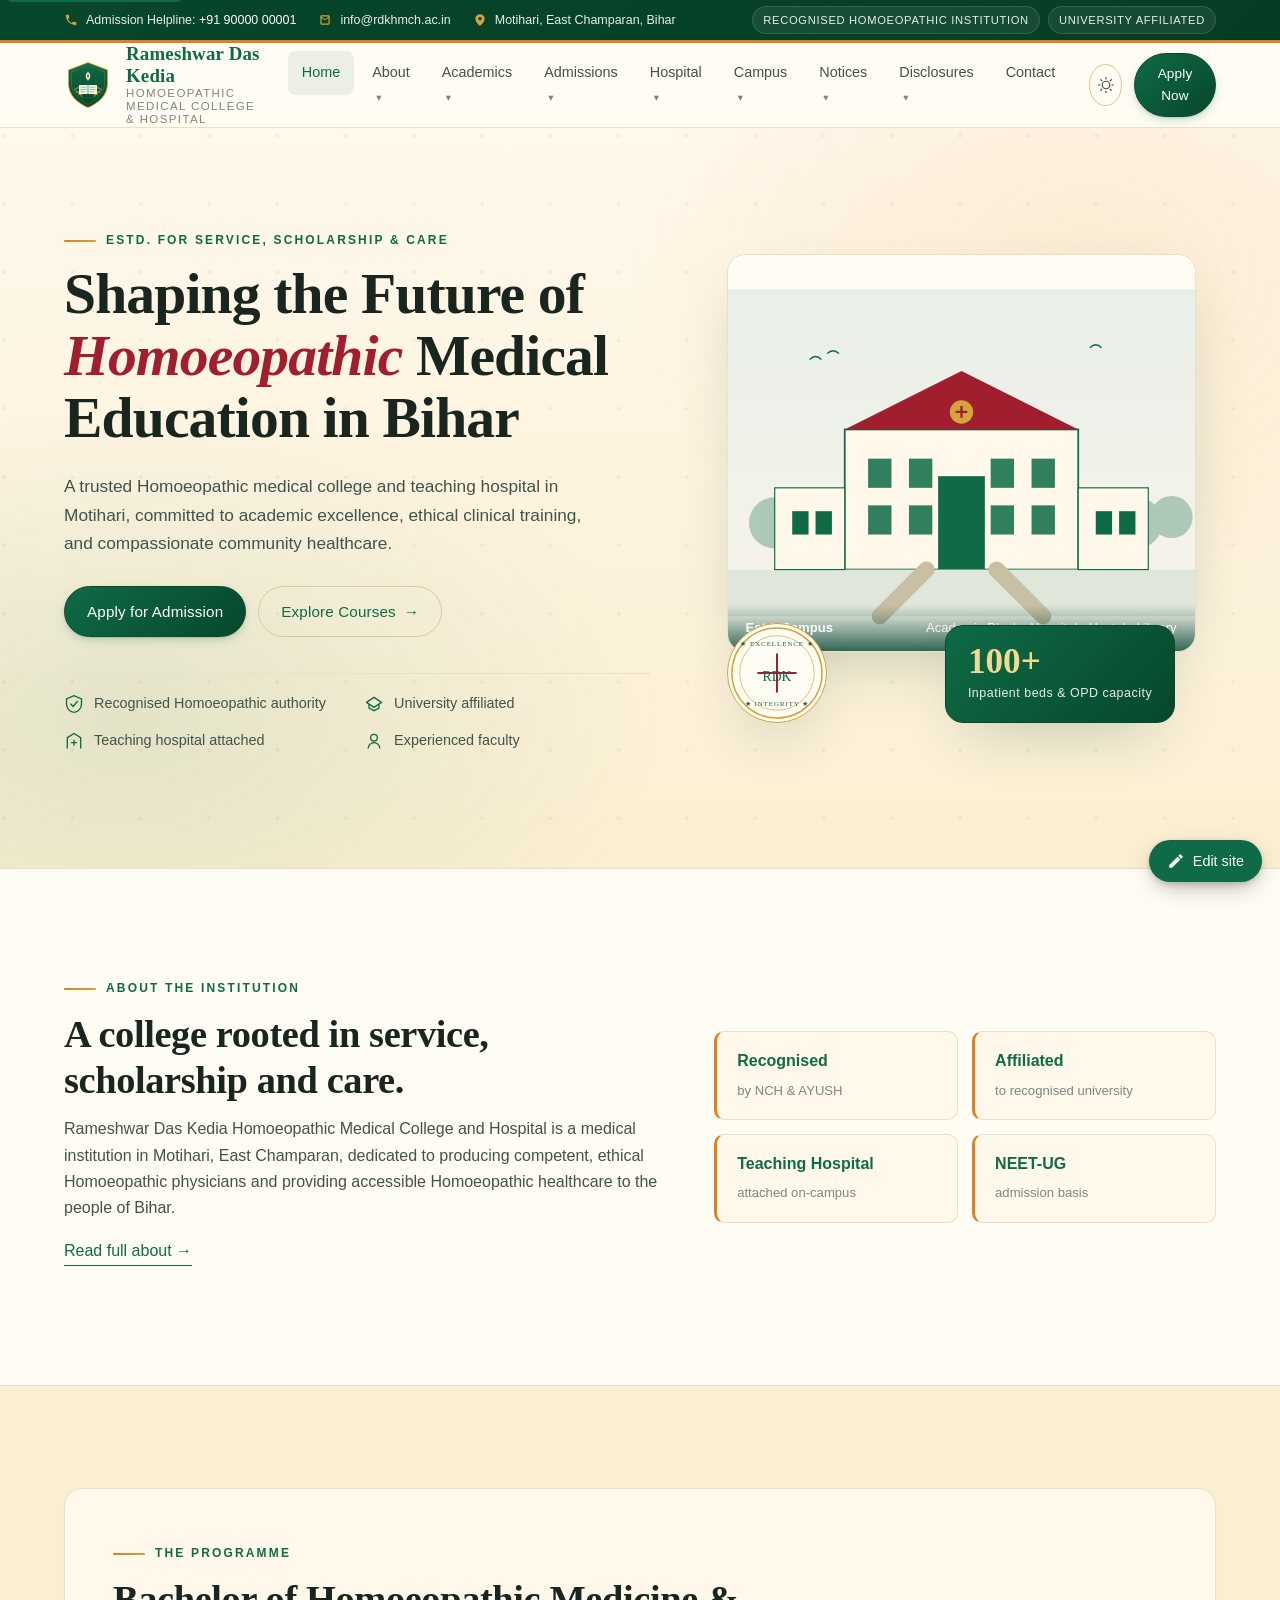
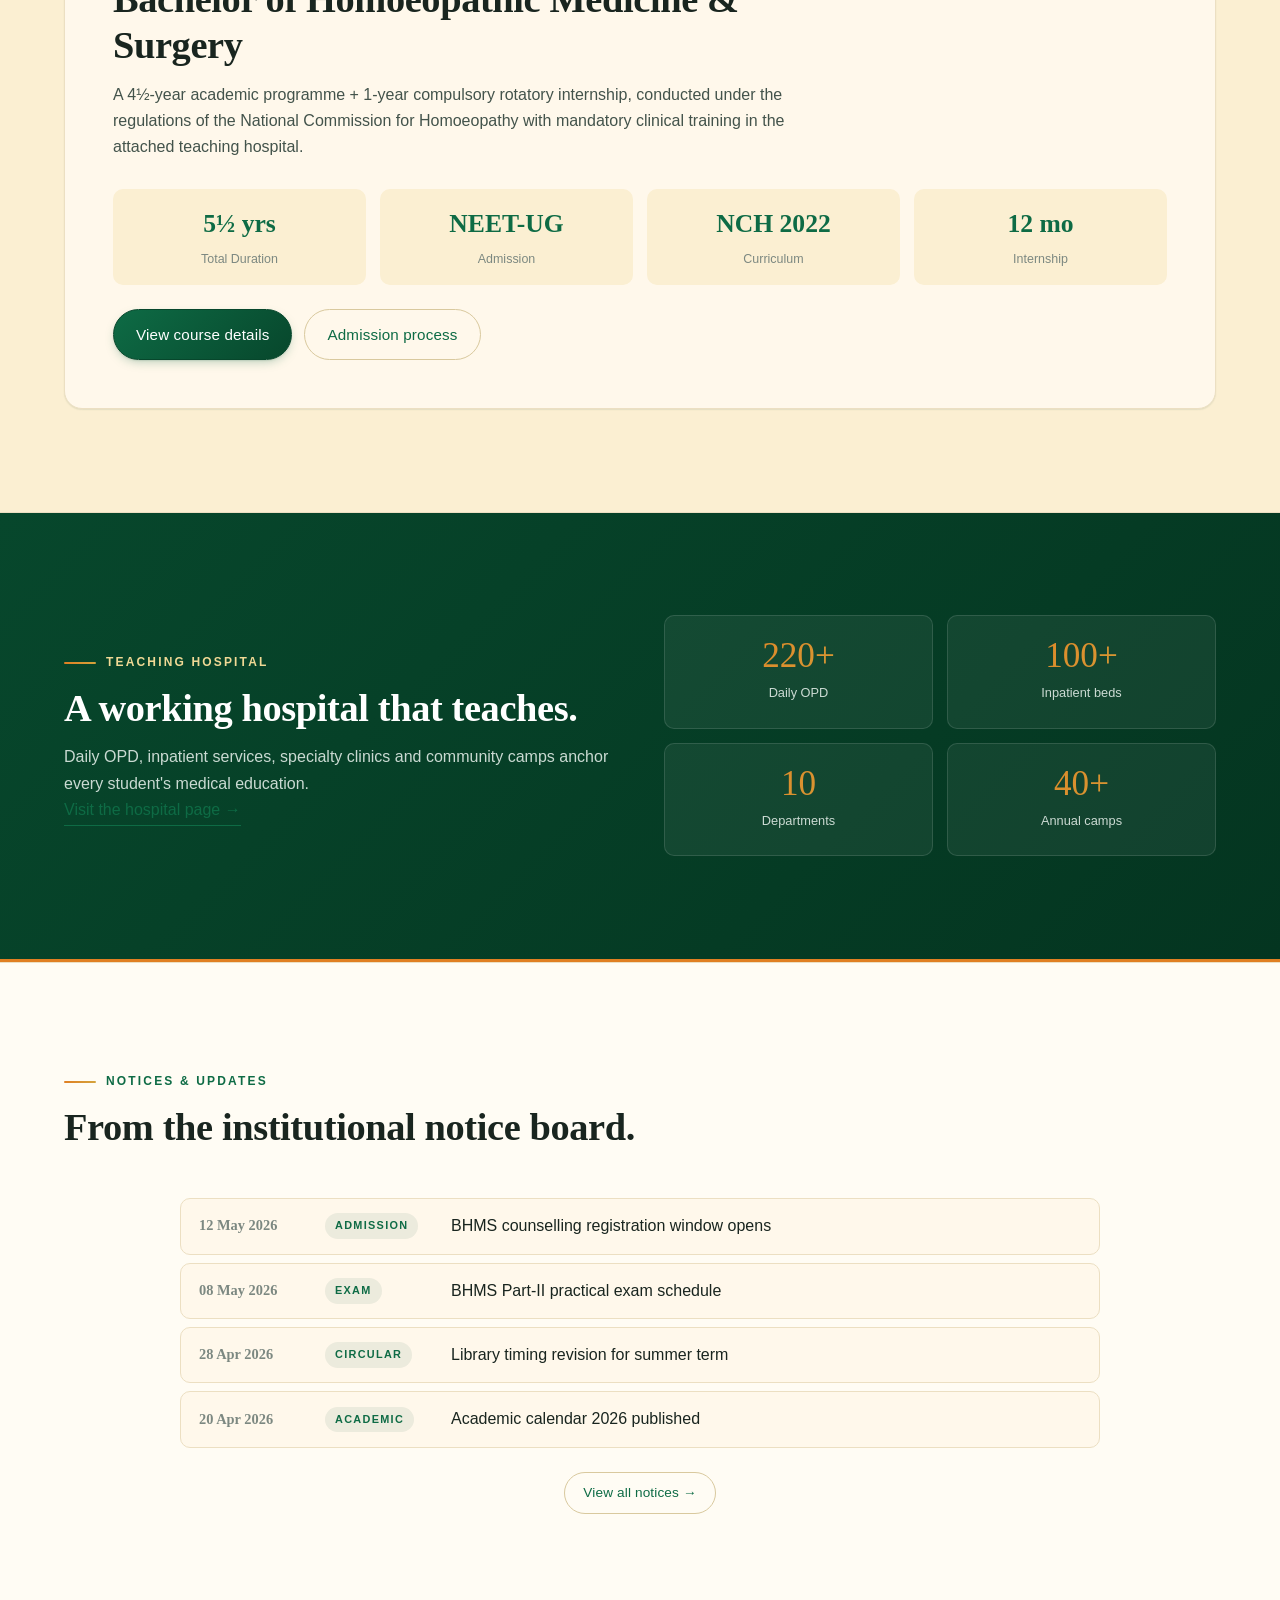
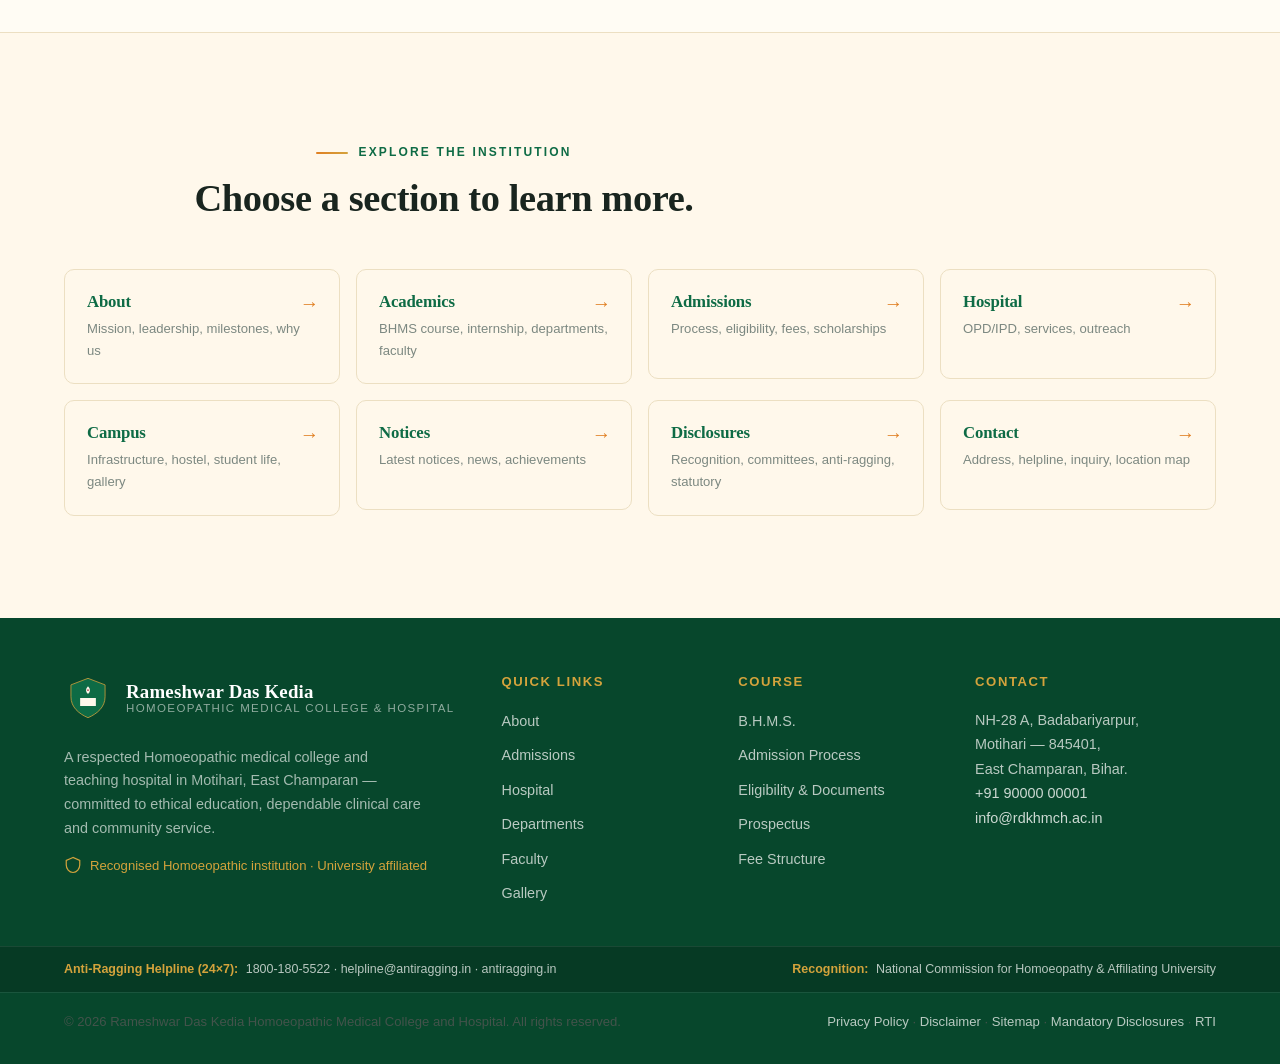
<file: index.html>
<!doctype html>
<html lang="en" data-theme="light">
<head>
  <meta charset="utf-8" />
  <meta name="viewport" content="width=device-width, initial-scale=1, viewport-fit=cover" />
  <meta name="theme-color" content="#0E6B45" />
  <title>Rameshwar Das Kedia Homoeopathic Medical College and Hospital — Motihari, Bihar</title>
  <meta name="description" content="Rameshwar Das Kedia Homoeopathic Medical College and Hospital, Motihari (East Champaran, Bihar) — a respected Homoeopathic medical college and teaching hospital offering the BHMS programme with attached hospital, clinical training, and community healthcare." />
  <meta name="keywords" content="Homoeopathic Medical College in Motihari, Homoeopathic Medical College in Bihar, BHMS Admission Bihar, Homoeopathic Hospital East Champaran, Homoeopathic Teaching Hospital, Medical College Motihari, Rameshwar Das Kedia Homoeopathic Medical College" />
  <meta name="author" content="Rameshwar Das Kedia Homoeopathic Medical College and Hospital" />

  <meta property="og:type" content="website" />
  <meta property="og:title" content="Rameshwar Das Kedia Homoeopathic Medical College and Hospital" />
  <meta property="og:description" content="A respected Homoeopathic medical college and teaching hospital in Motihari, East Champaran, Bihar — offering BHMS education, clinical training, and community healthcare." />
  <meta property="og:locale" content="en_IN" />

  <link rel="icon" type="image/svg+xml" href="assets/favicon.svg" />
  <link rel="stylesheet" href="assets/styles.css" />
  <link rel="stylesheet" href="assets/editor.css" />

  <script type="application/ld+json">
  {
    "@context": "https://schema.org",
    "@type": "CollegeOrUniversity",
    "name": "Rameshwar Das Kedia Homoeopathic Medical College and Hospital",
    "alternateName": "RDKHMCH Motihari",
    "url": "",
    "logo": "",
    "address": {
      "@type": "PostalAddress",
      "streetAddress": "NH-28 A, Badabariyarpur",
      "addressLocality": "Motihari",
      "postalCode": "845401",
      "addressRegion": "Bihar",
      "addressCountry": "IN"
    },
    "areaServed": "East Champaran, Bihar, India"
  }
  </script>
</head>
<body>

<a class="skip-link" href="#main">Skip to main content</a>

<!-- ============== TOP INFO BAR ============== -->
<div class="topbar" role="region" aria-label="Institution contact information">
  <div class="container topbar__inner">
    <ul class="topbar__list">
      <li><svg aria-hidden="true" viewBox="0 0 24 24" class="ic"><path d="M6.6 10.8a15 15 0 0 0 6.6 6.6l2.2-2.2a1 1 0 0 1 1-.25 11.4 11.4 0 0 0 3.6.57 1 1 0 0 1 1 1V20a1 1 0 0 1-1 1A17 17 0 0 1 3 4a1 1 0 0 1 1-1h3.5a1 1 0 0 1 1 1 11.4 11.4 0 0 0 .57 3.6 1 1 0 0 1-.25 1Z"/></svg><span>Admission Helpline: <strong>+91&nbsp;90000&nbsp;00001</strong></span></li>
      <li><svg aria-hidden="true" viewBox="0 0 24 24" class="ic"><path d="M4 6a2 2 0 0 1 2-2h12a2 2 0 0 1 2 2v12a2 2 0 0 1-2 2H6a2 2 0 0 1-2-2Zm2 0v.5l6 4 6-4V6Zm12 2.6-5.45 3.6a1 1 0 0 1-1.1 0L6 8.6V18h12Z"/></svg><span>info@rdkhmch.ac.in</span></li>
      <li><svg aria-hidden="true" viewBox="0 0 24 24" class="ic"><path d="M12 2a8 8 0 0 1 8 8c0 5.5-7 12-8 12s-8-6.5-8-12a8 8 0 0 1 8-8Zm0 5a3 3 0 1 0 0 6 3 3 0 0 0 0-6Z"/></svg><span>Motihari, East Champaran, Bihar</span></li>
    </ul>
    <div class="topbar__meta">
      <span class="badge badge--mute">Recognised Homoeopathic Institution</span>
      <span class="badge badge--mute">University Affiliated</span>
    </div>
  </div>
</div>

<!-- ============== HEADER / NAV ============== -->
<header class="site-header" id="siteHeader">
  <div class="container header__inner">
    <a href="#home" class="brand" aria-label="Rameshwar Das Kedia Homoeopathic Medical College and Hospital — Home">
      <span class="brand__crest" aria-hidden="true">
        <!-- Inline institutional crest -->
        <svg viewBox="0 0 64 64" width="48" height="48">
          <defs>
            <linearGradient id="crestG" x1="0" x2="0" y1="0" y2="1">
              <stop offset="0" stop-color="#0E6B45"/>
              <stop offset="1" stop-color="#07472C"/>
            </linearGradient>
          </defs>
          <path d="M32 2 L58 12 V30 C58 46 46 56 32 62 C18 56 6 46 6 30 V12 Z" fill="url(#crestG)" stroke="#D4A33C" stroke-width="1.2"/>
          <path d="M32 6 L54 14 V30 C54 44 43 53 32 58 C21 53 10 44 10 30 V14 Z" fill="none" stroke="#D4A33C" stroke-width=".5" opacity=".6"/>
          <!-- laurel -->
          <path d="M14 38 C18 42 22 44 24 48 M14 38 C16 36 19 35 22 36 M16 42 C18 41 21 41 23 42 M19 45 C20 44 22 44 24 45" fill="none" stroke="#D4A33C" stroke-width="1.1" stroke-linecap="round"/>
          <path d="M50 38 C46 42 42 44 40 48 M50 38 C48 36 45 35 42 36 M48 42 C46 41 43 41 41 42 M45 45 C44 44 42 44 40 45" fill="none" stroke="#D4A33C" stroke-width="1.1" stroke-linecap="round"/>
          <!-- open book -->
          <path d="M20 32 H32 V44 H20 Z M44 32 H32 V44 H44 Z" fill="#FFF8EB" opacity=".95"/>
          <path d="M32 32 V44" stroke="#0E6B45" stroke-width=".8"/>
          <path d="M22 35 H30 M22 38 H30 M22 41 H28 M34 35 H42 M34 38 H42 M34 41 H40" stroke="#0E6B45" stroke-width=".5"/>
          <!-- mortar/healing leaf above book -->
          <path d="M32 14 C28 18 28 22 32 26 C36 22 36 18 32 14 Z" fill="#FFF8EB"/>
          <path d="M32 14 V26" stroke="#0E6B45" stroke-width=".6"/>
          <circle cx="32" cy="20" r="1.2" fill="#A01E2E"/>
        </svg>
      </span>
      <span class="brand__text">
        <span class="brand__name">Rameshwar Das Kedia</span>
        <span class="brand__sub">Homoeopathic Medical College &amp; Hospital</span>
      </span>
    </a>

    <nav class="nav" id="primaryNav" aria-label="Primary">
      <ul>
        <li><a href="#home">Home</a></li>

        <li class="has-sub">
          <a href="#about" aria-haspopup="true" aria-expanded="false">About <span class="caret" aria-hidden="true">▾</span></a>
          <ul class="sub" role="menu">
            <li><a href="#about">Overview</a></li>
            <li><a href="#about/mission">Mission &amp; Vision</a></li>
            <li><a href="#about/messages">Chairman &amp; Principal</a></li>
            <li><a href="#about/why">Why Choose Us</a></li>
            <li><a href="#about/timeline">Milestones</a></li>
            <li><a href="#about/testimonials">Testimonials</a></li>
            <li><a href="#about/research">Research &amp; Outreach</a></li>
          </ul>
        </li>

        <li class="has-sub">
          <a href="#courses" aria-haspopup="true" aria-expanded="false">Academics <span class="caret" aria-hidden="true">▾</span></a>
          <ul class="sub" role="menu">
            <li><a href="#courses">BHMS Programme</a></li>
            <li><a href="#courses/internship">Internship Structure</a></li>
            <li><a href="#departments">Departments</a></li>
            <li><a href="#faculty">Faculty</a></li>
          </ul>
        </li>

        <li class="has-sub">
          <a href="#admissions" aria-haspopup="true" aria-expanded="false">Admissions <span class="caret" aria-hidden="true">▾</span></a>
          <ul class="sub" role="menu">
            <li><a href="#admissions">Admission Process</a></li>
            <li><a href="#admissions/documents">Documents Required</a></li>
            <li><a href="#admissions/scholarships">Scholarships &amp; Hostel</a></li>
            <li><a href="#admissions/inquiry">Inquiry Form</a></li>
          </ul>
        </li>

        <li class="has-sub">
          <a href="#hospital" aria-haspopup="true" aria-expanded="false">Hospital <span class="caret" aria-hidden="true">▾</span></a>
          <ul class="sub" role="menu">
            <li><a href="#hospital">Overview</a></li>
            <li><a href="#hospital/services">OPD / IPD &amp; Services</a></li>
            <li><a href="#hospital/community">Community Outreach</a></li>
          </ul>
        </li>

        <li class="has-sub">
          <a href="#campus" aria-haspopup="true" aria-expanded="false">Campus <span class="caret" aria-hidden="true">▾</span></a>
          <ul class="sub" role="menu">
            <li><a href="#campus">Infrastructure</a></li>
            <li><a href="#campus/student-life">Student Life</a></li>
            <li><a href="#campus/gallery">Gallery</a></li>
          </ul>
        </li>

        <li class="has-sub">
          <a href="#notices" aria-haspopup="true" aria-expanded="false">Notices <span class="caret" aria-hidden="true">▾</span></a>
          <ul class="sub" role="menu">
            <li><a href="#notices">Notice Board</a></li>
            <li><a href="#notices/news">News &amp; Events</a></li>
          </ul>
        </li>

        <li class="has-sub">
          <a href="#disclosures" aria-haspopup="true" aria-expanded="false">Disclosures <span class="caret" aria-hidden="true">▾</span></a>
          <ul class="sub" role="menu">
            <li><a href="#disclosures/recognition">Recognition &amp; Affiliation</a></li>
            <li><a href="#disclosures/committees">Statutory Committees</a></li>
            <li><a href="#disclosures/mandatory">Mandatory Disclosures</a></li>
            <li><a href="#disclosures/ragging">Anti-Ragging</a></li>
          </ul>
        </li>

        <li><a href="#contact">Contact</a></li>
      </ul>
    </nav>

    <div class="header__actions">
      <button class="theme-toggle" id="themeToggle" type="button" aria-label="Toggle dark mode" aria-pressed="false">
        <svg class="ic ic--sun" viewBox="0 0 24 24" aria-hidden="true"><path d="M12 4V2m0 20v-2m8-8h2M2 12h2m13.66-5.66 1.41-1.41M4.93 19.07l1.41-1.41m0-11.32L4.93 4.93m14.14 14.14-1.41-1.41M12 7a5 5 0 1 0 0 10 5 5 0 0 0 0-10Z" fill="none" stroke="currentColor" stroke-width="1.6" stroke-linecap="round"/></svg>
        <svg class="ic ic--moon" viewBox="0 0 24 24" aria-hidden="true"><path d="M21 13A9 9 0 1 1 11 3a7 7 0 0 0 10 10Z" fill="currentColor"/></svg>
      </button>
      <a href="#admissions" class="btn btn--primary btn--sm">Apply Now</a>
      <button class="menu-toggle" id="menuToggle" type="button" aria-label="Open menu" aria-expanded="false" aria-controls="primaryNav">
        <span></span><span></span><span></span>
      </button>
    </div>
  </div>
</header>

<main id="main">

<!-- ============== HERO ============== -->
<section class="hero" id="home" data-page="home">
  <div class="hero__bg" aria-hidden="true">
    <svg class="hero__pattern" viewBox="0 0 600 600" preserveAspectRatio="xMidYMid slice">
      <defs>
        <pattern id="dots" x="0" y="0" width="32" height="32" patternUnits="userSpaceOnUse">
          <circle cx="2" cy="2" r="1" fill="currentColor" opacity=".25"/>
        </pattern>
      </defs>
      <rect width="600" height="600" fill="url(#dots)"/>
    </svg>
  </div>
  <div class="container hero__grid">
    <div class="hero__content reveal">
      <p class="eyebrow"><span class="eyebrow__dash"></span> Estd. for service, scholarship &amp; care</p>
      <h1 class="hero__title">
        Shaping the Future of <em>Homoeopathic</em> Medical Education in Bihar
      </h1>
      <p class="hero__lede">
        A trusted Homoeopathic medical college and teaching hospital in Motihari, committed to academic excellence, ethical clinical training, and compassionate community healthcare.
      </p>
      <div class="hero__cta">
        <a href="#admissions" class="btn btn--primary">Apply for Admission</a>
        <a href="#courses" class="btn btn--ghost">Explore Courses <span aria-hidden="true">→</span></a>
      </div>
      <ul class="trust-strip" aria-label="Institutional credentials">
        <li><svg viewBox="0 0 24 24" class="ic" aria-hidden="true"><path d="M12 2 3 6v6c0 5 3.8 9.7 9 10 5.2-.3 9-5 9-10V6Z" fill="none" stroke="currentColor" stroke-width="1.6"/><path d="m8 12 3 3 5-6" fill="none" stroke="currentColor" stroke-width="1.6" stroke-linecap="round" stroke-linejoin="round"/></svg> Recognised Homoeopathic authority</li>
        <li><svg viewBox="0 0 24 24" class="ic" aria-hidden="true"><path d="M3 10 12 4l9 6-9 6Z" fill="none" stroke="currentColor" stroke-width="1.6" stroke-linejoin="round"/><path d="M6 12v5l6 3 6-3v-5" fill="none" stroke="currentColor" stroke-width="1.6"/></svg> University affiliated</li>
        <li><svg viewBox="0 0 24 24" class="ic" aria-hidden="true"><path d="M4 21V8l8-5 8 5v13" fill="none" stroke="currentColor" stroke-width="1.6"/><path d="M12 11v6m-3-3h6" stroke="currentColor" stroke-width="1.6" stroke-linecap="round"/></svg> Teaching hospital attached</li>
        <li><svg viewBox="0 0 24 24" class="ic" aria-hidden="true"><path d="M12 12a4 4 0 1 0 0-8 4 4 0 0 0 0 8Zm-7 9c0-3.9 3.1-7 7-7s7 3.1 7 7" fill="none" stroke="currentColor" stroke-width="1.6"/></svg> Experienced faculty</li>
      </ul>
    </div>

    <div class="hero__visual reveal">
      <div class="hero__card hero__card--main">
        <svg viewBox="0 0 400 280" class="illust" role="img" aria-label="Illustration of campus and teaching hospital">
          <defs>
            <linearGradient id="sky" x1="0" x2="0" y1="0" y2="1">
              <stop offset="0" stop-color="#e8efe9"/>
              <stop offset="1" stop-color="#f7f3e9"/>
            </linearGradient>
          </defs>
          <rect width="400" height="280" fill="url(#sky)"/>
          <!-- distant trees -->
          <g opacity=".3" fill="#0E6B45">
            <circle cx="40" cy="200" r="22"/><circle cx="70" cy="195" r="18"/><circle cx="350" cy="200" r="22"/><circle cx="380" cy="195" r="18"/>
          </g>
          <!-- main academic building -->
          <rect x="100" y="120" width="200" height="120" fill="#FFF8EB" stroke="#0E6B45" stroke-width="1.5"/>
          <polygon points="100,120 200,70 300,120" fill="#A01E2E"/>
          <rect x="180" y="160" width="40" height="80" fill="#0E6B45"/>
          <g fill="#0E6B45" opacity=".85">
            <rect x="120" y="145" width="20" height="25"/><rect x="155" y="145" width="20" height="25"/><rect x="225" y="145" width="20" height="25"/><rect x="260" y="145" width="20" height="25"/>
            <rect x="120" y="185" width="20" height="25"/><rect x="155" y="185" width="20" height="25"/><rect x="225" y="185" width="20" height="25"/><rect x="260" y="185" width="20" height="25"/>
          </g>
          <!-- pediment ornament -->
          <circle cx="200" cy="105" r="10" fill="#D4A33C"/>
          <path d="M195 105 h10 M200 100 v10" stroke="#A01E2E" stroke-width="2"/>
          <!-- ground -->
          <rect y="240" width="400" height="40" fill="#dfe6da"/>
          <!-- pathway -->
          <path d="M170 240 L130 280 M230 240 L270 280" stroke="#c9bfa3" stroke-width="14" stroke-linecap="round"/>
          <!-- side wing left -->
          <rect x="40" y="170" width="60" height="70" fill="#FFF8EB" stroke="#0E6B45"/>
          <rect x="55" y="190" width="14" height="20" fill="#0E6B45"/><rect x="75" y="190" width="14" height="20" fill="#0E6B45"/>
          <!-- side wing right -->
          <rect x="300" y="170" width="60" height="70" fill="#FFF8EB" stroke="#0E6B45"/>
          <rect x="315" y="190" width="14" height="20" fill="#0E6B45"/><rect x="335" y="190" width="14" height="20" fill="#0E6B45"/>
          <!-- birds -->
          <path d="M70 60 q5 -5 10 0 M85 55 q5 -5 10 0 M310 50 q5 -5 10 0" stroke="#0E6B45" fill="none" stroke-width="1.2"/>
        </svg>
        <div class="hero__cardfoot">
          <strong>Estd. Campus</strong>
          <span>Academic Block · Hospital · Hostel · Library</span>
        </div>
      </div>
      <div class="hero__card hero__card--stat">
        <span class="num">100+</span>
        <span class="lbl">Inpatient beds &amp; OPD capacity</span>
      </div>
      <div class="hero__card hero__card--seal" aria-hidden="true">
        <svg viewBox="0 0 100 100">
          <circle cx="50" cy="50" r="46" fill="none" stroke="#D4A33C" stroke-width="1.5"/>
          <circle cx="50" cy="50" r="38" fill="none" stroke="#D4A33C" stroke-width=".7"/>
          <text x="50" y="22" text-anchor="middle" font-size="7" fill="#0E6B45" font-family="serif" letter-spacing="1">★ EXCELLENCE ★</text>
          <text x="50" y="84" text-anchor="middle" font-size="7" fill="#0E6B45" font-family="serif" letter-spacing="1">★ INTEGRITY ★</text>
          <path d="M50 30 v40 M30 50 h40" stroke="#A01E2E" stroke-width="2"/>
          <text x="50" y="58" text-anchor="middle" font-size="14" font-family="serif" fill="#0E6B45">RDK</text>
        </svg>
      </div>
    </div>
  </div>
</section>

<!-- ============== HOME — SUMMARY SECTIONS ============== -->

<!-- Home: about teaser -->
<section class="section section--home-about" data-page="home">
  <div class="container">
    <div class="home-about reveal">
      <div class="home-about__text">
        <p class="eyebrow"><span class="eyebrow__dash"></span> About the Institution</p>
        <h2 class="section-title">A college rooted in service, scholarship and care.</h2>
        <p>Rameshwar Das Kedia Homoeopathic Medical College and Hospital is a medical institution in Motihari, East Champaran, dedicated to producing competent, ethical Homoeopathic physicians and providing accessible Homoeopathic healthcare to the people of Bihar.</p>
        <p><a href="#about" class="link-arrow">Read full about &rarr;</a></p>
      </div>
      <ul class="home-about__pills">
        <li><strong>Recognised</strong><span>by NCH &amp; AYUSH</span></li>
        <li><strong>Affiliated</strong><span>to recognised university</span></li>
        <li><strong>Teaching Hospital</strong><span>attached on-campus</span></li>
        <li><strong>NEET-UG</strong><span>admission basis</span></li>
      </ul>
    </div>
  </div>
</section>

<!-- Home: course preview -->
<section class="section section--home-course" data-page="home">
  <div class="container">
    <div class="home-course reveal">
      <div class="home-course__head">
        <p class="eyebrow"><span class="eyebrow__dash"></span> The Programme</p>
        <h2 class="section-title">Bachelor of Homoeopathic Medicine &amp; Surgery</h2>
        <p>A 4½-year academic programme + 1-year compulsory rotatory internship, conducted under the regulations of the National Commission for Homoeopathy with mandatory clinical training in the attached teaching hospital.</p>
      </div>
      <ul class="home-course__facts">
        <li><strong>5½ yrs</strong><span>Total Duration</span></li>
        <li><strong>NEET-UG</strong><span>Admission</span></li>
        <li><strong>NCH 2022</strong><span>Curriculum</span></li>
        <li><strong>12 mo</strong><span>Internship</span></li>
      </ul>
      <div class="home-course__cta">
        <a href="#courses" class="btn btn--primary">View course details</a>
        <a href="#admissions" class="btn btn--ghost">Admission process</a>
      </div>
    </div>
  </div>
</section>

<!-- Home: hospital strip -->
<section class="section section--home-hosp" data-page="home">
  <div class="container">
    <div class="home-hosp reveal">
      <div class="home-hosp__intro">
        <p class="eyebrow"><span class="eyebrow__dash"></span> Teaching Hospital</p>
        <h2 class="section-title">A working hospital that teaches.</h2>
        <p>Daily OPD, inpatient services, specialty clinics and community camps anchor every student's medical education.</p>
        <a href="#hospital" class="link-arrow">Visit the hospital page &rarr;</a>
      </div>
      <ul class="home-hosp__stats">
        <li><span class="num">220+</span><span class="lbl">Daily OPD</span></li>
        <li><span class="num">100+</span><span class="lbl">Inpatient beds</span></li>
        <li><span class="num">10</span><span class="lbl">Departments</span></li>
        <li><span class="num">40+</span><span class="lbl">Annual camps</span></li>
      </ul>
    </div>
  </div>
</section>

<!-- Home: latest notices preview -->
<section class="section section--home-notices" data-page="home">
  <div class="container">
    <div class="section-head reveal">
      <p class="eyebrow"><span class="eyebrow__dash"></span> Notices &amp; Updates</p>
      <h2 class="section-title">From the institutional notice board.</h2>
    </div>
    <ul class="home-notices reveal">
      <li><time datetime="2026-05-12">12 May 2026</time><span class="notice__cat">Admission</span><a href="#notices">BHMS counselling registration window opens</a></li>
      <li><time datetime="2026-05-08">08 May 2026</time><span class="notice__cat">Exam</span><a href="#notices">BHMS Part-II practical exam schedule</a></li>
      <li><time datetime="2026-04-28">28 Apr 2026</time><span class="notice__cat">Circular</span><a href="#notices">Library timing revision for summer term</a></li>
      <li><time datetime="2026-04-20">20 Apr 2026</time><span class="notice__cat">Academic</span><a href="#notices">Academic calendar 2026 published</a></li>
    </ul>
    <p class="center reveal" style="margin-top:24px"><a href="#notices" class="btn btn--ghost btn--sm">View all notices &rarr;</a></p>
  </div>
</section>

<!-- Home: explore strip -->
<section class="section section--home-explore" data-page="home">
  <div class="container">
    <div class="section-head reveal center">
      <p class="eyebrow"><span class="eyebrow__dash"></span> Explore the Institution</p>
      <h2 class="section-title">Choose a section to learn more.</h2>
    </div>
    <ul class="home-explore reveal">
      <li><a href="#about"><h3>About</h3><span>Mission, leadership, milestones, why us</span></a></li>
      <li><a href="#courses"><h3>Academics</h3><span>BHMS course, internship, departments, faculty</span></a></li>
      <li><a href="#admissions"><h3>Admissions</h3><span>Process, eligibility, fees, scholarships</span></a></li>
      <li><a href="#hospital"><h3>Hospital</h3><span>OPD/IPD, services, outreach</span></a></li>
      <li><a href="#campus"><h3>Campus</h3><span>Infrastructure, hostel, student life, gallery</span></a></li>
      <li><a href="#notices"><h3>Notices</h3><span>Latest notices, news, achievements</span></a></li>
      <li><a href="#disclosures"><h3>Disclosures</h3><span>Recognition, committees, anti-ragging, statutory</span></a></li>
      <li><a href="#contact"><h3>Contact</h3><span>Address, helpline, inquiry, location map</span></a></li>
    </ul>
  </div>
</section>

<!-- ============== ABOUT ============== -->
<!-- page header: about -->
<header class="page-header" data-page="about">
  <div class="container page-header__inner">
    <p class="breadcrumb"><a href="#home">Home</a><span class="sep">/</span><span>About</span></p>
    <h1>About the Institution</h1>
    <p>Mission, vision, leadership, milestones and the institution's sincere commitment to ethical Homoeopathic education.</p>
  </div>
</header>

<section class="section section--about" id="about" data-page="about">
  <div class="container">
    <div class="section-head reveal">
      <p class="eyebrow"><span class="eyebrow__dash"></span> About the Institution</p>
      <h2 class="section-title">A college rooted in service, scholarship, and care.</h2>
      <p class="section-lede">Rameshwar Das Kedia Homoeopathic Medical College and Hospital is a medical institution dedicated to producing competent, ethical Homoeopathic physicians and providing accessible, evidence-informed Homoeopathic healthcare to the people of East Champaran and beyond.</p>
    </div>

    <div class="about-grid">
      <article class="about-card reveal">
        <div class="about-card__icon" aria-hidden="true">
          <svg viewBox="0 0 24 24"><path d="M12 2 3 7v6c0 5 4 8 9 9 5-1 9-4 9-9V7Z" fill="none" stroke="currentColor" stroke-width="1.6"/></svg>
        </div>
        <h3>Our Mission</h3>
        <p>To deliver high-quality Homoeopathic medical education grounded in classical principles, modern scientific reasoning, and rigorous clinical training within an attached teaching hospital.</p>
      </article>

      <article class="about-card reveal">
        <div class="about-card__icon" aria-hidden="true">
          <svg viewBox="0 0 24 24"><path d="M2 12s4-7 10-7 10 7 10 7-4 7-10 7S2 12 2 12Z" fill="none" stroke="currentColor" stroke-width="1.6"/><circle cx="12" cy="12" r="3" fill="none" stroke="currentColor" stroke-width="1.6"/></svg>
        </div>
        <h3>Our Vision</h3>
        <p>To stand among India's most respected Homoeopathic teaching institutions — known for academic discipline, dependable clinical care, and meaningful service to rural and semi-urban communities.</p>
      </article>

      <article class="about-card reveal">
        <div class="about-card__icon" aria-hidden="true">
          <svg viewBox="0 0 24 24"><path d="M12 2 14 8h6l-5 4 2 7-7-4-7 4 2-7-5-4h6Z" fill="none" stroke="currentColor" stroke-width="1.6" stroke-linejoin="round"/></svg>
        </div>
        <h3>Core Values</h3>
        <p>Sincerity in learning, dignity in care, integrity in conduct, respect for the patient, and lifelong commitment to the Homoeopathic tradition and the public good.</p>
      </article>
    </div>

    <div class="message-grid" id="principal-message">
      <article class="message-card reveal">
        <p class="eyebrow">From the Chairman</p>
        <blockquote>
          “Our work is rooted in the conviction that healing is a privilege and teaching is a duty. We want every student who passes through our gates to leave as a careful clinician and a sincere human being.”
        </blockquote>
        <footer>
          <strong>Sri [Chairman Name]</strong>
          <span>Chairman, Governing Trust</span>
        </footer>
      </article>

      <article class="message-card reveal">
        <p class="eyebrow">From the Principal's Desk</p>
        <blockquote>
          “We bring together classical Homoeopathic scholarship, well-equipped laboratories, and a busy teaching hospital so that our students learn medicine the way it should be learnt — patient by patient, case by case.”
        </blockquote>
        <footer>
          <strong>Dr. [Principal Name]</strong>
          <span>Principal &amp; Medical Superintendent</span>
        </footer>
      </article>
    </div>

    <div class="timeline reveal" aria-label="Institutional milestones" id="milestones">
      <h3 class="timeline__title">A short institutional timeline</h3>
      <ol class="timeline__list">
        <li><span class="t-year">Year ____</span><span class="t-text">Establishment of the institution by the founding trust.</span></li>
        <li><span class="t-year">Year ____</span><span class="t-text">Recognition for the BHMS programme by the relevant Homoeopathic authority.</span></li>
        <li><span class="t-year">Year ____</span><span class="t-text">Academic expansion — additional departments and laboratory upgrades.</span></li>
        <li><span class="t-year">Year ____</span><span class="t-text">Strengthening of the attached teaching hospital and OPD services.</span></li>
        <li><span class="t-year">Year ____</span><span class="t-text">Launch of community outreach and rural health camps across East Champaran.</span></li>
      </ol>
    </div>
  </div>
</section>

<!-- ============== WHY CHOOSE US ============== -->
<section class="section section--why" id="why" data-page="about">
  <div class="container">
    <div class="section-head reveal">
      <p class="eyebrow"><span class="eyebrow__dash"></span> Why this institution</p>
      <h2 class="section-title">A measured, disciplined approach to medical education.</h2>
    </div>

    <div class="why-layout">
      <article class="why-focal reveal">
        <div class="why-focal__media" aria-hidden="true">
          <svg viewBox="0 0 600 380">
            <rect width="600" height="380" fill="#0E6B45"/>
            <g opacity=".15" fill="#D4A33C">
              <circle cx="100" cy="80" r="40"/><circle cx="500" cy="300" r="60"/><circle cx="300" cy="200" r="120"/>
            </g>
            <g fill="#FFF8EB">
              <text x="40" y="130" font-family="serif" font-size="42" font-style="italic">Hospital-based</text>
              <text x="40" y="180" font-family="serif" font-size="42" font-style="italic">clinical training</text>
              <text x="40" y="225" font-family="serif" font-size="42" font-style="italic">from day one.</text>
            </g>
            <line x1="40" y1="250" x2="120" y2="250" stroke="#D4A33C" stroke-width="2"/>
            <text x="40" y="280" font-family="sans-serif" font-size="14" fill="#FFF8EB" opacity=".85">Live OPD exposure · ward postings · case-based learning</text>
          </svg>
        </div>
        <div class="why-focal__body">
          <h3>Learning that begins at the bedside</h3>
          <p>A working teaching hospital, daily OPDs, and structured ward postings give students sustained exposure to real patients, real cases, and real clinical reasoning — supervised by senior Homoeopathic physicians.</p>
        </div>
      </article>

      <ul class="why-list">
        <li class="reveal"><h4>Qualified, Stable Faculty</h4><p>A core teaching faculty across pre-clinical, para-clinical and clinical departments, supported by visiting consultants.</p></li>
        <li class="reveal"><h4>Well-Equipped Infrastructure</h4><p>Demonstration rooms, laboratories, museum, herbal garden, library, seminar hall and digital learning support.</p></li>
        <li class="reveal"><h4>Mentorship &amp; Discipline</h4><p>Small-group mentorship, regular evaluation, and a culture that treats academic discipline as a clinical skill.</p></li>
        <li class="reveal"><h4>Service to the Community</h4><p>Regular rural health camps, public health awareness programmes and accessible OPD care for the people of East Champaran.</p></li>
        <li class="reveal"><h4>Ethical Practice</h4><p>Patient dignity, informed consent and honest record-keeping are taught alongside Materia Medica and Repertory.</p></li>
      </ul>
    </div>
  </div>
</section>

<!-- ============== RECOGNITION ============== -->
<!-- page header: disclosures -->
<header class="page-header" data-page="disclosures">
  <div class="container page-header__inner">
    <p class="breadcrumb"><a href="#home">Home</a><span class="sep">/</span><span>Disclosures</span></p>
    <h1>Mandatory Disclosures &amp; Statutory Information</h1>
    <p>Recognition documents, statutory committees, anti-ragging compliance and other public disclosures as required by NCH and applicable regulations.</p>
  </div>
</header>

<section class="section section--recog" id="recognition" data-page="disclosures">
  <div class="container">
    <div class="section-head reveal">
      <p class="eyebrow"><span class="eyebrow__dash"></span> Recognition · Approvals · Affiliation</p>
      <h2 class="section-title">Officially recognised, properly affiliated.</h2>
      <p class="section-lede">The institution operates under the statutory recognitions and affiliations required for Homoeopathic medical education in India. Verification documents are made available for stakeholders and regulatory reference.</p>
    </div>

    <div class="cert-grid">
      <article class="cert reveal">
        <div class="cert__seal" aria-hidden="true"><svg viewBox="0 0 60 60"><circle cx="30" cy="30" r="26" fill="none" stroke="currentColor" stroke-width="1.4"/><circle cx="30" cy="30" r="20" fill="none" stroke="currentColor" stroke-width=".6"/><text x="30" y="34" text-anchor="middle" font-family="serif" font-size="11" fill="currentColor">NCH</text></svg></div>
        <h3>National Commission for Homoeopathy</h3>
        <p>Recognition for the conduct of Homoeopathic medical education as per applicable regulations.</p>
        <a href="#" class="cert__link">Recognition letter (PDF) →</a>
      </article>

      <article class="cert reveal">
        <div class="cert__seal" aria-hidden="true"><svg viewBox="0 0 60 60"><circle cx="30" cy="30" r="26" fill="none" stroke="currentColor" stroke-width="1.4"/><circle cx="30" cy="30" r="20" fill="none" stroke="currentColor" stroke-width=".6"/><text x="30" y="34" text-anchor="middle" font-family="serif" font-size="9" fill="currentColor">AYUSH</text></svg></div>
        <h3>Ministry of AYUSH</h3>
        <p>Statutory permissions and approvals from the Ministry of AYUSH, Government of India.</p>
        <a href="#" class="cert__link">Approval letter (PDF) →</a>
      </article>

      <article class="cert reveal">
        <div class="cert__seal" aria-hidden="true"><svg viewBox="0 0 60 60"><circle cx="30" cy="30" r="26" fill="none" stroke="currentColor" stroke-width="1.4"/><circle cx="30" cy="30" r="20" fill="none" stroke="currentColor" stroke-width=".6"/><text x="30" y="34" text-anchor="middle" font-family="serif" font-size="9" fill="currentColor">UNIV.</text></svg></div>
        <h3>University Affiliation</h3>
        <p>Affiliated to the recognised university responsible for examination and degree conferment in Bihar.</p>
        <a href="#" class="cert__link">Affiliation letter (PDF) →</a>
      </article>

      <article class="cert reveal">
        <div class="cert__seal" aria-hidden="true"><svg viewBox="0 0 60 60"><circle cx="30" cy="30" r="26" fill="none" stroke="currentColor" stroke-width="1.4"/><circle cx="30" cy="30" r="20" fill="none" stroke="currentColor" stroke-width=".6"/><text x="30" y="34" text-anchor="middle" font-family="serif" font-size="9" fill="currentColor">GoB</text></svg></div>
        <h3>Government of Bihar — NoC</h3>
        <p>Required no-objection and operating permissions from the State Government for medical education and hospital services.</p>
        <a href="#" class="cert__link">NoC document (PDF) →</a>
      </article>

      <article class="cert reveal">
        <div class="cert__seal" aria-hidden="true"><svg viewBox="0 0 60 60"><circle cx="30" cy="30" r="26" fill="none" stroke="currentColor" stroke-width="1.4"/><circle cx="30" cy="30" r="20" fill="none" stroke="currentColor" stroke-width=".6"/><text x="30" y="34" text-anchor="middle" font-family="serif" font-size="9" fill="currentColor">BHMS</text></svg></div>
        <h3>Sanctioned Intake — BHMS</h3>
        <p>Annual sanctioned intake for the Bachelor of Homoeopathic Medicine and Surgery programme as per regulatory approval.</p>
        <a href="#" class="cert__link">Intake order (PDF) →</a>
      </article>

      <article class="cert reveal">
        <div class="cert__seal" aria-hidden="true"><svg viewBox="0 0 60 60"><circle cx="30" cy="30" r="26" fill="none" stroke="currentColor" stroke-width="1.4"/><circle cx="30" cy="30" r="20" fill="none" stroke="currentColor" stroke-width=".6"/><text x="30" y="34" text-anchor="middle" font-family="serif" font-size="8" fill="currentColor">COMPLY</text></svg></div>
        <h3>Academic Compliance</h3>
        <p>Annual compliance returns, infrastructure declarations, and faculty disclosures filed with the appropriate authorities.</p>
        <a href="#" class="cert__link">Compliance filings →</a>
      </article>
    </div>
  </div>
</section>

<!-- ============== COURSES ============== -->
<!-- page header: courses -->
<header class="page-header" data-page="courses">
  <div class="container page-header__inner">
    <p class="breadcrumb"><a href="#home">Home</a><span class="sep">/</span><span>Academics</span></p>
    <h1>BHMS Programme &amp; Internship</h1>
    <p>A 4½-year Bachelor of Homoeopathic Medicine &amp; Surgery programme followed by a 12-month compulsory rotatory internship — conducted as per NCH regulations.</p>
  </div>
</header>

<section class="section section--courses" id="courses" data-page="courses">
  <div class="container">
    <div class="section-head reveal">
      <p class="eyebrow"><span class="eyebrow__dash"></span> Courses Offered</p>
      <h2 class="section-title">A structured undergraduate Homoeopathic medical programme.</h2>
      <p class="section-lede">The BHMS programme is conducted as per the regulations of the National Commission for Homoeopathy and the affiliating university, with mandatory clinical training in the attached teaching hospital.</p>
    </div>

    <div class="course-grid course-grid--single">
      <article class="course reveal">
        <header class="course__head">
          <span class="course__badge">Undergraduate · NCH-regulated</span>
          <h3>Bachelor of Homoeopathic Medicine &amp; Surgery</h3>
          <p class="course__abbr">B.H.M.S.</p>
        </header>
        <dl class="course__meta">
          <div><dt>Duration</dt><dd>4½ years (academic) + 1 year compulsory rotatory internship</dd></div>
          <div><dt>Curriculum</dt><dd>As notified by the National Commission for Homoeopathy (NCH) under the BHMS Course Regulations, 2022</dd></div>
          <div><dt>Eligibility</dt><dd>10+2 with Physics, Chemistry &amp; Biology (PCB), minimum 50% aggregate (40% for SC/ST/OBC/PwD) and a valid NEET-UG score — as per NCH BHMS Admission Regulations</dd></div>
          <div><dt>Age Limit</dt><dd>Completed 17 years on or before 31 December of the year of admission</dd></div>
          <div><dt>Intake</dt><dd>As per the latest annual permission letter issued by NCH (Letter of Permission/LoP)</dd></div>
          <div><dt>Admission Basis</dt><dd>NEET-UG merit through State Counselling (BCECEB, Bihar) / Central AYUSH counselling (AACCC)</dd></div>
          <div><dt>Examinations</dt><dd>1st, 2nd, 3rd &amp; Final BHMS conducted by the affiliating university as per NCH curriculum</dd></div>
          <div><dt>Fee Structure</dt><dd>As notified for the academic session — see <a href="#disclosures">Mandatory Disclosures</a></dd></div>
          <div><dt>Career Path</dt><dd>Clinical practice (after BHMS &amp; State Board registration), hospital service, academia, public health and further studies</dd></div>
        </dl>
        <div class="course__cta">
          <a href="#admissions" class="btn btn--primary btn--sm">Admission Details</a>
          <a href="#" class="btn btn--ghost btn--sm">Download prospectus</a>
        </div>
      </article>
    </div>

    <!-- Internship — NCH BHMS Course Regulations, 12-month rotatory internship -->
    <div class="intern reveal" id="internship">
      <div class="intern__head">
        <p class="eyebrow"><span class="eyebrow__dash"></span> Compulsory Rotatory Internship</p>
        <h3>12-month structured internship as per NCH regulations</h3>
        <p class="muted">Awarded after passing all four Professional examinations. The intern is registered as a provisional medical practitioner with the State Board of Homoeopathic Medicine, Bihar, for the duration of training.</p>
      </div>
      <ul class="intern__grid">
        <li><strong>Practice of Medicine</strong><span>2 months · OPD &amp; IPD</span></li>
        <li><strong>Repertory</strong><span>2 months</span></li>
        <li><strong>Materia Medica</strong><span>1 month</span></li>
        <li><strong>Organon of Medicine</strong><span>1 month</span></li>
        <li><strong>Surgery (Homoeopathic management)</strong><span>1 month</span></li>
        <li><strong>Obstetrics &amp; Gynaecology</strong><span>1 month</span></li>
        <li><strong>Paediatrics</strong><span>1 month</span></li>
        <li><strong>Community Medicine / Rural Posting</strong><span>2 months · PHC / outreach</span></li>
        <li><strong>Pharmacy / Casualty</strong><span>1 month</span></li>
      </ul>
      <p class="intern__note"><svg class="ic" viewBox="0 0 24 24" aria-hidden="true"><path d="M12 2 3 6v6c0 5 3.8 9.7 9 10 5.2-.3 9-5 9-10V6Z" fill="none" stroke="currentColor" stroke-width="1.6"/></svg> Total = 12 months (52 weeks) of full-time clinical training, as prescribed by the National Commission for Homoeopathy. Detailed log books, attendance and rotation certificates are mandatory.</p>
    </div>
  </div>
</section>

<!-- ============== ADMISSIONS ============== -->
<!-- page header: admissions -->
<header class="page-header" data-page="admissions">
  <div class="container page-header__inner">
    <p class="breadcrumb"><a href="#home">Home</a><span class="sep">/</span><span>Admissions</span></p>
    <h1>Admission Process &amp; Inquiry</h1>
    <p>A clear, step-by-step admission journey through the recognised counselling process — eligibility, documents, fees, scholarships and contact.</p>
  </div>
</header>

<section class="section section--admissions" id="admissions" data-page="admissions">
  <div class="container">
    <div class="section-head reveal">
      <p class="eyebrow"><span class="eyebrow__dash"></span> Admissions</p>
      <h2 class="section-title">A clear, step-by-step admission journey.</h2>
      <p class="section-lede">Admissions are conducted strictly through the recognised counselling process. The steps below outline the typical journey from eligibility to commencement of classes.</p>
    </div>

    <div class="adm-grid">
      <ol class="steps">
        <li class="step reveal"><span class="step__num">01</span><div><h4>Check Eligibility</h4><p>10+2 with PCB and a valid NEET-UG result for BHMS.</p></div></li>
        <li class="step reveal"><span class="step__num">02</span><div><h4>Counselling Registration</h4><p>Register with the State / Central counselling authority.</p></div></li>
        <li class="step reveal"><span class="step__num">03</span><div><h4>Allotment to the College</h4><p>Receive seat allotment via the counselling authority.</p></div></li>
        <li class="step reveal"><span class="step__num">04</span><div><h4>Document Verification</h4><p>Report to the college with originals for verification.</p></div></li>
        <li class="step reveal"><span class="step__num">05</span><div><h4>Fee Payment</h4><p>Deposit the prescribed fee through approved channels.</p></div></li>
        <li class="step reveal"><span class="step__num">06</span><div><h4>Admission Confirmation</h4><p>Receive admission letter and identity card.</p></div></li>
        <li class="step reveal"><span class="step__num">07</span><div><h4>Commencement of Classes</h4><p>Orientation, hostel allotment and academic induction.</p></div></li>
      </ol>

      <aside class="adm-side reveal">
        <div class="adm-card" id="admission-docs">
          <h4>Documents required</h4>
          <ul class="checklist">
            <li>10th &amp; 12th mark sheets and certificates</li>
            <li>NEET-UG score card</li>
            <li>Counselling allotment letter</li>
            <li>Transfer / migration certificate</li>
            <li>Character certificate</li>
            <li>Domicile / category certificate (if applicable)</li>
            <li>Aadhaar &amp; recent passport-size photographs</li>
            <li>Medical fitness certificate</li>
          </ul>
        </div>

        <div class="adm-card adm-card--soft" id="admission-scholarships">
          <h4>Scholarships &amp; reservations</h4>
          <p>Reservations as per Government of Bihar / Government of India norms. Scholarship details for SC / ST / OBC / EWS categories are made available at the admission office.</p>
        </div>

        <div class="adm-card adm-card--soft">
          <h4>Hostel &amp; campus support</h4>
          <p>Separate hostel facilities for boys and girls with mess, security and academic study spaces. Transport assistance available on selected routes.</p>
        </div>

        <a href="#contact" class="btn btn--primary">Talk to the admission office</a>
        <a href="#" class="btn btn--ghost">Download prospectus (PDF)</a>
      </aside>
    </div>

    <!-- Inquiry form -->
    <form class="inquiry reveal" id="inquiryForm" novalidate>
      <h3>Admission inquiry</h3>
      <p class="inquiry__lede">Share your details and our admission office will get in touch.</p>
      <div class="grid">
        <label>Full Name<input type="text" name="name" autocomplete="name" required></label>
        <label>Mobile Number<input type="tel" name="phone" autocomplete="tel" inputmode="numeric" pattern="[0-9 +()-]{7,}" required></label>
        <label>Email<input type="email" name="email" autocomplete="email" required></label>
        <label>Course of Interest
          <select name="course" required>
            <option value="">Select a programme</option>
            <option>BHMS</option>
            <option>General inquiry</option>
          </select>
        </label>
        <label class="span-2">Message
          <textarea name="message" rows="4" placeholder="Briefly tell us about your eligibility and questions"></textarea>
        </label>
      </div>
      <div class="inquiry__actions">
        <button type="submit" class="btn btn--primary">Submit inquiry</button>
        <span class="form-status" id="formStatus" role="status" aria-live="polite"></span>
      </div>
    </form>
  </div>
</section>

<!-- ============== HOSPITAL ============== -->
<!-- page header: hospital -->
<header class="page-header" data-page="hospital">
  <div class="container page-header__inner">
    <p class="breadcrumb"><a href="#home">Home</a><span class="sep">/</span><span>Hospital</span></p>
    <h1>Teaching Hospital</h1>
    <p>A working Homoeopathic teaching hospital — daily OPD, inpatient services, specialty clinics and community health camps.</p>
  </div>
</header>

<section class="section section--hospital" id="hospital" data-page="hospital">
  <div class="container">
    <div class="section-head reveal">
      <p class="eyebrow"><span class="eyebrow__dash"></span> Teaching Hospital</p>
      <h2 class="section-title">A working hospital that teaches.</h2>
      <p class="section-lede">The attached Homoeopathic Hospital is the clinical heart of the institution — a daily OPD, inpatient services, specialty clinics and community camps that anchor every student's medical education. Bed strength, OPD load and clinical departments are maintained in accordance with the National Commission for Homoeopathy (NCH) Minimum Standard Requirements for a college with the sanctioned BHMS intake.</p>
    </div>

    <ul class="stats">
      <li class="stat reveal"><span class="stat__num" data-count="220">220+</span><span class="stat__lbl">Daily OPD footfall</span></li>
      <li class="stat reveal"><span class="stat__num" data-count="100">100+</span><span class="stat__lbl">Inpatient beds</span></li>
      <li class="stat reveal"><span class="stat__num" data-count="10">10</span><span class="stat__lbl">Clinical departments</span></li>
      <li class="stat reveal"><span class="stat__num" data-count="25">25+</span><span class="stat__lbl">Years of service</span></li>
      <li class="stat reveal"><span class="stat__num" data-count="40">40+</span><span class="stat__lbl">Annual health camps</span></li>
    </ul>

    <div class="hosp-grid" id="hospital-services">
      <article class="hosp reveal">
        <h3>OPD Services</h3>
        <p>General Homoeopathic OPD running through the week with senior physician supervision and student case-taking.</p>
      </article>
      <article class="hosp reveal">
        <h3>Inpatient (IPD)</h3>
        <p>Indoor wards for cases requiring monitored Homoeopathic care, supportive treatment and observation.</p>
      </article>
      <article class="hosp reveal">
        <h3>Specialty Clinics</h3>
        <p>Skin, joint &amp; arthritic disorders, paediatric, gynaecological, lifestyle and chronic disease clinics.</p>
      </article>
      <article class="hosp reveal">
        <h3>Pharmacy</h3>
        <p>In-house Homoeopathic pharmacy dispensing standard potencies, mother tinctures and combinations.</p>
      </article>
      <article class="hosp reveal">
        <h3>Diagnostic Support</h3>
        <p>Pathology and basic diagnostic services to aid clinical assessment and case documentation.</p>
      </article>
      <article class="hosp reveal">
        <h3>Community &amp; Outreach</h3>
        <p>Regular rural and urban camps, health awareness drives and observance of national health days.</p>
      </article>
    </div>

    <p class="hosp-philosophy reveal" id="hospital-community"><em>“Cure the patient — gently, rapidly, and permanently — with the least possible disturbance to the system.”</em><br><span>The classical Hahnemannian principle that guides every clinical decision in our hospital.</span></p>
  </div>
</section>

<!-- ============== DEPARTMENTS ============== -->
<!-- page header: departments -->
<header class="page-header" data-page="departments">
  <div class="container page-header__inner">
    <p class="breadcrumb"><a href="#home">Home</a><span class="sep">/</span><span>Academics</span></p>
    <h1>Academic Departments</h1>
    <p>Departments built around the BHMS curriculum, supported by laboratories, museum, herbal garden and clinical postings.</p>
  </div>
</header>

<section class="section section--depts" id="departments" data-page="departments">
  <div class="container">
    <div class="section-head reveal">
      <p class="eyebrow"><span class="eyebrow__dash"></span> Academic Departments</p>
      <h2 class="section-title">Departments built around the BHMS curriculum.</h2>
    </div>

    <div class="dept-list" id="deptList">
      <details class="dept reveal" open>
        <summary><span class="dept__name">Organon of Medicine</span><span class="dept__chev" aria-hidden="true">+</span></summary>
        <div class="dept__body">
          <p>Foundational teaching of Hahnemannian principles, philosophy of cure, and case-taking methodology — the conceptual spine of Homoeopathic practice.</p>
          <p class="dept__meta"><strong>Faculty:</strong> Head of Department + lecturers · <strong>Support:</strong> Seminar room &amp; case-discussion library</p>
        </div>
      </details>
      <details class="dept reveal">
        <summary><span class="dept__name">Homoeopathic Materia Medica</span><span class="dept__chev" aria-hidden="true">+</span></summary>
        <div class="dept__body"><p>Comparative and clinical study of Homoeopathic remedies, drug pictures, miasmatic relationships, and prescribing strategy.</p></div>
      </details>
      <details class="dept reveal">
        <summary><span class="dept__name">Repertory</span><span class="dept__chev" aria-hidden="true">+</span></summary>
        <div class="dept__body"><p>Systematic case analysis using Kent, Boericke, Boenninghausen and modern computer repertorisation.</p></div>
      </details>
      <details class="dept reveal">
        <summary><span class="dept__name">Practice of Medicine</span><span class="dept__chev" aria-hidden="true">+</span></summary>
        <div class="dept__body"><p>Clinical medicine across systems, integrated with Homoeopathic therapeutics and bedside teaching in the attached hospital.</p></div>
      </details>
      <details class="dept reveal">
        <summary><span class="dept__name">Homoeopathic Pharmacy</span><span class="dept__chev" aria-hidden="true">+</span></summary>
        <div class="dept__body"><p>Pharmacy practical training, drug standardisation principles, and pharmacopoeial preparation of Homoeopathic medicines.</p></div>
      </details>
      <details class="dept reveal">
        <summary><span class="dept__name">Anatomy</span><span class="dept__chev" aria-hidden="true">+</span></summary>
        <div class="dept__body"><p>Gross, surface and applied anatomy with dissection hall and well-stocked specimen museum.</p></div>
      </details>
      <details class="dept reveal">
        <summary><span class="dept__name">Physiology &amp; Biochemistry</span><span class="dept__chev" aria-hidden="true">+</span></summary>
        <div class="dept__body"><p>Functional understanding of the human body and clinical biochemistry essentials supported by laboratory practicals.</p></div>
      </details>
      <details class="dept reveal">
        <summary><span class="dept__name">Pathology &amp; Microbiology</span><span class="dept__chev" aria-hidden="true">+</span></summary>
        <div class="dept__body"><p>Disease processes, common laboratory investigations, and infection-related principles relevant to Homoeopathic clinical practice.</p></div>
      </details>
      <details class="dept reveal">
        <summary><span class="dept__name">Forensic Medicine &amp; Toxicology</span><span class="dept__chev" aria-hidden="true">+</span></summary>
        <div class="dept__body"><p>Medico-legal aspects of medical practice, toxicology, and the responsibilities of a registered Homoeopathic physician.</p></div>
      </details>
      <details class="dept reveal">
        <summary><span class="dept__name">Community Medicine</span><span class="dept__chev" aria-hidden="true">+</span></summary>
        <div class="dept__body"><p>Public health, epidemiology, and the role of Homoeopathy in community-level preventive and primary care — supported by field postings.</p></div>
      </details>
    </div>
  </div>
</section>

<!-- ============== FACULTY ============== -->
<!-- page header: faculty -->
<header class="page-header" data-page="faculty">
  <div class="container page-header__inner">
    <p class="breadcrumb"><a href="#home">Home</a><span class="sep">/</span><span>Academics</span></p>
    <h1>Faculty &amp; Leadership</h1>
    <p>A faculty of clinicians and teachers — registered with the State Board of Homoeopathic Medicine and approved by the National Commission for Homoeopathy.</p>
  </div>
</header>

<section class="section section--faculty" id="faculty" data-page="faculty">
  <div class="container">
    <div class="section-head reveal">
      <p class="eyebrow"><span class="eyebrow__dash"></span> Faculty &amp; Leadership</p>
      <h2 class="section-title">A faculty of clinicians and teachers.</h2>
      <p class="section-lede">Our faculty bring together academic discipline, clinical experience, and a commitment to mentoring the next generation of Homoeopathic physicians.</p>
    </div>

    <div class="faculty-grid">
      <article class="fac reveal">
        <div class="fac__photo" aria-hidden="true">
          <svg viewBox="0 0 100 100"><rect width="100" height="100" fill="#0E6B45"/><circle cx="50" cy="40" r="16" fill="#FFF8EB"/><path d="M20 90c4-16 18-22 30-22s26 6 30 22" fill="#FFF8EB"/></svg>
        </div>
        <h3>Dr. [Principal Name]</h3>
        <p class="fac__role">Principal &amp; Medical Superintendent</p>
        <p class="fac__qual">M.D. (Hom.) · 25+ yrs experience</p>
        <p class="fac__reg">Reg. No. [SBHM/____] · NCH Approved</p>
      </article>
      <article class="fac reveal">
        <div class="fac__photo" aria-hidden="true"><svg viewBox="0 0 100 100"><rect width="100" height="100" fill="#A01E2E"/><circle cx="50" cy="40" r="16" fill="#FFF8EB"/><path d="M20 90c4-16 18-22 30-22s26 6 30 22" fill="#FFF8EB"/></svg></div>
        <h3>Dr. [Faculty Name]</h3>
        <p class="fac__role">HoD — Organon of Medicine</p>
        <p class="fac__qual">M.D. (Hom.) Organon · 18+ yrs</p>
        <p class="fac__reg">Reg. No. [SBHM/____] · NCH Approved</p>
      </article>
      <article class="fac reveal">
        <div class="fac__photo" aria-hidden="true"><svg viewBox="0 0 100 100"><rect width="100" height="100" fill="#0E6B45"/><circle cx="50" cy="40" r="16" fill="#FFF8EB"/><path d="M20 90c4-16 18-22 30-22s26 6 30 22" fill="#FFF8EB"/></svg></div>
        <h3>Dr. [Faculty Name]</h3>
        <p class="fac__role">HoD — Materia Medica</p>
        <p class="fac__qual">M.D. (Hom.) Materia Medica · 15+ yrs</p>
        <p class="fac__reg">Reg. No. [SBHM/____] · NCH Approved</p>
      </article>
      <article class="fac reveal">
        <div class="fac__photo" aria-hidden="true"><svg viewBox="0 0 100 100"><rect width="100" height="100" fill="#128086"/><circle cx="50" cy="40" r="16" fill="#FFF8EB"/><path d="M20 90c4-16 18-22 30-22s26 6 30 22" fill="#FFF8EB"/></svg></div>
        <h3>Dr. [Faculty Name]</h3>
        <p class="fac__role">HoD — Repertory</p>
        <p class="fac__qual">M.D. (Hom.) Repertory · 14+ yrs</p>
        <p class="fac__reg">Reg. No. [SBHM/____] · NCH Approved</p>
      </article>
      <article class="fac reveal">
        <div class="fac__photo" aria-hidden="true"><svg viewBox="0 0 100 100"><rect width="100" height="100" fill="#A01E2E"/><circle cx="50" cy="40" r="16" fill="#FFF8EB"/><path d="M20 90c4-16 18-22 30-22s26 6 30 22" fill="#FFF8EB"/></svg></div>
        <h3>Dr. [Faculty Name]</h3>
        <p class="fac__role">HoD — Practice of Medicine</p>
        <p class="fac__qual">M.D. (Hom.) · 16+ yrs clinical</p>
        <p class="fac__reg">Reg. No. [SBHM/____] · NCH Approved</p>
      </article>
      <article class="fac reveal">
        <div class="fac__photo" aria-hidden="true"><svg viewBox="0 0 100 100"><rect width="100" height="100" fill="#0E6B45"/><circle cx="50" cy="40" r="16" fill="#FFF8EB"/><path d="M20 90c4-16 18-22 30-22s26 6 30 22" fill="#FFF8EB"/></svg></div>
        <h3>Dr. [Faculty Name]</h3>
        <p class="fac__role">HoD — Anatomy</p>
        <p class="fac__qual">M.S. Anatomy · 12+ yrs teaching</p>
        <p class="fac__reg">Reg. No. [____] · NCH Approved</p>
      </article>
      <article class="fac reveal">
        <div class="fac__photo" aria-hidden="true"><svg viewBox="0 0 100 100"><rect width="100" height="100" fill="#128086"/><circle cx="50" cy="40" r="16" fill="#FFF8EB"/><path d="M20 90c4-16 18-22 30-22s26 6 30 22" fill="#FFF8EB"/></svg></div>
        <h3>Dr. [Faculty Name]</h3>
        <p class="fac__role">HoD — Physiology &amp; Biochemistry</p>
        <p class="fac__qual">M.D. Physiology · 10+ yrs</p>
        <p class="fac__reg">Reg. No. [____] · NCH Approved</p>
      </article>
      <article class="fac reveal">
        <div class="fac__photo" aria-hidden="true"><svg viewBox="0 0 100 100"><rect width="100" height="100" fill="#A01E2E"/><circle cx="50" cy="40" r="16" fill="#FFF8EB"/><path d="M20 90c4-16 18-22 30-22s26 6 30 22" fill="#FFF8EB"/></svg></div>
        <h3>Dr. [Faculty Name]</h3>
        <p class="fac__role">Medical Officer</p>
        <p class="fac__qual">B.H.M.S. · OPD &amp; Wards</p>
        <p class="fac__reg">Reg. No. [SBHM/____]</p>
      </article>
    </div>
    <p class="muted center reveal">A complete directory of teaching, non-teaching and visiting faculty is available on request from the Principal's office.</p>
  </div>
</section>

<!-- ============== INFRASTRUCTURE ============== -->
<!-- page header: campus -->
<header class="page-header" data-page="campus">
  <div class="container page-header__inner">
    <p class="breadcrumb"><a href="#home">Home</a><span class="sep">/</span><span>Campus</span></p>
    <h1>Campus &amp; Student Life</h1>
    <p>Infrastructure, hostel, library, herbal garden, student activities and the wider life of the campus.</p>
  </div>
</header>

<section class="section section--infra" id="infrastructure" data-page="campus">
  <div class="container">
    <div class="section-head reveal">
      <p class="eyebrow"><span class="eyebrow__dash"></span> Campus Infrastructure</p>
      <h2 class="section-title">Spaces designed for serious learning.</h2>
    </div>

    <div class="infra-grid">
      <figure class="infra infra--lg reveal">
        <div class="infra__img" aria-hidden="true" style="background:linear-gradient(135deg,#0E6B45,#0a4530)">
          <svg viewBox="0 0 400 280"><rect x="40" y="60" width="320" height="180" fill="#FFF8EB" opacity=".95"/><rect x="40" y="60" width="320" height="30" fill="#A01E2E"/><g fill="#0E6B45"><rect x="60" y="110" width="60" height="80"/><rect x="140" y="110" width="60" height="80"/><rect x="220" y="110" width="60" height="80"/><rect x="300" y="110" width="40" height="80"/></g><g fill="#FFF8EB"><rect x="65" y="115" width="50" height="35"/><rect x="145" y="115" width="50" height="35"/><rect x="225" y="115" width="50" height="35"/></g></svg>
        </div>
        <figcaption><h3>Library &amp; Reading Hall</h3><p>Classical Homoeopathic literature, modern medical texts, Indian &amp; international journals, e-resources and a dedicated reading hall — maintained as per the NCH library norms (book titles, volumes, journal subscriptions and seating capacity declared in the Mandatory Disclosures).</p></figcaption>
      </figure>

      <figure class="infra reveal">
        <div class="infra__img" aria-hidden="true" style="background:linear-gradient(135deg,#A01E2E,#6E1620)">
          <svg viewBox="0 0 400 220"><circle cx="120" cy="110" r="60" fill="#FFF8EB" opacity=".9"/><rect x="180" y="70" width="180" height="80" fill="#FFF8EB" opacity=".9"/><rect x="200" y="90" width="20" height="40" fill="#A01E2E"/><rect x="240" y="90" width="20" height="40" fill="#A01E2E"/><rect x="280" y="90" width="20" height="40" fill="#A01E2E"/></svg>
        </div>
        <figcaption><h3>Laboratories</h3><p>Dedicated practical laboratories for Anatomy (with dissection hall &amp; museum), Physiology, Biochemistry, Pathology, Microbiology and Homoeopathic Pharmacy — equipped as per NCH Minimum Standard Requirements.</p></figcaption>
      </figure>

      <figure class="infra reveal">
        <div class="infra__img" aria-hidden="true" style="background:linear-gradient(135deg,#128086,#0E5D60)">
          <svg viewBox="0 0 400 220"><g fill="#FFF8EB" opacity=".9"><rect x="60" y="70" width="280" height="100"/></g><g fill="#128086"><rect x="80" y="90" width="40" height="20"/><rect x="80" y="120" width="40" height="20"/><rect x="80" y="150" width="40" height="15"/></g><circle cx="280" cy="120" r="35" fill="#0E6B45" opacity=".4"/></svg>
        </div>
        <figcaption><h3>Classrooms &amp; Seminar Hall</h3><p>Well-lit lecture theatres, demonstration rooms and a seminar hall for academic events.</p></figcaption>
      </figure>

      <figure class="infra reveal">
        <div class="infra__img" aria-hidden="true" style="background:linear-gradient(135deg,#0E6B45,#07472C)">
          <svg viewBox="0 0 400 220"><g fill="#D4A33C" opacity=".25"><circle cx="80" cy="180" r="40"/><circle cx="200" cy="180" r="50"/><circle cx="320" cy="180" r="40"/></g><g fill="#FFF8EB"><circle cx="80" cy="160" r="20"/><circle cx="200" cy="150" r="25"/><circle cx="320" cy="160" r="20"/></g></svg>
        </div>
        <figcaption><h3>Herbal Garden</h3><p>Living collection of medicinal plants used in Homoeopathic mother tincture preparation and teaching.</p></figcaption>
      </figure>

      <figure class="infra reveal">
        <div class="infra__img" aria-hidden="true" style="background:linear-gradient(135deg,#A01E2E,#5A0A14)">
          <svg viewBox="0 0 400 220"><rect x="60" y="60" width="280" height="120" fill="#FFF8EB" opacity=".9"/><g fill="#A01E2E"><rect x="80" y="80" width="40" height="40"/><rect x="140" y="80" width="40" height="40"/><rect x="200" y="80" width="40" height="40"/><rect x="260" y="80" width="40" height="40"/></g></svg>
        </div>
        <figcaption><h3>Hostel</h3><p>Separate accommodation for boys and girls with mess, study room, recreation and round-the-clock security.</p></figcaption>
      </figure>

      <figure class="infra reveal">
        <div class="infra__img" aria-hidden="true" style="background:linear-gradient(135deg,#128086,#0E6B45)">
          <svg viewBox="0 0 400 220"><rect x="40" y="100" width="320" height="60" fill="#FFF8EB"/><circle cx="100" cy="170" r="22" fill="#0E6B45"/><circle cx="300" cy="170" r="22" fill="#0E6B45"/><rect x="80" y="80" width="240" height="30" fill="#A01E2E"/></svg>
        </div>
        <figcaption><h3>Transport &amp; Canteen</h3><p>Campus transport on selected routes, hygienic canteen and student common spaces.</p></figcaption>
      </figure>
    </div>
  </div>
</section>

<!-- ============== STUDENT LIFE ============== -->
<section class="section section--life" id="student-life" data-page="campus">
  <div class="container">
    <div class="section-head reveal">
      <p class="eyebrow"><span class="eyebrow__dash"></span> Student Life</p>
      <h2 class="section-title">A campus where students grow as physicians and citizens.</h2>
    </div>
    <div class="life-grid">
      <article class="life reveal"><h3>Mentorship</h3><p>Faculty mentors guide academic progress, clinical learning and personal well-being.</p></article>
      <article class="life reveal"><h3>Workshops &amp; Seminars</h3><p>Regular CMEs, case-conferences and visiting-physician lectures.</p></article>
      <article class="life reveal"><h3>Cultural Activities</h3><p>Annual day, cultural festivals and inter-college academic events.</p></article>
      <article class="life reveal"><h3>Sports &amp; Wellness</h3><p>Indoor and outdoor sports facilities and student wellness initiatives.</p></article>
      <article class="life reveal"><h3>NSS &amp; Outreach</h3><p>Active student participation in rural camps, public health drives and observance days.</p></article>
      <article class="life reveal"><h3>Anti-Ragging Cell</h3><p>A strict, zero-tolerance anti-ragging environment with statutory committees and 24×7 helplines.</p></article>
      <article class="life reveal"><h3>Counselling Support</h3><p>Confidential academic and personal counselling for students who need help.</p></article>
      <article class="life reveal"><h3>Professional Development</h3><p>Soft-skills training, communication workshops and clinical-ethics sessions.</p></article>
    </div>
  </div>
</section>

<!-- ============== STATUTORY COMMITTEES (NCH / UGC / POSH) ============== -->
<section class="section section--committees" id="committees" data-page="disclosures">
  <div class="container">
    <div class="section-head reveal">
      <p class="eyebrow"><span class="eyebrow__dash"></span> Statutory Committees</p>
      <h2 class="section-title">Mandatory committees &amp; cells.</h2>
      <p class="section-lede">Constituted as per the regulations of the National Commission for Homoeopathy, the UGC (Curbing the Menace of Ragging) Regulations 2009, the Sexual Harassment of Women at Workplace (POSH) Act 2013, and the directives of the affiliating university. Member lists, contact details and minutes are maintained by the Principal's office and updated on this page.</p>
    </div>

    <div class="cmt-grid">
      <article class="cmt reveal">
        <h3>Anti-Ragging Committee</h3>
        <p>Constituted under UGC Regulations on Curbing the Menace of Ragging in Higher Educational Institutions, 2009.</p>
        <ul class="cmt__list">
          <li><span>Chairperson</span> Principal — Dr. [Name]</li>
          <li><span>Member (Faculty)</span> Dr. [Name]</li>
          <li><span>Member (Hospital)</span> Dr. [Name]</li>
          <li><span>Member (Hostel Warden)</span> [Name]</li>
          <li><span>Student Representative</span> [Name]</li>
          <li><span>Local Helpline</span> <a href="tel:+919000000004">+91&nbsp;90000&nbsp;00004</a></li>
        </ul>
      </article>

      <article class="cmt reveal">
        <h3>Anti-Ragging Squad</h3>
        <p>24×7 campus &amp; hostel monitoring squad authorised to take immediate action.</p>
        <ul class="cmt__list">
          <li><span>Convener</span> Dr. [Name]</li>
          <li><span>Members</span> 4 faculty, 2 wardens, 2 students</li>
          <li><span>Squad Helpline</span> <a href="tel:+919000000005">+91&nbsp;90000&nbsp;00005</a></li>
        </ul>
      </article>

      <article class="cmt reveal">
        <h3>Internal Complaints Committee (ICC)</h3>
        <p>Constituted under the Sexual Harassment of Women at Workplace (Prevention, Prohibition and Redressal) Act, 2013.</p>
        <ul class="cmt__list">
          <li><span>Presiding Officer</span> Dr. [Name] (Senior woman faculty)</li>
          <li><span>Members</span> 2 faculty, 1 non-teaching, 1 student rep</li>
          <li><span>External Member</span> [NGO / Lawyer name]</li>
          <li><span>Email</span> <a href="mailto:icc@rdkhmch.ac.in">icc@rdkhmch.ac.in</a></li>
        </ul>
      </article>

      <article class="cmt reveal">
        <h3>Grievance Redressal Committee</h3>
        <p>Receives and resolves student / staff grievances on academic, administrative and related matters.</p>
        <ul class="cmt__list">
          <li><span>Chairperson</span> Vice-Principal / Senior Faculty</li>
          <li><span>Members</span> 3 faculty, 1 student rep</li>
          <li><span>Email</span> <a href="mailto:grievance@rdkhmch.ac.in">grievance@rdkhmch.ac.in</a></li>
        </ul>
      </article>

      <article class="cmt reveal">
        <h3>SC / ST Cell</h3>
        <p>Safeguards the interests of students and employees from Scheduled Castes and Scheduled Tribes.</p>
        <ul class="cmt__list">
          <li><span>Liaison Officer</span> Dr. [Name]</li>
          <li><span>Members</span> 2 faculty, 1 student rep</li>
        </ul>
      </article>

      <article class="cmt reveal">
        <h3>Curriculum &amp; Academic Committee</h3>
        <p>Implements the BHMS curriculum and assessment scheme as notified by NCH and the affiliating university.</p>
        <ul class="cmt__list">
          <li><span>Chairperson</span> Principal</li>
          <li><span>Members</span> Heads of all academic departments</li>
        </ul>
      </article>

      <article class="cmt reveal">
        <h3>Hospital Infection Control Committee</h3>
        <p>Oversees infection prevention, biomedical waste management and patient safety in the teaching hospital.</p>
        <ul class="cmt__list">
          <li><span>Chairperson</span> Medical Superintendent</li>
          <li><span>Members</span> Pathologist, Nursing Head, Pharmacist, Sanitation Officer</li>
        </ul>
      </article>

      <article class="cmt reveal">
        <h3>Institutional Ethics Committee (Research)</h3>
        <p>Reviews and approves all human / clinical research, dissertations and case-series originating from the institution.</p>
        <ul class="cmt__list">
          <li><span>Chairperson</span> Senior external clinician</li>
          <li><span>Members</span> Multidisciplinary panel including legal &amp; lay members</li>
        </ul>
      </article>

      <article class="cmt reveal">
        <h3>Internal Quality Assurance Cell (IQAC)</h3>
        <p>Monitors academic and administrative quality benchmarks and drives continuous improvement.</p>
        <ul class="cmt__list">
          <li><span>Coordinator</span> Dr. [Name]</li>
          <li><span>Members</span> Faculty, administration &amp; external academic expert</li>
        </ul>
      </article>

      <article class="cmt reveal">
        <h3>Library &amp; Examination Committees</h3>
        <p>Library Committee oversees collection development &amp; access. Examination Committee coordinates the conduct of internal &amp; university examinations.</p>
        <ul class="cmt__list">
          <li><span>Library In-charge</span> Dr. [Name]</li>
          <li><span>Examination In-charge</span> Dr. [Name]</li>
        </ul>
      </article>
    </div>

    <!-- Anti-ragging national helpline strip -->
    <aside class="ragging" role="note" id="ragging-anchor">
      <div class="ragging__icon" aria-hidden="true">
        <svg viewBox="0 0 24 24"><path d="M12 2 3 6v6c0 5 3.8 9.7 9 10 5.2-.3 9-5 9-10V6Z" fill="none" stroke="currentColor" stroke-width="1.6"/><path d="M12 8v5m0 3v.1" stroke="currentColor" stroke-width="2" stroke-linecap="round"/></svg>
      </div>
      <div>
        <h3>Ragging is a criminal and cognisable offence.</h3>
        <p>This institution maintains zero tolerance towards ragging in any form. Affected students may contact the National Anti-Ragging Helpline (24×7) — toll-free <strong>1800-180-5522</strong> · email <a href="mailto:helpline@antiragging.in">helpline@antiragging.in</a> · web <a href="https://www.antiragging.in" target="_blank" rel="noopener">antiragging.in</a>. Every student and parent must submit the online anti-ragging undertaking at <a href="https://www.antiragging.in" target="_blank" rel="noopener">antiragging.in</a> at the time of admission.</p>
      </div>
    </aside>
  </div>
</section>

<!-- ============== NOTICES ============== -->
<!-- page header: notices -->
<header class="page-header" data-page="notices">
  <div class="container page-header__inner">
    <p class="breadcrumb"><a href="#home">Home</a><span class="sep">/</span><span>Notices</span></p>
    <h1>Notices, News &amp; Events</h1>
    <p>Institutional notice board, examination updates, circulars, events, achievements and outreach activity.</p>
  </div>
</header>

<section class="section section--notices" id="notices" data-page="notices">
  <div class="container">
    <div class="section-head reveal">
      <p class="eyebrow"><span class="eyebrow__dash"></span> Notices &amp; Announcements</p>
      <h2 class="section-title">The institutional notice board.</h2>
    </div>

    <div class="notice-toolbar reveal" role="tablist" aria-label="Notice categories">
      <button class="chip chip--active" data-filter="all" role="tab" aria-selected="true">All</button>
      <button class="chip" data-filter="exam" role="tab">Exam</button>
      <button class="chip" data-filter="counselling" role="tab">Counselling</button>
      <button class="chip" data-filter="academic" role="tab">Academic</button>
      <button class="chip" data-filter="circular" role="tab">Circular</button>
      <button class="chip" data-filter="holiday" role="tab">Holiday</button>
      <button class="chip" data-filter="result" role="tab">Result</button>
      <button class="chip" data-filter="admission" role="tab">Admission</button>
    </div>

    <ul class="notices reveal" id="noticeList">
      <li class="notice" data-cat="admission"><time datetime="2026-05-12">12 May 2026</time><span class="notice__cat">Admission</span><a href="#"><h3>BHMS counselling registration window opens</h3><p>Round-1 counselling registration begins for the new academic session.</p></a><span class="notice__dl" aria-hidden="true">↓</span></li>
      <li class="notice" data-cat="exam"><time datetime="2026-05-08">08 May 2026</time><span class="notice__cat">Exam</span><a href="#"><h3>BHMS Part-II practical exam schedule</h3><p>Subject-wise schedule and seating arrangement notified.</p></a><span class="notice__dl">↓</span></li>
      <li class="notice" data-cat="circular"><time datetime="2026-04-28">28 Apr 2026</time><span class="notice__cat">Circular</span><a href="#"><h3>Library timing revision for summer term</h3><p>Revised reading-hall and issue-counter hours.</p></a><span class="notice__dl">↓</span></li>
      <li class="notice" data-cat="academic"><time datetime="2026-04-20">20 Apr 2026</time><span class="notice__cat">Academic</span><a href="#"><h3>Academic calendar 2026 — published</h3><p>Term dates, internal assessments and study leave.</p></a><span class="notice__dl">↓</span></li>
      <li class="notice" data-cat="result"><time datetime="2026-04-15">15 Apr 2026</time><span class="notice__cat">Result</span><a href="#"><h3>BHMS Part-I theory result declared</h3><p>Result available at the examination cell.</p></a><span class="notice__dl">↓</span></li>
      <li class="notice" data-cat="counselling"><time datetime="2026-04-05">05 Apr 2026</time><span class="notice__cat">Counselling</span><a href="#"><h3>State counselling — document checklist</h3><p>List of original documents required at reporting.</p></a><span class="notice__dl">↓</span></li>
      <li class="notice" data-cat="holiday"><time datetime="2026-03-28">28 Mar 2026</time><span class="notice__cat">Holiday</span><a href="#"><h3>Holiday list — 2026 academic year</h3><p>List of declared holidays for students and staff.</p></a><span class="notice__dl">↓</span></li>
      <li class="notice" data-cat="academic"><time datetime="2026-03-15">15 Mar 2026</time><span class="notice__cat">Academic</span><a href="#"><h3>Internal assessment schedule</h3><p>Department-wise IA schedule for current term.</p></a><span class="notice__dl">↓</span></li>
    </ul>

    <div class="center reveal"><a href="#" class="btn btn--ghost">View all notices →</a></div>
  </div>
</section>

<!-- ============== NEWS / EVENTS ============== -->
<section class="section section--news" id="news" data-page="notices">
  <div class="container">
    <div class="section-head reveal">
      <p class="eyebrow"><span class="eyebrow__dash"></span> News, Events &amp; Achievements</p>
      <h2 class="section-title">From the campus and the community.</h2>
    </div>
    <div class="news-grid">
      <article class="news reveal"><span class="news__tag">Camp</span><h3>Free OPD camp at Badabariyarpur Panchayat</h3><p>Over 300 patients seen across general OPD, paediatric and joint-pain clinics.</p><time>April 2026</time></article>
      <article class="news reveal"><span class="news__tag">Seminar</span><h3>CME on Materia Medica of Acute Respiratory Cases</h3><p>State-level CME with visiting Homoeopathic physicians and student case-presentations.</p><time>March 2026</time></article>
      <article class="news reveal"><span class="news__tag">Achievement</span><h3>Student paper recognised at regional convention</h3><p>Final-year student presentation acknowledged at a regional Homoeopathic convention.</p><time>February 2026</time></article>
      <article class="news reveal"><span class="news__tag">Awareness</span><h3>World Homoeopathy Day observance</h3><p>Public lecture, free OPD and student talks on the legacy of Hahnemann.</p><time>10 Apr 2026</time></article>
      <article class="news reveal"><span class="news__tag">Inspection</span><h3>Statutory academic inspection — completed</h3><p>Routine inspection by the affiliating authority concluded with positive observations.</p><time>January 2026</time></article>
      <article class="news reveal"><span class="news__tag">Outreach</span><h3>Anaemia screening drive — adolescent girls</h3><p>Joint outreach with the District Health Society at neighbouring schools.</p><time>December 2025</time></article>
    </div>
  </div>
</section>

<!-- ============== TESTIMONIALS ============== -->
<section class="section section--testi" id="testimonials" data-page="about">
  <div class="container">
    <div class="section-head reveal">
      <p class="eyebrow"><span class="eyebrow__dash"></span> Voices from the Institution</p>
      <h2 class="section-title">What our students, alumni and patients say.</h2>
    </div>

    <div class="testi" id="testiCarousel" aria-label="Testimonials carousel">
      <div class="testi__track" id="testiTrack">
        <article class="t-card" aria-hidden="false">
          <p>“The OPD postings here changed how I see a patient. By internship, you have already taken hundreds of cases — and that confidence stays for life.”</p>
          <footer><strong>Aman K.</strong> · Final-year BHMS student</footer>
        </article>
        <article class="t-card" aria-hidden="true">
          <p>“My daughter joined this college and we found the campus disciplined and the faculty approachable. As parents, that meant a lot to us.”</p>
          <footer><strong>Smt. Suman Devi</strong> · Parent</footer>
        </article>
        <article class="t-card" aria-hidden="true">
          <p>“I have been visiting the OPD for years. The doctors listen patiently, and the medicines have helped my joint pain when nothing else did.”</p>
          <footer><strong>Sri Ram Naresh</strong> · Patient, Motihari</footer>
        </article>
        <article class="t-card" aria-hidden="true">
          <p>“The classical foundation I received here — Organon, Materia Medica, Repertory — is what carries my private practice every single day.”</p>
          <footer><strong>Dr. Priya S.</strong> · Alumna, BHMS</footer>
        </article>
      </div>
      <div class="testi__controls">
        <button class="t-btn" id="tPrev" type="button" aria-label="Previous testimonial">←</button>
        <div class="t-dots" id="tDots" role="tablist"></div>
        <button class="t-btn" id="tNext" type="button" aria-label="Next testimonial">→</button>
      </div>
    </div>
  </div>
</section>

<!-- ============== GALLERY ============== -->
<section class="section section--gallery" id="gallery" data-page="campus">
  <div class="container">
    <div class="section-head reveal">
      <p class="eyebrow"><span class="eyebrow__dash"></span> Gallery</p>
      <h2 class="section-title">Glimpses of campus, hospital and community.</h2>
    </div>

    <div class="gallery">
      <figure class="g g--tall reveal" style="--c:#0E6B45"><svg viewBox="0 0 300 400"><rect width="300" height="400" fill="#0E6B45"/><rect x="40" y="60" width="220" height="300" fill="#FFF8EB"/><rect x="40" y="60" width="220" height="40" fill="#A01E2E"/><g fill="#0E6B45"><rect x="60" y="120" width="40" height="50"/><rect x="120" y="120" width="40" height="50"/><rect x="180" y="120" width="40" height="50"/><rect x="60" y="200" width="40" height="50"/><rect x="120" y="200" width="40" height="50"/><rect x="180" y="200" width="40" height="50"/></g></svg><figcaption>Academic block</figcaption></figure>
      <figure class="g reveal" style="--c:#A01E2E"><svg viewBox="0 0 300 220"><rect width="300" height="220" fill="#A01E2E"/><rect x="50" y="50" width="200" height="140" fill="#FFF8EB"/><path d="M150 80 v60 M120 110 h60" stroke="#A01E2E" stroke-width="14" stroke-linecap="round"/></svg><figcaption>Hospital wing</figcaption></figure>
      <figure class="g reveal" style="--c:#128086"><svg viewBox="0 0 300 220"><rect width="300" height="220" fill="#128086"/><g fill="#FFF8EB"><circle cx="80" cy="180" r="50"/><circle cx="180" cy="180" r="60"/><circle cx="260" cy="180" r="40"/></g><g fill="#0E6B45" opacity=".5"><circle cx="80" cy="160" r="20"/><circle cx="180" cy="150" r="25"/><circle cx="260" cy="160" r="18"/></g></svg><figcaption>Herbal garden</figcaption></figure>
      <figure class="g g--wide reveal" style="--c:#0E6B45"><svg viewBox="0 0 600 220"><rect width="600" height="220" fill="#0E6B45"/><rect x="40" y="40" width="520" height="140" fill="#FFF8EB"/><g fill="#0E6B45"><rect x="60" y="60" width="100" height="100"/><rect x="180" y="60" width="100" height="100"/><rect x="300" y="60" width="100" height="100"/><rect x="420" y="60" width="120" height="100"/></g></svg><figcaption>Library reading hall</figcaption></figure>
      <figure class="g reveal" style="--c:#A01E2E"><svg viewBox="0 0 300 220"><rect width="300" height="220" fill="#A01E2E"/><rect x="40" y="80" width="220" height="100" fill="#FFF8EB"/><circle cx="100" cy="130" r="22" fill="#0E6B45"/><circle cx="200" cy="130" r="22" fill="#0E6B45"/></svg><figcaption>Outreach camp</figcaption></figure>
      <figure class="g reveal" style="--c:#128086"><svg viewBox="0 0 300 220"><rect width="300" height="220" fill="#128086"/><rect x="50" y="60" width="200" height="120" fill="#FFF8EB"/><g fill="#128086"><circle cx="120" cy="120" r="14"/><circle cx="180" cy="120" r="14"/><rect x="100" y="140" width="100" height="20"/></g></svg><figcaption>Pathology lab</figcaption></figure>
      <figure class="g g--wide reveal" style="--c:#0E6B45"><svg viewBox="0 0 600 220"><rect width="600" height="220" fill="#0E6B45"/><g fill="#FFF8EB"><circle cx="120" cy="120" r="40"/><circle cx="240" cy="120" r="40"/><circle cx="360" cy="120" r="40"/><circle cx="480" cy="120" r="40"/></g><g fill="#0E6B45"><circle cx="120" cy="110" r="14"/><circle cx="240" cy="110" r="14"/><circle cx="360" cy="110" r="14"/><circle cx="480" cy="110" r="14"/></g></svg><figcaption>Annual day &amp; ceremonies</figcaption></figure>
      <figure class="g reveal" style="--c:#A01E2E"><svg viewBox="0 0 300 220"><rect width="300" height="220" fill="#A01E2E"/><rect x="40" y="40" width="220" height="140" fill="#FFF8EB"/><g fill="#A01E2E"><rect x="60" y="60" width="40" height="100"/><rect x="120" y="60" width="40" height="100"/><rect x="180" y="60" width="40" height="100"/></g></svg><figcaption>Hostel block</figcaption></figure>
    </div>
  </div>
</section>

<!-- ============== RESEARCH / OUTREACH ============== -->
<section class="section section--research" id="research" data-page="about">
  <div class="container">
    <div class="section-head reveal">
      <p class="eyebrow"><span class="eyebrow__dash"></span> Research &amp; Community Outreach</p>
      <h2 class="section-title">An academically active, socially responsible institution.</h2>
    </div>
    <div class="research-grid">
      <article class="rcard reveal"><h3>Research Culture</h3><p>Encouragement of student case-records, departmental seminars, journal clubs and faculty publications in recognised Homoeopathic and medical journals.</p></article>
      <article class="rcard reveal"><h3>Publications</h3><p>Faculty contributions to peer-reviewed journals, conference proceedings and academic books — list available on request.</p></article>
      <article class="rcard reveal"><h3>Rural Health Camps</h3><p>Periodic camps across East Champaran offering free Homoeopathic consultation, screening and medicines.</p></article>
      <article class="rcard reveal"><h3>Public Health Education</h3><p>Awareness drives on hygiene, anaemia, lifestyle disorders, women's health and adolescent care.</p></article>
      <article class="rcard reveal"><h3>National Health Days</h3><p>Observance of World Homoeopathy Day, World Health Day, Yoga Day, breast-feeding week and similar national observances.</p></article>
      <article class="rcard reveal"><h3>Inter-Institutional Engagement</h3><p>Collaboration with district health authorities, schools and NGOs for community medicine programmes.</p></article>
    </div>
  </div>
</section>

<!-- ============== QUICK LINKS ============== -->
<section class="section section--quick" id="disclosures" data-page="disclosures">
  <div class="container">
    <div class="section-head reveal" id="mandatory-disclosures">
      <p class="eyebrow"><span class="eyebrow__dash"></span> Mandatory Disclosures</p>
      <h2 class="section-title">Public information &amp; downloadable documents.</h2>
      <p class="section-lede">Information published in compliance with the disclosure requirements of the National Commission for Homoeopathy, the affiliating university, and applicable statutory regulations. Drag a PDF onto any tile (in edit mode) to attach the corresponding document.</p>
    </div>

    <!-- Group 1: Recognition / Affiliation -->
    <h3 class="disc__group">Recognition, Affiliation &amp; Permissions</h3>
    <ul class="quick-grid">
      <li class="reveal"><a href="#"><h4>NCH Letter of Permission (current year)</h4><span>PDF →</span></a></li>
      <li class="reveal"><a href="#"><h4>NCH Recognition Letters (year-wise)</h4><span>PDF →</span></a></li>
      <li class="reveal"><a href="#"><h4>University Affiliation Letter (current)</h4><span>PDF →</span></a></li>
      <li class="reveal"><a href="#"><h4>Government NoC / Essentiality Certificate</h4><span>PDF →</span></a></li>
      <li class="reveal"><a href="#"><h4>State Government Consent / Approval</h4><span>PDF →</span></a></li>
      <li class="reveal"><a href="#"><h4>Latest NCH Inspection Report</h4><span>PDF →</span></a></li>
      <li class="reveal"><a href="#"><h4>Trust / Society Registration Certificate</h4><span>PDF →</span></a></li>
      <li class="reveal"><a href="#"><h4>Memorandum of Association</h4><span>PDF →</span></a></li>
    </ul>

    <!-- Group 2: Academic -->
    <h3 class="disc__group">Academic &amp; Examination</h3>
    <ul class="quick-grid">
      <li class="reveal"><a href="#"><h4>Prospectus / Information Brochure</h4><span>PDF →</span></a></li>
      <li class="reveal"><a href="#"><h4>BHMS Curriculum (NCH 2022)</h4><span>PDF →</span></a></li>
      <li class="reveal"><a href="#"><h4>Academic Calendar</h4><span>PDF →</span></a></li>
      <li class="reveal"><a href="#"><h4>Internship Schedule &amp; Rules</h4><span>PDF →</span></a></li>
      <li class="reveal"><a href="#"><h4>Examination Schedule</h4><span>PDF →</span></a></li>
      <li class="reveal"><a href="#"><h4>Examination Results (year-wise)</h4><span>View →</span></a></li>
      <li class="reveal"><a href="#"><h4>Holiday List</h4><span>PDF →</span></a></li>
      <li class="reveal"><a href="#"><h4>Library Catalogue</h4><span>PDF →</span></a></li>
    </ul>

    <!-- Group 3: Faculty & Students -->
    <h3 class="disc__group">Faculty &amp; Student Disclosures</h3>
    <ul class="quick-grid">
      <li class="reveal"><a href="#"><h4>Faculty List with Registration Numbers</h4><span>PDF →</span></a></li>
      <li class="reveal"><a href="#"><h4>Faculty Appointment Letters</h4><span>PDF →</span></a></li>
      <li class="reveal"><a href="#"><h4>Faculty Approval by NCH</h4><span>PDF →</span></a></li>
      <li class="reveal"><a href="#"><h4>Year-wise Sanctioned Intake</h4><span>PDF →</span></a></li>
      <li class="reveal"><a href="#"><h4>Year-wise Admitted Students</h4><span>PDF →</span></a></li>
      <li class="reveal"><a href="#"><h4>Pass Percentage (5 years)</h4><span>PDF →</span></a></li>
      <li class="reveal"><a href="#"><h4>List of Interns / Graduates</h4><span>PDF →</span></a></li>
      <li class="reveal"><a href="#"><h4>Student-Teacher Ratio</h4><span>PDF →</span></a></li>
    </ul>

    <!-- Group 4: Hospital -->
    <h3 class="disc__group">Hospital &amp; Clinical Services</h3>
    <ul class="quick-grid">
      <li class="reveal"><a href="#"><h4>Hospital Bed Strength &amp; Layout</h4><span>PDF →</span></a></li>
      <li class="reveal"><a href="#"><h4>OPD / IPD Statistics (monthly)</h4><span>PDF →</span></a></li>
      <li class="reveal"><a href="#"><h4>Department-wise Clinical Data</h4><span>PDF →</span></a></li>
      <li class="reveal"><a href="#"><h4>Pharmacy &amp; Diagnostic Services</h4><span>View →</span></a></li>
      <li class="reveal"><a href="#"><h4>Hospital Timings (OPD &amp; IPD)</h4><span>View →</span></a></li>
      <li class="reveal"><a href="#"><h4>Patient Charter &amp; Rights</h4><span>PDF →</span></a></li>
      <li class="reveal"><a href="#"><h4>Bio-medical Waste Authorisation</h4><span>PDF →</span></a></li>
      <li class="reveal"><a href="#"><h4>Outreach &amp; Camp Records</h4><span>PDF →</span></a></li>
    </ul>

    <!-- Group 5: Financial / Statutory -->
    <h3 class="disc__group">Financial, Statutory &amp; Grievance</h3>
    <ul class="quick-grid">
      <li class="reveal"><a href="#"><h4>Fee Structure (current year)</h4><span>PDF →</span></a></li>
      <li class="reveal"><a href="#"><h4>Refund Policy</h4><span>PDF →</span></a></li>
      <li class="reveal"><a href="#"><h4>Scholarship &amp; Reservation Policy</h4><span>PDF →</span></a></li>
      <li class="reveal"><a href="#"><h4>Audited Annual Accounts</h4><span>PDF →</span></a></li>
      <li class="reveal"><a href="#"><h4>Anti-Ragging Undertaking (UGC)</h4><span>antiragging.in →</span></a></li>
      <li class="reveal"><a href="#committees"><h4>Statutory Committees</h4><span>View members →</span></a></li>
      <li class="reveal"><a href="#"><h4>Grievance Redressal Form</h4><span>PDF →</span></a></li>
      <li class="reveal"><a href="#"><h4>RTI — Public Information Officer</h4><span>View →</span></a></li>
      <li class="reveal"><a href="#"><h4>Code of Conduct &amp; Discipline</h4><span>PDF →</span></a></li>
      <li class="reveal"><a href="#"><h4>Download Forms (Admin / Admission)</h4><span>PDF →</span></a></li>
      <li class="reveal"><a href="#"><h4>Contact Directory</h4><span>Faculty &amp; office →</span></a></li>
      <li class="reveal"><a href="#"><h4>Annual Report</h4><span>PDF →</span></a></li>
    </ul>
  </div>
</section>

<!-- ============== CONTACT ============== -->
<!-- page header: contact -->
<header class="page-header" data-page="contact">
  <div class="container page-header__inner">
    <p class="breadcrumb"><a href="#home">Home</a><span class="sep">/</span><span>Contact</span></p>
    <h1>Reach the Institution</h1>
    <p>Visit, write or call — admission helpline, hospital OPD, principal's office, location and inquiry form.</p>
  </div>
</header>

<section class="section section--contact" id="contact" data-page="contact">
  <div class="container contact-wrap">
    <div class="contact-info reveal">
      <p class="eyebrow"><span class="eyebrow__dash"></span> Reach Us</p>
      <h2 class="section-title">Visit, write or call.</h2>
      <address class="contact-addr">
        <strong>Rameshwar Das Kedia Homoeopathic Medical College and Hospital</strong><br/>
        NH-28 A, Badabariyarpur,<br/>
        Motihari — 845401,<br/>
        District East Champaran, Bihar, India.
      </address>

      <ul class="contact-list">
        <li><span>Admission Office</span><a href="tel:+919000000001">+91&nbsp;90000&nbsp;00001</a></li>
        <li><span>Principal's Office</span><a href="tel:+919000000002">+91&nbsp;90000&nbsp;00002</a></li>
        <li><span>Hospital / OPD</span><a href="tel:+919000000003">+91&nbsp;90000&nbsp;00003</a></li>
        <li><span>Email</span><a href="mailto:info@rdkhmch.ac.in">info@rdkhmch.ac.in</a></li>
        <li><span>Office Timings</span>Mon–Sat · 9:30 am – 5:00 pm</li>
        <li><span>OPD Timings</span>Mon–Sat · 9:00 am – 2:00 pm</li>
      </ul>

      <div class="social">
        <a href="#" aria-label="Facebook"><svg viewBox="0 0 24 24"><path d="M13 22v-8h3l1-4h-4V7c0-1 .4-2 2-2h2V1h-3a5 5 0 0 0-5 5v4H6v4h3v8z" fill="currentColor"/></svg></a>
        <a href="#" aria-label="Instagram"><svg viewBox="0 0 24 24"><rect x="3" y="3" width="18" height="18" rx="5" ry="5" fill="none" stroke="currentColor" stroke-width="1.6"/><circle cx="12" cy="12" r="4" fill="none" stroke="currentColor" stroke-width="1.6"/><circle cx="17.5" cy="6.5" r="1" fill="currentColor"/></svg></a>
        <a href="#" aria-label="YouTube"><svg viewBox="0 0 24 24"><rect x="2" y="6" width="20" height="12" rx="3" fill="currentColor"/><polygon points="10,9 16,12 10,15" fill="#fff"/></svg></a>
        <a href="#" aria-label="LinkedIn"><svg viewBox="0 0 24 24"><rect x="3" y="3" width="18" height="18" rx="2" fill="currentColor"/><g fill="#fff"><rect x="6" y="10" width="2.5" height="8"/><circle cx="7.25" cy="7" r="1.4"/><path d="M11 10h2.4v1.1c.6-.9 1.6-1.3 2.7-1.3 2 0 2.9 1.3 2.9 3.4V18H16.5v-4c0-1-.4-1.6-1.3-1.6S14 12.9 14 14v4h-3z"/></g></svg></a>
      </div>
    </div>

    <div class="contact-map reveal" aria-label="Location map">
      <div class="map-frame">
        <svg viewBox="0 0 400 320" role="img" aria-label="Stylised location map of Motihari, East Champaran">
          <rect width="400" height="320" fill="#e9ede4"/>
          <g stroke="#cdd5c8" stroke-width="2" fill="none">
            <path d="M0 80 L400 60"/><path d="M0 160 L400 180"/><path d="M0 240 L400 220"/>
            <path d="M80 0 L100 320"/><path d="M200 0 L220 320"/><path d="M320 0 L300 320"/>
          </g>
          <path d="M0 100 C100 90 300 200 400 180" stroke="#0E6B45" stroke-width="3" fill="none"/>
          <text x="20" y="120" font-family="serif" font-size="11" fill="#0E6B45">NH-28 A</text>
          <g>
            <circle cx="220" cy="170" r="14" fill="#A01E2E"/>
            <circle cx="220" cy="170" r="6" fill="#FFF8EB"/>
            <text x="240" y="175" font-family="sans-serif" font-size="12" fill="#0E6B45" font-weight="600">RDK HMCH</text>
            <text x="240" y="190" font-family="sans-serif" font-size="10" fill="#0E6B45">Badabariyarpur, Motihari</text>
          </g>
        </svg>
      </div>
      <a href="https://www.google.com/maps/search/?api=1&query=Badabariyarpur+Motihari+Bihar+845401" target="_blank" rel="noopener" class="btn btn--ghost btn--sm">Open in Google Maps →</a>
    </div>
  </div>
</section>

</main>

<!-- ============== FOOTER ============== -->
<footer class="site-footer">
  <div class="container footer__grid">
    <div class="footer__brand">
      <div class="brand brand--footer">
        <span class="brand__crest" aria-hidden="true">
          <svg viewBox="0 0 64 64" width="42" height="42">
            <path d="M32 2 L58 12 V30 C58 46 46 56 32 62 C18 56 6 46 6 30 V12 Z" fill="#0E6B45" stroke="#D4A33C" stroke-width="1.2"/>
            <path d="M20 32 H32 V44 H20 Z M44 32 H32 V44 H44 Z" fill="#FFF8EB"/>
            <path d="M32 14 C28 18 28 22 32 26 C36 22 36 18 32 14 Z" fill="#FFF8EB"/>
            <circle cx="32" cy="20" r="1.2" fill="#A01E2E"/>
          </svg>
        </span>
        <span class="brand__text">
          <span class="brand__name">Rameshwar Das Kedia</span>
          <span class="brand__sub">Homoeopathic Medical College &amp; Hospital</span>
        </span>
      </div>
      <p class="footer__about">A respected Homoeopathic medical college and teaching hospital in Motihari, East Champaran — committed to ethical education, dependable clinical care and community service.</p>
      <p class="footer__recog"><svg class="ic" viewBox="0 0 24 24" aria-hidden="true"><path d="M12 2 3 6v6c0 5 3.8 9.7 9 10 5.2-.3 9-5 9-10V6Z" fill="none" stroke="currentColor" stroke-width="1.6"/></svg> Recognised Homoeopathic institution · University affiliated</p>
    </div>

    <div>
      <h5>Quick Links</h5>
      <ul class="footer__links">
        <li><a href="#about">About</a></li>
        <li><a href="#admissions">Admissions</a></li>
        <li><a href="#hospital">Hospital</a></li>
        <li><a href="#departments">Departments</a></li>
        <li><a href="#faculty">Faculty</a></li>
        <li><a href="#gallery">Gallery</a></li>
      </ul>
    </div>

    <div>
      <h5>Course</h5>
      <ul class="footer__links">
        <li><a href="#courses">B.H.M.S.</a></li>
        <li><a href="#admissions">Admission Process</a></li>
        <li><a href="#admissions">Eligibility &amp; Documents</a></li>
        <li><a href="#quick-links">Prospectus</a></li>
        <li><a href="#quick-links">Fee Structure</a></li>
      </ul>
    </div>

    <div>
      <h5>Contact</h5>
      <address class="footer__addr">
        NH-28 A, Badabariyarpur,<br/>
        Motihari — 845401,<br/>
        East Champaran, Bihar.<br/>
        <a href="tel:+919000000001">+91&nbsp;90000&nbsp;00001</a><br/>
        <a href="mailto:info@rdkhmch.ac.in">info@rdkhmch.ac.in</a>
      </address>
    </div>
  </div>

  <div class="footer__strip">
    <div class="container footer__strip-inner">
      <span><strong>Anti-Ragging Helpline (24×7):</strong> 1800-180-5522 · helpline@antiragging.in · antiragging.in</span>
      <span><strong>Recognition:</strong> National Commission for Homoeopathy &amp; Affiliating University</span>
    </div>
  </div>

  <div class="footer__bottom">
    <div class="container footer__bottom-inner">
      <p>© <span id="year"></span> Rameshwar Das Kedia Homoeopathic Medical College and Hospital. All rights reserved.</p>
      <p><a href="#">Privacy Policy</a> · <a href="#">Disclaimer</a> · <a href="#">Sitemap</a> · <a href="#disclosures">Mandatory Disclosures</a> · <a href="#">RTI</a></p>
    </div>
  </div>
</footer>

<script src="assets/script.js" defer></script>
<script src="assets/editor.js" defer></script>
</body>
</html>
</file>
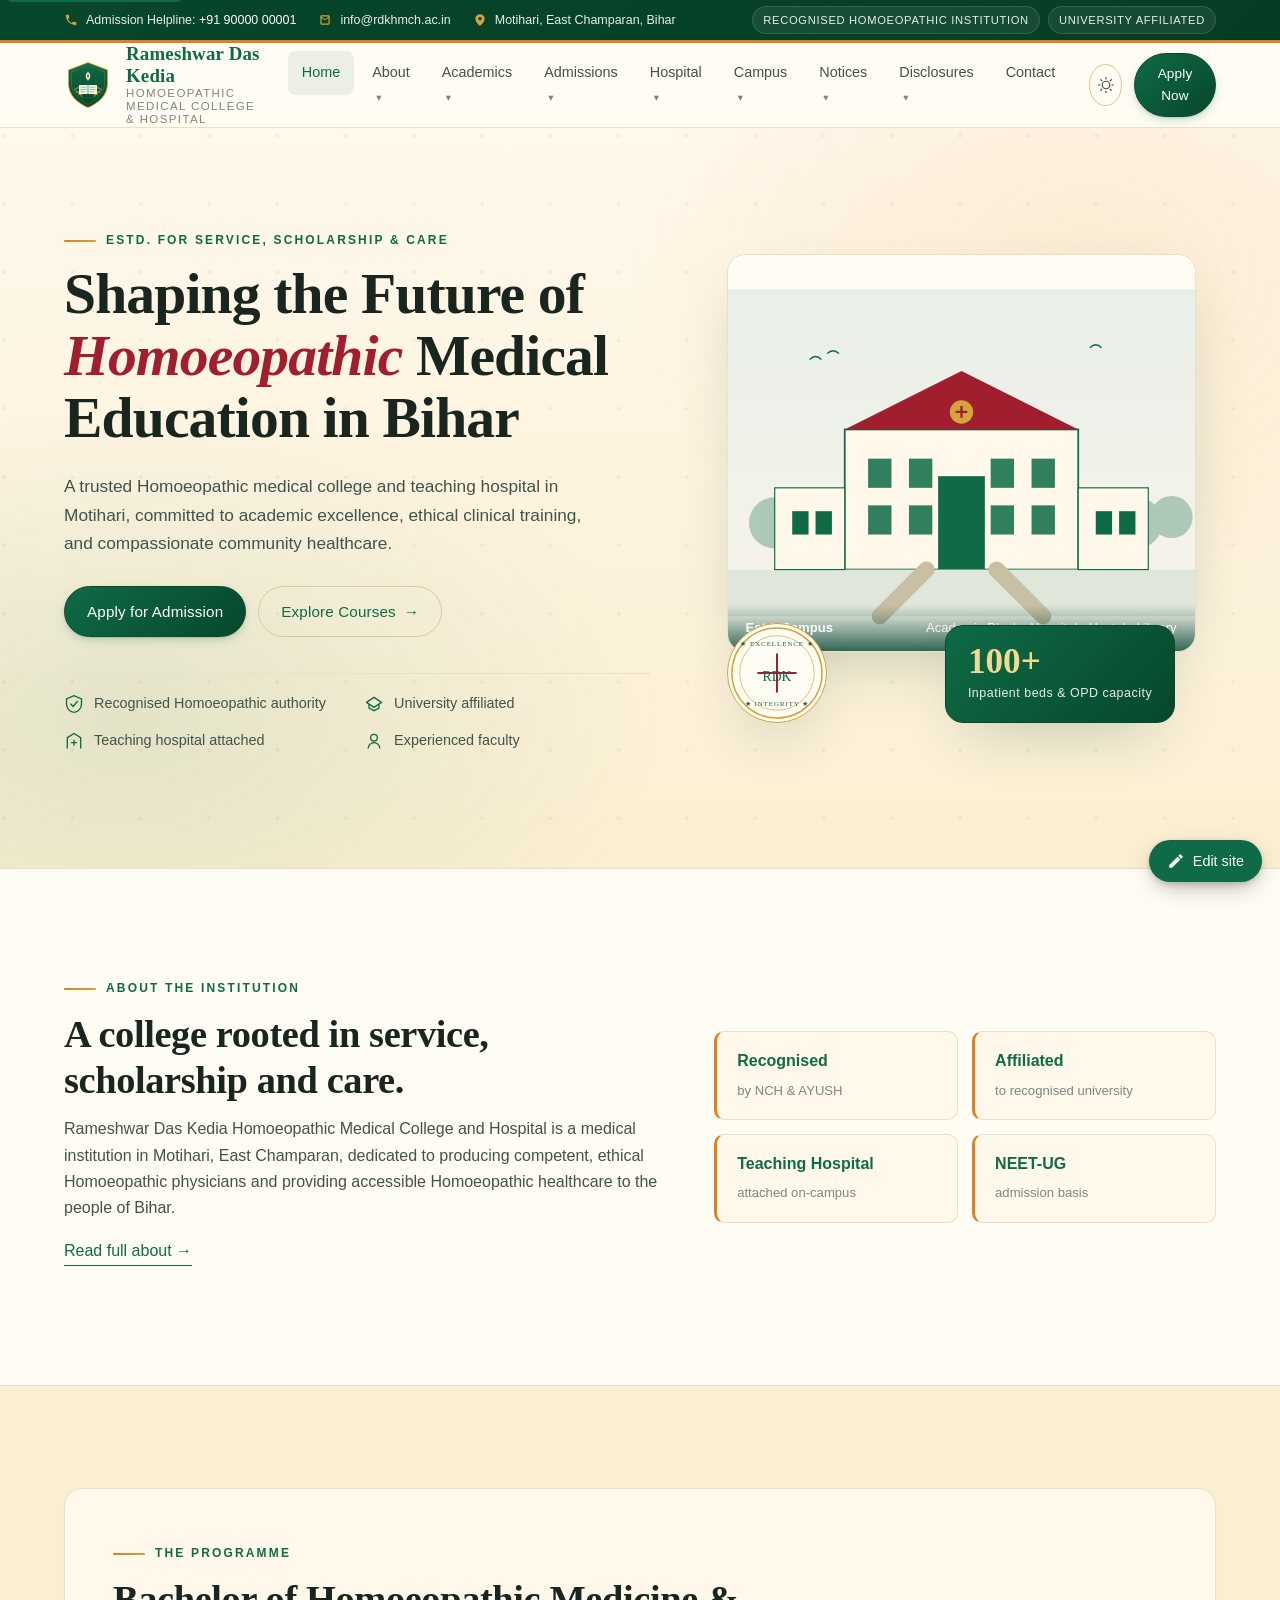
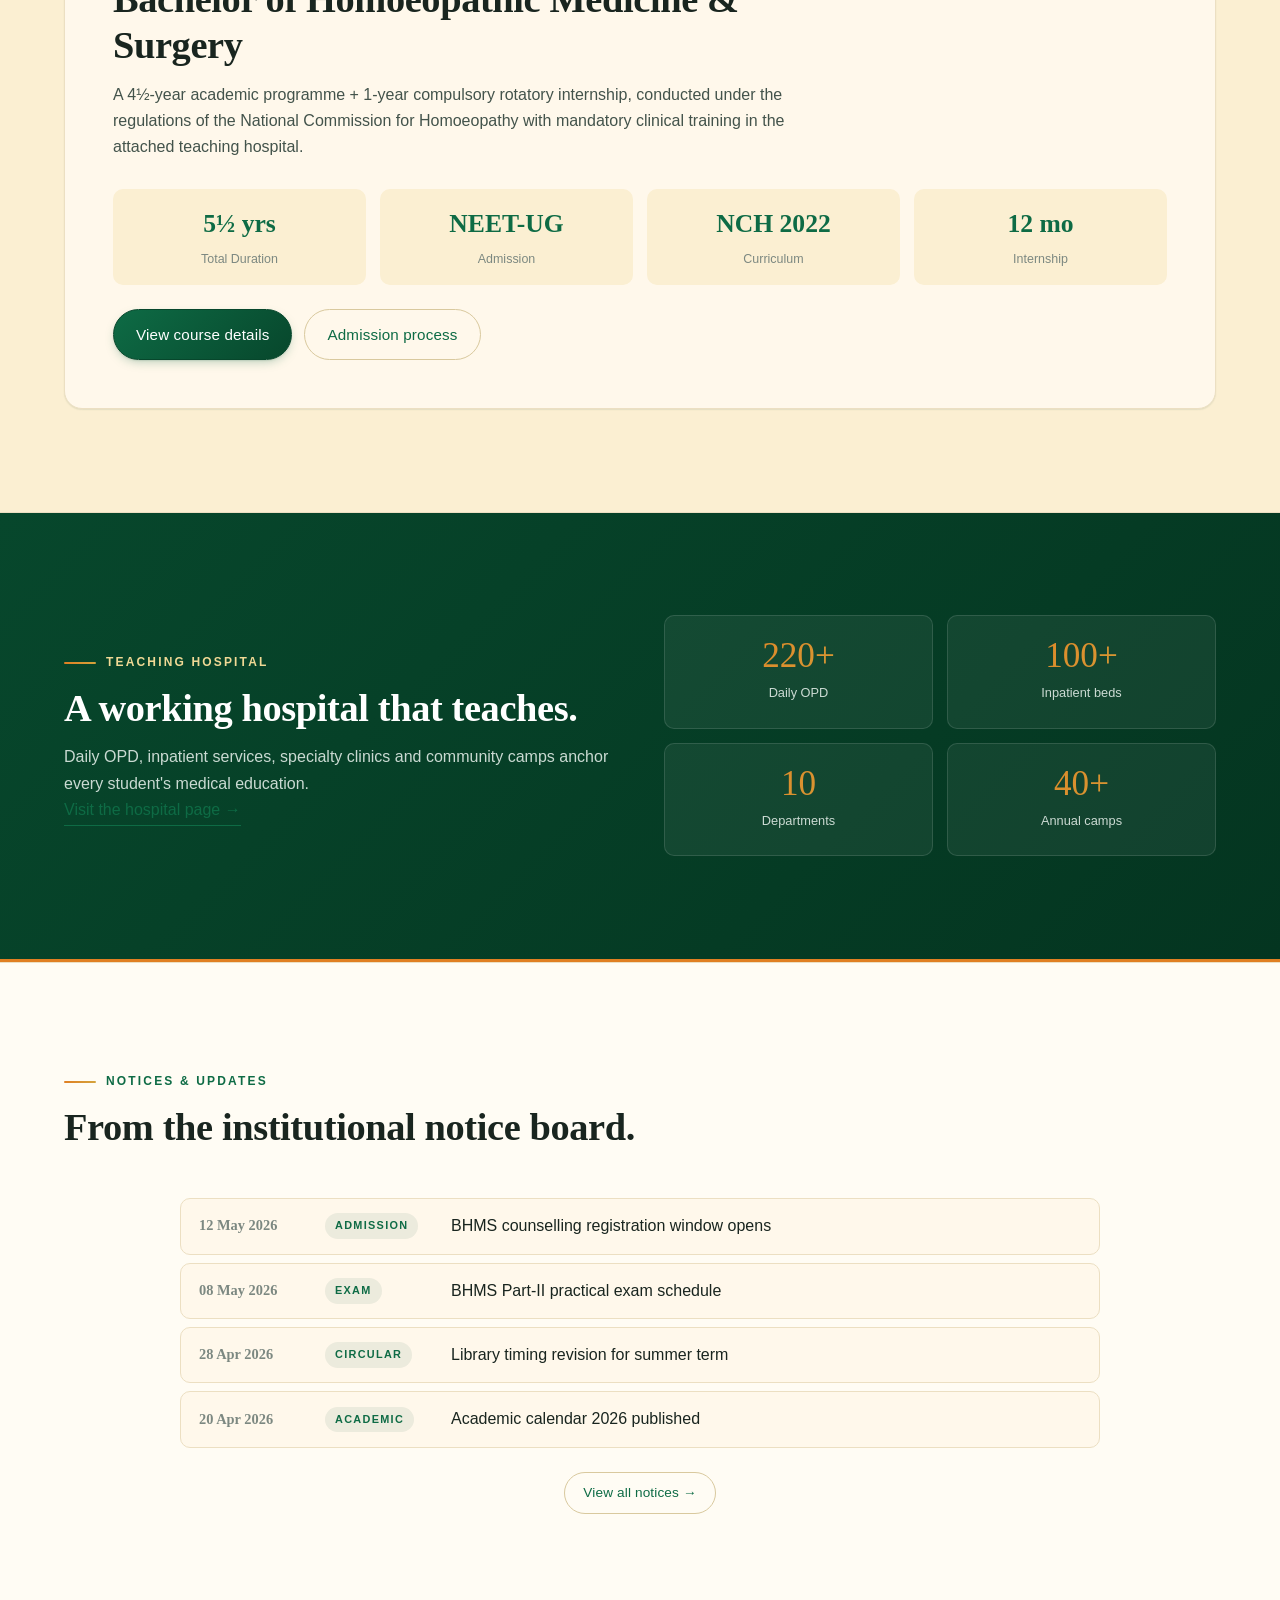
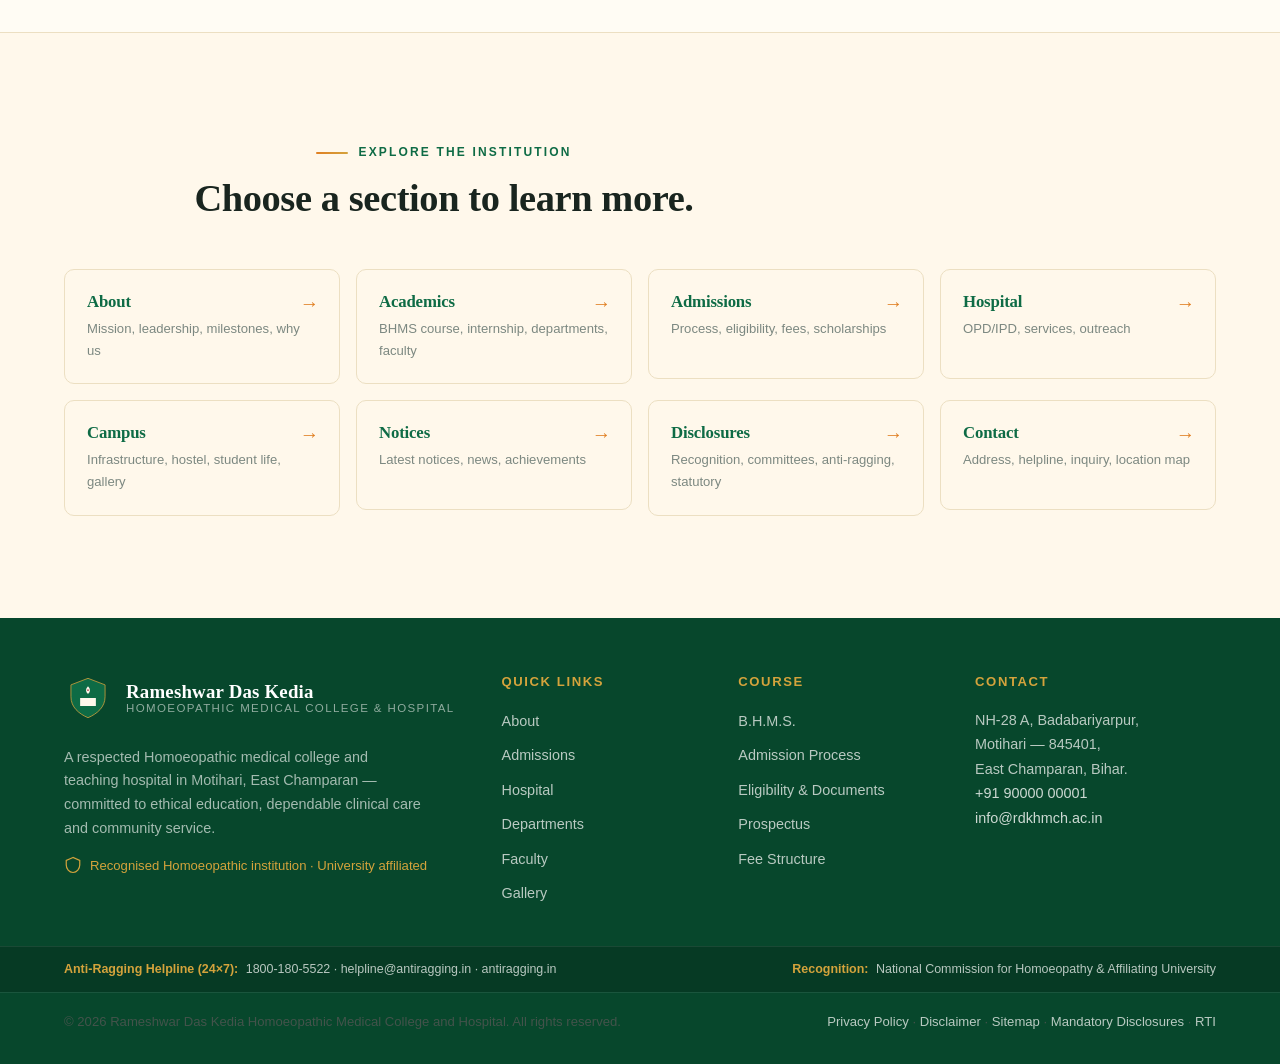
<file: RDKHMCH-website.html>
<!doctype html>
<html lang="en" data-theme="light">
<head>
  <meta charset="utf-8" />
  <meta name="viewport" content="width=device-width, initial-scale=1, viewport-fit=cover" />
  <meta name="theme-color" content="#0E6B45" />
  <title>Rameshwar Das Kedia Homoeopathic Medical College and Hospital — Motihari, Bihar</title>
  <meta name="description" content="Rameshwar Das Kedia Homoeopathic Medical College and Hospital, Motihari (East Champaran, Bihar) — a respected Homoeopathic medical college and teaching hospital offering the BHMS programme with attached hospital, clinical training, and community healthcare." />
  <meta name="keywords" content="Homoeopathic Medical College in Motihari, Homoeopathic Medical College in Bihar, BHMS Admission Bihar, Homoeopathic Hospital East Champaran, Homoeopathic Teaching Hospital, Medical College Motihari, Rameshwar Das Kedia Homoeopathic Medical College" />
  <meta name="author" content="Rameshwar Das Kedia Homoeopathic Medical College and Hospital" />

  <meta property="og:type" content="website" />
  <meta property="og:title" content="Rameshwar Das Kedia Homoeopathic Medical College and Hospital" />
  <meta property="og:description" content="A respected Homoeopathic medical college and teaching hospital in Motihari, East Champaran, Bihar — offering BHMS education, clinical training, and community healthcare." />
  <meta property="og:locale" content="en_IN" />

  <link rel="icon" type="image/svg+xml" href="[data-uri]" />
  <style>
/* =========================================================
   Rameshwar Das Kedia Homoeopathic Medical College & Hospital
   Styles — premium institutional design system
   ========================================================= */

:root {
  /* palette — warmer, more vibrant institutional */
  --ivory: #FFF8EB;
  --warm-white: #FFFCF4;
  --paper: #FBEFD2;
  --green: #0E6B45;          /* vibrant forest emerald — primary */
  --green-deep: #07472C;
  --green-bright: #14946A;   /* lighter mint accent */
  --teal: #128086;           /* deeper, more saturated medical teal */
  --maroon: #A01E2E;         /* richer burgundy */
  --maroon-deep: #6E1620;
  --gold: #D4A33C;           /* honey gold */
  --gold-soft: #F0D995;
  --saffron: #E07F22;        /* vibrant warm cultural saffron */
  --saffron-soft: #FCE2C2;
  --rose: #C8536A;           /* subtle rose for variety */
  --ink: #19251F;
  --ink-2: #43534B;
  --muted: #7C8881;
  --line: #ECDFC2;
  --line-2: #D9C99E;

  /* tokens */
  --bg: var(--ivory);
  --bg-elev: var(--warm-white);
  --bg-soft: var(--paper);
  --fg: var(--ink);
  --fg-2: var(--ink-2);
  --fg-mute: var(--muted);
  --brand: var(--green);
  --brand-deep: var(--green-deep);
  --accent: var(--gold);
  --accent-strong: var(--maroon);
  --border: var(--line);
  --border-strong: var(--line-2);

  --radius-sm: 6px;
  --radius: 10px;
  --radius-lg: 18px;

  --shadow-sm: 0 1px 2px rgba(15,76,58,.06), 0 1px 1px rgba(15,76,58,.04);
  --shadow: 0 8px 22px -10px rgba(15,76,58,.18), 0 2px 6px rgba(15,76,58,.06);
  --shadow-lg: 0 24px 60px -22px rgba(15,76,58,.28);

  --serif: "Iowan Old Style", "Palatino Linotype", Palatino, "Hoefler Text", "Book Antiqua", Garamond, Georgia, "Times New Roman", serif;
  --sans: -apple-system, BlinkMacSystemFont, "Segoe UI", Roboto, "Helvetica Neue", Arial, system-ui, sans-serif;

  --header-h: 76px;
  --topbar-h: 38px;
  --container: 1200px;
}

[data-theme="dark"] {
  --bg: #0A1612;
  --bg-elev: #11221C;
  --bg-soft: #173027;
  --fg: #ECF5F0;
  --fg-2: #C5D6CD;
  --fg-mute: #94A39C;
  --brand: #5CC498;          /* mint emerald */
  --brand-deep: #3FAB7E;
  --green-bright: #6BD9A7;
  --accent: #E8B45C;         /* warm honey gold */
  --accent-strong: #F08C5C;  /* saffron-coral */
  --saffron: #F5A85F;
  --rose: #E07A8E;
  --border: #1E372F;
  --border-strong: #2D4D42;
  --paper: #173027;
  --shadow-sm: 0 1px 2px rgba(0,0,0,.45);
  --shadow: 0 8px 22px -10px rgba(0,0,0,.55), 0 2px 6px rgba(0,0,0,.35);
  --shadow-lg: 0 24px 60px -22px rgba(0,0,0,.6);
}

/* ---------- reset / base ---------- */
*, *::before, *::after { box-sizing: border-box; }
html { scroll-behavior: smooth; -webkit-text-size-adjust: 100%; scroll-padding-top: calc(var(--header-h) + 8px); }
@media (prefers-reduced-motion: reduce) { html { scroll-behavior: auto; } *, *::before, *::after { animation-duration: 0.001ms !important; transition-duration: 0.001ms !important; } }

body {
  margin: 0;
  font-family: var(--sans);
  background: var(--bg);
  color: var(--fg);
  font-size: 16px;
  line-height: 1.65;
  -webkit-font-smoothing: antialiased;
  text-rendering: optimizeLegibility;
}

img, svg { max-width: 100%; display: block; }
a { color: var(--brand); text-decoration: none; }
a:hover { color: var(--accent-strong); }
a:focus-visible, button:focus-visible, input:focus-visible, select:focus-visible, textarea:focus-visible, summary:focus-visible {
  outline: 2px solid var(--accent);
  outline-offset: 3px;
  border-radius: 4px;
}
button { font-family: inherit; cursor: pointer; }

h1, h2, h3, h4, h5 { font-family: var(--serif); color: var(--fg); font-weight: 600; line-height: 1.2; letter-spacing: -0.01em; margin: 0 0 .6em; }
h1 { font-size: clamp(2rem, 4.5vw, 3.5rem); }
h2 { font-size: clamp(1.6rem, 3vw, 2.4rem); }
h3 { font-size: 1.25rem; }
h4 { font-size: 1.05rem; font-family: var(--sans); font-weight: 600; letter-spacing: 0; }
h5 { font-family: var(--sans); font-size: .85rem; text-transform: uppercase; letter-spacing: .12em; color: var(--brand); }
p { margin: 0 0 1em; color: var(--fg-2); }
em { font-style: italic; color: var(--accent-strong); }
strong { color: var(--fg); }

.container { width: 100%; max-width: var(--container); margin: 0 auto; padding: 0 24px; }
@media (max-width: 640px) { .container { padding: 0 18px; } }

.skip-link {
  position: absolute; top: -40px; left: 8px; background: var(--brand); color: #fff;
  padding: 8px 14px; border-radius: 4px; z-index: 1000; font-weight: 500;
}
.skip-link:focus { top: 8px; }

/* ---------- helpers ---------- */
.eyebrow {
  display: inline-flex; align-items: center; gap: 10px;
  font-family: var(--sans); font-size: .75rem; font-weight: 600;
  text-transform: uppercase; letter-spacing: .18em;
  color: var(--brand); margin: 0 0 1em;
}
.eyebrow__dash {
  width: 32px; height: 2px; display: inline-block; border-radius: 2px;
  background: linear-gradient(90deg, var(--saffron), var(--gold));
}
[data-theme="dark"] .eyebrow { color: var(--accent); }

.muted { color: var(--fg-mute); }
.center { text-align: center; }
.ic { width: 18px; height: 18px; flex: none; }
.badge {
  display: inline-block; font-size: .7rem; font-weight: 500; letter-spacing: .06em;
  padding: 4px 10px; border-radius: 999px; text-transform: uppercase;
}
.badge--mute { background: rgba(15,76,58,.08); color: var(--brand); border: 1px solid rgba(15,76,58,.15); }
[data-theme="dark"] .badge--mute { background: rgba(109,179,160,.1); border-color: rgba(109,179,160,.25); color: var(--brand); }

/* buttons */
.btn {
  display: inline-flex; align-items: center; justify-content: center; gap: 8px;
  padding: 12px 22px; border-radius: 999px;
  font-family: var(--sans); font-weight: 500; font-size: .95rem; letter-spacing: .01em;
  border: 1px solid transparent; transition: all .25s ease;
  min-height: 44px; cursor: pointer; text-align: center;
}
.btn--primary {
  background: linear-gradient(135deg, var(--brand) 0%, var(--brand-deep) 100%);
  color: #fff; border-color: var(--brand-deep);
  box-shadow: 0 4px 12px -4px rgba(14,107,69,.4), var(--shadow-sm);
}
.btn--primary:hover {
  background: linear-gradient(135deg, var(--brand-deep) 0%, var(--green-deep, var(--brand-deep)) 100%);
  color: #fff; transform: translateY(-1px);
  box-shadow: 0 8px 18px -4px rgba(14,107,69,.5), var(--shadow);
}
.btn--ghost { background: transparent; color: var(--brand); border-color: var(--border-strong); }
.btn--ghost:hover { background: var(--brand); color: #fff; border-color: var(--brand); }
.btn--accent {
  background: linear-gradient(135deg, var(--saffron) 0%, #C66818 100%);
  color: #fff; border-color: #C66818;
  box-shadow: 0 4px 12px -4px rgba(224,127,34,.45), var(--shadow-sm);
}
.btn--accent:hover { transform: translateY(-1px); box-shadow: 0 8px 18px -4px rgba(224,127,34,.55), var(--shadow); }
.btn--sm { padding: 9px 18px; font-size: .85rem; min-height: 40px; }

/* ---------- top bar ---------- */
.topbar {
  background: var(--brand-deep); color: #e7efe9;
  font-size: .78rem;
  border-bottom: 3px solid var(--saffron);
  background-image: linear-gradient(135deg, var(--brand-deep) 0%, #053D24 100%);
}
.topbar__inner { display: flex; align-items: center; justify-content: space-between; gap: 18px; min-height: var(--topbar-h); padding-block: 6px; flex-wrap: wrap; }
.topbar__list { list-style: none; padding: 0; margin: 0; display: flex; gap: 22px; flex-wrap: wrap; }
.topbar__list li { display: inline-flex; align-items: center; gap: 8px; }
.topbar__list .ic { width: 14px; height: 14px; fill: var(--accent); }
.topbar__list strong { color: #fff; font-weight: 500; }
.topbar__meta { display: inline-flex; gap: 8px; flex-wrap: wrap; }
.topbar__meta .badge { background: rgba(255,255,255,.07); color: #e7efe9; border-color: rgba(255,255,255,.12); }
@media (max-width: 720px) {
  .topbar__meta { display: none; }
  .topbar__list { gap: 14px; font-size: .72rem; }
}

/* ---------- header ---------- */
.site-header {
  position: sticky; top: 0; z-index: 100;
  background: rgba(255,252,245,.92);
  backdrop-filter: saturate(180%) blur(12px);
  -webkit-backdrop-filter: saturate(180%) blur(12px);
  border-bottom: 1px solid var(--border);
  transition: box-shadow .3s ease, background .3s ease;
}
[data-theme="dark"] .site-header { background: rgba(13,23,20,.85); }
.site-header.is-scrolled { box-shadow: var(--shadow); }

.header__inner {
  display: flex; align-items: center; justify-content: space-between;
  gap: 20px; min-height: var(--header-h);
}

.brand { display: inline-flex; align-items: center; gap: 14px; color: var(--fg); }
.brand:hover { color: var(--fg); }
.brand__crest { width: 48px; height: 48px; flex: none; display: inline-flex; align-items: center; justify-content: center; }
.brand__text { display: flex; flex-direction: column; line-height: 1.15; }
.brand__name { font-family: var(--serif); font-size: 1.18rem; font-weight: 700; letter-spacing: .01em; color: var(--brand); }
[data-theme="dark"] .brand__name { color: var(--accent); }
.brand__sub { font-size: .72rem; letter-spacing: .12em; text-transform: uppercase; color: var(--fg-mute); font-weight: 500; }

/* nav */
.nav ul {
  display: flex; gap: 4px; list-style: none; padding: 0; margin: 0;
}
.nav a {
  display: inline-block; padding: 10px 14px; border-radius: 8px;
  color: var(--fg-2); font-size: .9rem; font-weight: 500;
  transition: color .2s ease, background .2s ease;
}
.nav a:hover { color: var(--brand); background: rgba(15,76,58,.06); }
[data-theme="dark"] .nav a:hover { background: rgba(109,179,160,.08); color: var(--accent); }

.header__actions { display: inline-flex; align-items: center; gap: 12px; }

.theme-toggle {
  width: 42px; height: 42px; border-radius: 50%;
  border: 1px solid var(--border-strong); background: transparent;
  display: inline-flex; align-items: center; justify-content: center;
  color: var(--fg-2);
}
.theme-toggle:hover { color: var(--brand); border-color: var(--brand); }
.theme-toggle .ic { width: 18px; height: 18px; }
.theme-toggle .ic--moon { display: none; }
[data-theme="dark"] .theme-toggle .ic--sun { display: none; }
[data-theme="dark"] .theme-toggle .ic--moon { display: inline-block; }

.menu-toggle {
  display: none; width: 42px; height: 42px;
  background: transparent; border: 1px solid var(--border-strong); border-radius: 8px;
  flex-direction: column; align-items: center; justify-content: center; gap: 5px;
}
.menu-toggle span { display: block; width: 20px; height: 2px; background: var(--fg); transition: transform .25s ease, opacity .25s ease; }
.menu-toggle[aria-expanded="true"] span:nth-child(1) { transform: translateY(7px) rotate(45deg); }
.menu-toggle[aria-expanded="true"] span:nth-child(2) { opacity: 0; }
.menu-toggle[aria-expanded="true"] span:nth-child(3) { transform: translateY(-7px) rotate(-45deg); }

@media (max-width: 1080px) {
  .nav { display: none; position: absolute; top: 100%; left: 0; right: 0; background: var(--bg-elev); border-bottom: 1px solid var(--border); padding: 16px; box-shadow: var(--shadow); }
  .nav.is-open { display: block; }
  .nav ul { flex-direction: column; gap: 0; }
  .nav a { display: block; padding: 14px 16px; border-bottom: 1px solid var(--border); border-radius: 0; font-size: 1rem; }
  .nav li:last-child a { border-bottom: none; }
  .menu-toggle { display: inline-flex; }
}
@media (max-width: 540px) {
  .brand__sub { display: none; }
  .brand__name { font-size: 1.02rem; line-height: 1.1; max-width: 180px; }
  .header__actions .btn--primary { display: none; }
}

/* ---------- hero ---------- */
.hero {
  position: relative; overflow: hidden;
  background:
    radial-gradient(ellipse 60% 80% at 85% 20%, rgba(224,127,34,.10), transparent 60%),
    radial-gradient(ellipse 70% 70% at 10% 80%, rgba(14,107,69,.10), transparent 60%),
    linear-gradient(180deg, var(--bg) 0%, var(--bg-soft) 100%);
  padding: clamp(48px, 8vw, 96px) 0 clamp(60px, 9vw, 120px);
}
[data-theme="dark"] .hero {
  background:
    radial-gradient(ellipse 60% 80% at 85% 20%, rgba(245,168,95,.08), transparent 60%),
    radial-gradient(ellipse 70% 70% at 10% 80%, rgba(92,196,152,.08), transparent 60%),
    linear-gradient(180deg, var(--bg) 0%, var(--bg-soft) 100%);
}
.hero__bg { position: absolute; inset: 0; pointer-events: none; color: var(--brand); opacity: .25; }
.hero__pattern { width: 100%; height: 100%; }

.hero__grid {
  display: grid; grid-template-columns: 1.15fr 1fr; gap: 56px; align-items: center;
  position: relative; z-index: 1;
}
@media (max-width: 960px) { .hero__grid { grid-template-columns: 1fr; gap: 48px; } }

.hero__title {
  font-size: clamp(2.1rem, 5vw, 3.6rem);
  line-height: 1.08; letter-spacing: -0.015em;
  margin-bottom: .4em;
}
.hero__title em { font-style: italic; color: var(--accent-strong); }
[data-theme="dark"] .hero__title em { color: var(--accent); }

.hero__lede { font-size: 1.08rem; max-width: 56ch; color: var(--fg-2); margin-bottom: 28px; }
.hero__cta { display: inline-flex; gap: 12px; flex-wrap: wrap; margin-bottom: 36px; }

.trust-strip {
  list-style: none; padding: 18px 0 0; margin: 0;
  display: grid; grid-template-columns: repeat(2, minmax(0,1fr)); gap: 14px;
  border-top: 1px solid var(--border);
}
.trust-strip li { display: inline-flex; align-items: center; gap: 10px; font-size: .9rem; color: var(--fg-2); }
.trust-strip .ic { color: var(--brand); width: 20px; height: 20px; }
[data-theme="dark"] .trust-strip .ic { color: var(--accent); }
@media (max-width: 480px) { .trust-strip { grid-template-columns: 1fr; } }

/* hero visual */
.hero__visual {
  position: relative; aspect-ratio: 1/1; min-height: 360px;
}
.hero__card {
  position: absolute; background: var(--bg-elev); border: 1px solid var(--border);
  border-radius: var(--radius-lg); box-shadow: var(--shadow-lg); overflow: hidden;
}
.hero__card--main { inset: 4% 4% 18% 4%; }
.illust { width: 100%; height: 100%; display: block; }
.hero__cardfoot {
  position: absolute; left: 0; right: 0; bottom: 0;
  padding: 12px 18px; background: linear-gradient(180deg, transparent, rgba(15,76,58,.85));
  color: #FAF7F0; display: flex; align-items: baseline; justify-content: space-between; gap: 8px;
  font-size: .82rem;
}
.hero__cardfoot strong { color: #fff; font-weight: 600; }

.hero__card--stat {
  bottom: 4%; right: 8%; padding: 18px 22px; min-width: 180px;
  display: flex; flex-direction: column; gap: 4px;
  background: linear-gradient(135deg, var(--brand) 0%, var(--brand-deep) 100%);
  color: #fff; border-color: var(--brand-deep);
  position: absolute;
}
.hero__card--stat::before {
  content: ""; position: absolute; top: -2px; left: -2px; right: -2px; bottom: -2px;
  border-radius: var(--radius-lg); padding: 2px;
  background: linear-gradient(135deg, var(--saffron), var(--gold), var(--brand));
  -webkit-mask: linear-gradient(#000 0 0) content-box, linear-gradient(#000 0 0);
  mask: linear-gradient(#000 0 0) content-box, linear-gradient(#000 0 0);
  -webkit-mask-composite: xor; mask-composite: exclude;
  pointer-events: none; z-index: -1;
}
.hero__card--stat .num { font-family: var(--serif); font-size: 2.2rem; font-weight: 700; line-height: 1; color: var(--gold-soft); }
.hero__card--stat .lbl { font-size: .78rem; color: rgba(255,255,255,.9); letter-spacing: .04em; }

.hero__card--seal {
  width: 100px; height: 100px; border-radius: 50%; padding: 0;
  bottom: 4%; left: 4%; background: var(--bg-elev); color: var(--brand);
  display: flex; align-items: center; justify-content: center;
  border: 1px solid var(--accent);
}

@media (max-width: 540px) {
  .hero__visual { min-height: 320px; }
  .hero__card--stat { min-width: 150px; padding: 14px 16px; }
  .hero__card--stat .num { font-size: 1.6rem; }
  .hero__card--seal { width: 80px; height: 80px; }
}

/* ---------- section common ---------- */
.section { padding: clamp(56px, 8vw, 104px) 0; position: relative; }
.section--about { background: var(--bg-elev); border-block: 1px solid var(--border); }
.section--why { background: var(--bg); }
.section--recog { background: var(--bg-elev); border-block: 1px solid var(--border); }
.section--courses { background: var(--bg); }
.section--admissions { background: var(--bg-soft); border-block: 1px solid var(--border); }
.section--hospital {
  background:
    radial-gradient(ellipse 80% 60% at 100% 0%, rgba(224,127,34,.18), transparent 55%),
    radial-gradient(ellipse 80% 60% at 0% 100%, rgba(212,163,60,.10), transparent 55%),
    linear-gradient(135deg, var(--brand-deep) 0%, #053D24 100%);
  color: #ecf1ee; position: relative;
}
.section--hospital::before {
  content: ""; position: absolute; left: 0; right: 0; top: 0; height: 3px;
  background: linear-gradient(90deg, var(--saffron) 0%, var(--gold) 50%, var(--saffron) 100%);
}
.section--depts { background: var(--bg-elev); border-block: 1px solid var(--border); }
.section--faculty { background: var(--bg); }
.section--infra { background: var(--bg-elev); border-block: 1px solid var(--border); }
.section--life { background: var(--bg); }
.section--notices { background: var(--bg-elev); border-block: 1px solid var(--border); }
.section--news { background: var(--bg); }
.section--testi { background: var(--bg-soft); border-block: 1px solid var(--border); }
.section--gallery { background: var(--bg-elev); border-block: 1px solid var(--border); }
.section--research { background: var(--bg); }
.section--quick { background: var(--bg-elev); border-block: 1px solid var(--border); }
.section--contact { background: var(--bg); }

.section--hospital h1, .section--hospital h2, .section--hospital h3, .section--hospital h4 { color: #FAF7F0; }
.section--hospital .eyebrow { color: var(--accent); }
.section--hospital p { color: rgba(236,241,238,.82); }
.section--hospital .section-lede { color: rgba(236,241,238,.82); }

.section-head { max-width: 760px; margin-bottom: 48px; }
.section-head--center { margin-inline: auto; text-align: center; }
.section-title { margin-bottom: .35em; }
.section-lede { color: var(--fg-2); font-size: 1.05rem; }

/* ---------- about ---------- */
.about-grid {
  display: grid; grid-template-columns: repeat(3, minmax(0,1fr)); gap: 24px; margin-bottom: 56px;
}
@media (max-width: 880px) { .about-grid { grid-template-columns: 1fr; } }
.about-card {
  background: var(--bg); border: 1px solid var(--border); border-radius: var(--radius-lg);
  padding: 32px 28px; box-shadow: var(--shadow-sm);
}
.about-card__icon {
  width: 48px; height: 48px; border-radius: 12px;
  background: rgba(15,76,58,.08); color: var(--brand);
  display: flex; align-items: center; justify-content: center; margin-bottom: 18px;
}
[data-theme="dark"] .about-card__icon { background: rgba(109,179,160,.12); }
.about-card__icon svg { width: 24px; height: 24px; }
.about-card h3 { color: var(--brand); }
[data-theme="dark"] .about-card h3 { color: var(--accent); }

.message-grid {
  display: grid; grid-template-columns: repeat(2, minmax(0,1fr)); gap: 24px; margin-bottom: 64px;
}
@media (max-width: 880px) { .message-grid { grid-template-columns: 1fr; } }
.message-card {
  background: var(--bg); border-left: 4px solid var(--saffron);
  border-radius: 0 var(--radius) var(--radius) 0;
  padding: 28px 32px; box-shadow: var(--shadow-sm);
  border-top: 1px solid var(--border); border-right: 1px solid var(--border); border-bottom: 1px solid var(--border);
  position: relative;
}
.message-card::before {
  content: "\201C"; position: absolute; left: 14px; top: -8px;
  font-family: var(--serif); font-size: 4rem; line-height: 1;
  color: var(--saffron); opacity: .6; pointer-events: none;
}
.message-card blockquote {
  font-family: var(--serif); font-size: 1.25rem; line-height: 1.5; color: var(--fg);
  margin: 0 0 16px; font-style: italic;
}
.message-card footer { display: flex; flex-direction: column; gap: 2px; font-size: .9rem; color: var(--fg-mute); }
.message-card footer strong { color: var(--brand); }
[data-theme="dark"] .message-card footer strong { color: var(--accent); }

/* timeline */
.timeline { background: var(--bg); border: 1px solid var(--border); border-radius: var(--radius-lg); padding: 36px; }
.timeline__title { color: var(--brand); margin-bottom: 24px; }
[data-theme="dark"] .timeline__title { color: var(--accent); }
.timeline__list { list-style: none; padding: 0; margin: 0; display: grid; grid-template-columns: repeat(5, 1fr); gap: 20px; position: relative; }
.timeline__list::before { content: ""; position: absolute; left: 0; right: 0; top: 14px; height: 1px; background: var(--accent); opacity: .4; }
.timeline__list li { position: relative; padding-top: 32px; }
.timeline__list li::before { content: ""; position: absolute; top: 8px; left: 0; width: 14px; height: 14px; border-radius: 50%; background: var(--bg); border: 2px solid var(--accent); }
.t-year { display: block; font-family: var(--serif); font-weight: 700; font-size: 1.1rem; color: var(--brand); margin-bottom: 6px; }
[data-theme="dark"] .t-year { color: var(--accent); }
.t-text { font-size: .88rem; color: var(--fg-2); }
@media (max-width: 880px) { .timeline__list { grid-template-columns: 1fr 1fr; } .timeline__list::before { display: none; } }
@media (max-width: 540px) { .timeline__list { grid-template-columns: 1fr; } }

/* ---------- why ---------- */
.why-layout { display: grid; grid-template-columns: 1.3fr 1fr; gap: 32px; align-items: stretch; }
@media (max-width: 960px) { .why-layout { grid-template-columns: 1fr; } }

.why-focal {
  display: flex; flex-direction: column; background: var(--bg-elev);
  border: 1px solid var(--border); border-radius: var(--radius-lg); overflow: hidden;
}
.why-focal__media { aspect-ratio: 16/10; background: var(--brand); }
.why-focal__media svg { width: 100%; height: 100%; display: block; }
.why-focal__body { padding: 28px 30px; }
.why-focal__body h3 { font-size: 1.5rem; color: var(--brand); }
[data-theme="dark"] .why-focal__body h3 { color: var(--accent); }

.why-list { list-style: none; padding: 0; margin: 0; display: grid; gap: 14px; align-content: start; }
.why-list li {
  background: var(--bg-elev); border: 1px solid var(--border); border-radius: var(--radius);
  padding: 18px 22px; transition: border-color .2s ease, transform .2s ease;
}
.why-list li:hover { border-color: var(--accent); transform: translateY(-1px); }
.why-list h4 { color: var(--brand); margin-bottom: 4px; font-size: 1rem; }
[data-theme="dark"] .why-list h4 { color: var(--accent); }
.why-list p { font-size: .9rem; margin: 0; }

/* ---------- recognition ---------- */
.cert-grid { display: grid; grid-template-columns: repeat(3, minmax(0,1fr)); gap: 22px; }
@media (max-width: 880px) { .cert-grid { grid-template-columns: 1fr 1fr; } }
@media (max-width: 540px) { .cert-grid { grid-template-columns: 1fr; } }

.cert {
  position: relative; background: var(--bg);
  border: 1px solid var(--border-strong); border-radius: var(--radius);
  padding: 28px 26px; overflow: hidden;
  background-image:
    repeating-linear-gradient(45deg, transparent, transparent 8px, rgba(201,169,97,.04) 8px, rgba(201,169,97,.04) 9px);
}
.cert::before { content: ""; position: absolute; inset: 6px; border: 1px solid var(--accent); opacity: .4; border-radius: calc(var(--radius) - 4px); pointer-events: none; }
.cert__seal { width: 56px; height: 56px; color: var(--maroon); margin-bottom: 16px; }
[data-theme="dark"] .cert__seal { color: var(--accent); }
.cert h3 { font-size: 1.05rem; margin-bottom: 8px; color: var(--brand); }
[data-theme="dark"] .cert h3 { color: var(--accent); }
.cert p { font-size: .88rem; margin-bottom: 14px; }
.cert__link { display: inline-block; font-size: .82rem; font-weight: 500; color: var(--maroon); border-bottom: 1px solid currentColor; padding-bottom: 2px; }
[data-theme="dark"] .cert__link { color: var(--accent); }

/* ---------- courses ---------- */
.course-grid { display: grid; grid-template-columns: 1fr 1fr; gap: 28px; }
.course-grid--single { grid-template-columns: minmax(0, 720px); justify-content: center; }
@media (max-width: 880px) { .course-grid { grid-template-columns: 1fr; } }

.course {
  background: var(--bg-elev); border: 1px solid var(--border); border-radius: var(--radius-lg);
  padding: 32px; box-shadow: var(--shadow-sm); display: flex; flex-direction: column;
}
.course__head { border-bottom: 1px solid var(--border); padding-bottom: 18px; margin-bottom: 22px; }
.course__badge {
  display: inline-block; font-size: .7rem; font-weight: 600; letter-spacing: .12em; text-transform: uppercase;
  padding: 4px 10px; border-radius: 999px; background: rgba(15,76,58,.08); color: var(--brand); margin-bottom: 12px;
}
[data-theme="dark"] .course__badge { background: rgba(109,179,160,.12); color: var(--accent); }
.course__badge--alt { background: rgba(123,30,30,.08); color: var(--maroon); }
[data-theme="dark"] .course__badge--alt { background: rgba(217,112,112,.12); color: var(--accent-strong); }
.course__head h3 { margin-bottom: 4px; font-size: 1.5rem; color: var(--brand); }
[data-theme="dark"] .course__head h3 { color: var(--accent); }
.course__abbr { font-family: var(--serif); font-size: 1rem; color: var(--fg-mute); letter-spacing: .12em; margin: 0; }

.course__meta { display: grid; grid-template-columns: 1fr; gap: 0; margin: 0 0 22px; flex: 1; }
.course__meta > div { display: grid; grid-template-columns: 130px 1fr; gap: 16px; padding: 10px 0; border-bottom: 1px dashed var(--border); }
.course__meta dt { font-size: .8rem; text-transform: uppercase; letter-spacing: .1em; color: var(--fg-mute); font-weight: 500; }
.course__meta dd { margin: 0; color: var(--fg); font-size: .92rem; }
@media (max-width: 540px) { .course__meta > div { grid-template-columns: 1fr; gap: 4px; } }

.course__cta { display: flex; gap: 10px; flex-wrap: wrap; }

/* ---------- internship (NCH 12-month rotatory) ---------- */
.intern {
  margin-top: 36px; background: var(--bg-elev); border: 1px solid var(--border);
  border-left: 3px solid var(--accent); border-radius: var(--radius-lg);
  padding: 32px 36px;
}
.intern__head { margin-bottom: 22px; max-width: 760px; }
.intern__head h3 { color: var(--brand); font-size: 1.4rem; margin-bottom: 6px; }
[data-theme="dark"] .intern__head h3 { color: var(--accent); }
.intern__head .eyebrow { margin-bottom: .8em; }

.intern__grid {
  list-style: none; padding: 0; margin: 0 0 18px;
  display: grid; grid-template-columns: repeat(3, 1fr); gap: 12px;
}
.intern__grid li {
  background: var(--bg); border: 1px solid var(--border); border-radius: var(--radius);
  padding: 14px 18px; display: flex; flex-direction: column; gap: 4px;
  font-size: .9rem;
}
.intern__grid strong { color: var(--brand); font-family: var(--serif); font-size: 1.05rem; font-weight: 600; }
[data-theme="dark"] .intern__grid strong { color: var(--accent); }
.intern__grid span { color: var(--fg-mute); font-size: .82rem; }
.intern__note {
  display: flex; align-items: flex-start; gap: 10px; margin: 0;
  font-size: .88rem; color: var(--fg-2); border-top: 1px dashed var(--border); padding-top: 16px;
}
.intern__note .ic { color: var(--brand); width: 20px; height: 20px; flex: none; margin-top: 2px; }
[data-theme="dark"] .intern__note .ic { color: var(--accent); }
@media (max-width: 880px) { .intern__grid { grid-template-columns: 1fr 1fr; } }
@media (max-width: 540px) { .intern__grid { grid-template-columns: 1fr; } .intern { padding: 24px; } }

/* ---------- admissions ---------- */
.adm-grid { display: grid; grid-template-columns: 1.4fr 1fr; gap: 36px; align-items: start; margin-bottom: 56px; }
@media (max-width: 960px) { .adm-grid { grid-template-columns: 1fr; } }

.steps { list-style: none; padding: 0; margin: 0; display: grid; gap: 14px; }
.step {
  display: grid; grid-template-columns: 64px 1fr; gap: 18px; align-items: start;
  background: var(--bg); border: 1px solid var(--border); border-radius: var(--radius); padding: 18px 22px;
}
.step__num {
  display: inline-flex; align-items: center; justify-content: center;
  width: 48px; height: 48px; border-radius: 50%;
  background: var(--brand); color: #fff; font-family: var(--serif); font-weight: 700;
}
.step h4 { color: var(--brand); margin-bottom: 4px; }
[data-theme="dark"] .step h4 { color: var(--accent); }
.step p { margin: 0; font-size: .9rem; }

.adm-side { display: flex; flex-direction: column; gap: 14px; }
.adm-card { background: var(--bg); border: 1px solid var(--border); border-radius: var(--radius); padding: 22px 24px; }
.adm-card--soft { background: rgba(15,76,58,.04); }
[data-theme="dark"] .adm-card--soft { background: rgba(109,179,160,.06); }
.adm-card h4 { color: var(--brand); margin-bottom: 10px; }
[data-theme="dark"] .adm-card h4 { color: var(--accent); }
.checklist { list-style: none; padding: 0; margin: 0; display: grid; gap: 8px; font-size: .9rem; color: var(--fg-2); }
.checklist li { display: grid; grid-template-columns: 18px 1fr; gap: 8px; align-items: start; }
.checklist li::before { content: ""; width: 14px; height: 14px; margin-top: 6px; border-radius: 3px; background: var(--accent); opacity: .9; box-shadow: inset 0 0 0 2px var(--bg); }

/* inquiry form */
.inquiry {
  background: var(--bg); border: 1px solid var(--border); border-radius: var(--radius-lg);
  padding: 36px; box-shadow: var(--shadow-sm);
}
.inquiry h3 { color: var(--brand); margin-bottom: 4px; }
[data-theme="dark"] .inquiry h3 { color: var(--accent); }
.inquiry__lede { color: var(--fg-mute); margin-bottom: 22px; font-size: .9rem; }
.inquiry .grid { display: grid; grid-template-columns: 1fr 1fr; gap: 16px; margin-bottom: 18px; }
.inquiry .span-2 { grid-column: 1 / -1; }
@media (max-width: 640px) { .inquiry .grid { grid-template-columns: 1fr; } }
.inquiry label { display: block; font-size: .82rem; font-weight: 500; color: var(--fg-2); }
.inquiry input, .inquiry select, .inquiry textarea {
  width: 100%; margin-top: 6px; padding: 12px 14px; min-height: 44px;
  font-family: inherit; font-size: .95rem; color: var(--fg);
  background: var(--bg-soft); border: 1px solid var(--border); border-radius: var(--radius-sm);
  transition: border-color .2s ease, background .2s ease;
}
.inquiry textarea { resize: vertical; min-height: 110px; }
.inquiry input:focus, .inquiry select:focus, .inquiry textarea:focus {
  border-color: var(--brand); background: var(--bg-elev); outline: none;
}
.inquiry__actions { display: flex; align-items: center; gap: 16px; flex-wrap: wrap; }
.form-status { font-size: .88rem; color: var(--brand); font-weight: 500; }
[data-theme="dark"] .form-status { color: var(--accent); }

/* ---------- hospital ---------- */
.section--hospital .section-head { color: #ecf1ee; }

.stats {
  list-style: none; padding: 0; margin: 0 0 56px;
  display: grid; grid-template-columns: repeat(5, 1fr); gap: 18px;
}
.stat {
  background: rgba(255,255,255,.04); border: 1px solid rgba(255,255,255,.08);
  border-radius: var(--radius); padding: 22px; text-align: center;
}
.stat__num {
  display: block; font-family: var(--serif); font-size: 2.6rem; font-weight: 700;
  background: linear-gradient(135deg, var(--saffron) 0%, var(--gold) 100%);
  -webkit-background-clip: text; background-clip: text; color: transparent;
  line-height: 1; margin-bottom: 6px;
}
.stat__lbl { font-size: .82rem; color: rgba(236,241,238,.82); letter-spacing: .04em; }
@media (max-width: 880px) { .stats { grid-template-columns: repeat(2, 1fr); } }
@media (max-width: 480px) { .stat__num { font-size: 1.8rem; } }

.hosp-grid { display: grid; grid-template-columns: repeat(3, 1fr); gap: 22px; margin-bottom: 48px; }
@media (max-width: 880px) { .hosp-grid { grid-template-columns: 1fr 1fr; } }
@media (max-width: 540px) { .hosp-grid { grid-template-columns: 1fr; } }
.hosp { background: rgba(255,255,255,.04); border: 1px solid rgba(255,255,255,.08); border-radius: var(--radius); padding: 24px; }
.hosp h3 { color: #fff; }
.hosp p { color: rgba(236,241,238,.85); margin: 0; font-size: .92rem; }

.hosp-philosophy {
  border-left: 3px solid var(--accent); padding: 8px 24px; max-width: 760px;
  font-family: var(--serif); font-size: 1.2rem; color: #fff; line-height: 1.5;
}
.hosp-philosophy span { display: block; margin-top: 8px; font-family: var(--sans); font-size: .85rem; color: rgba(236,241,238,.7); font-style: normal; }

/* ---------- departments ---------- */
.dept-list { display: grid; gap: 12px; max-width: 940px; margin: 0 auto; }
.dept {
  background: var(--bg); border: 1px solid var(--border); border-radius: var(--radius);
  overflow: hidden; transition: box-shadow .2s ease, border-color .2s ease;
}
.dept[open] { border-color: var(--accent); box-shadow: var(--shadow-sm); }
.dept summary {
  display: flex; align-items: center; justify-content: space-between; gap: 16px;
  padding: 18px 24px; cursor: pointer; list-style: none;
  font-family: var(--serif); font-size: 1.18rem; color: var(--brand); font-weight: 600;
}
[data-theme="dark"] .dept summary { color: var(--accent); }
.dept summary::-webkit-details-marker { display: none; }
.dept__chev { font-size: 1.4rem; color: var(--accent); transition: transform .25s ease; line-height: 1; }
.dept[open] .dept__chev { transform: rotate(45deg); }
.dept__body { padding: 0 24px 22px; border-top: 1px solid var(--border); padding-top: 18px; }
.dept__body p { margin-bottom: 8px; }
.dept__meta { font-size: .82rem; color: var(--fg-mute); }

/* ---------- faculty ---------- */
.faculty-grid { display: grid; grid-template-columns: repeat(4, 1fr); gap: 22px; margin-bottom: 28px; }
@media (max-width: 1080px) { .faculty-grid { grid-template-columns: repeat(3, 1fr); } }
@media (max-width: 720px) { .faculty-grid { grid-template-columns: repeat(2, 1fr); } }
@media (max-width: 480px) { .faculty-grid { grid-template-columns: 1fr; } }

.fac {
  background: var(--bg-elev); border: 1px solid var(--border); border-radius: var(--radius);
  overflow: hidden; padding: 0 0 22px;
  transition: transform .25s ease, box-shadow .25s ease, border-color .25s ease;
}
.fac:hover { transform: translateY(-2px); box-shadow: var(--shadow); border-color: var(--accent); }
.fac__photo { aspect-ratio: 1/1; background: var(--brand); }
.fac__photo svg { width: 100%; height: 100%; }
.fac h3 { font-size: 1.05rem; margin: 18px 22px 4px; color: var(--brand); }
[data-theme="dark"] .fac h3 { color: var(--accent); }
.fac__role { margin: 0 22px 4px; font-size: .85rem; font-weight: 600; color: var(--fg); }
.fac__qual { margin: 0 22px; font-size: .8rem; color: var(--fg-mute); }

/* ---------- infrastructure ---------- */
.infra-grid { display: grid; grid-template-columns: repeat(3, 1fr); grid-auto-flow: dense; gap: 20px; }
@media (max-width: 880px) { .infra-grid { grid-template-columns: 1fr 1fr; } }
@media (max-width: 540px) { .infra-grid { grid-template-columns: 1fr; } }

.infra {
  margin: 0; background: var(--bg); border: 1px solid var(--border); border-radius: var(--radius);
  overflow: hidden; transition: transform .25s ease, box-shadow .25s ease;
}
.infra:hover { transform: translateY(-2px); box-shadow: var(--shadow); }
.infra--lg { grid-column: span 2; grid-row: span 1; }
@media (max-width: 880px) { .infra--lg { grid-column: span 2; } }
@media (max-width: 540px) { .infra--lg { grid-column: span 1; } }
.infra__img { aspect-ratio: 16/10; }
.infra--lg .infra__img { aspect-ratio: 16/9; }
.infra__img svg { width: 100%; height: 100%; }
.infra figcaption { padding: 22px 26px; }
.infra figcaption h3 { color: var(--brand); margin-bottom: 6px; font-size: 1.15rem; }
[data-theme="dark"] .infra figcaption h3 { color: var(--accent); }
.infra figcaption p { margin: 0; font-size: .9rem; }

/* ---------- student life ---------- */
.life-grid { display: grid; grid-template-columns: repeat(4, 1fr); gap: 18px; }
@media (max-width: 960px) { .life-grid { grid-template-columns: repeat(2, 1fr); } }
@media (max-width: 480px) { .life-grid { grid-template-columns: 1fr; } }
.life {
  background: var(--bg-elev); border: 1px solid var(--border); border-radius: var(--radius);
  padding: 24px; transition: border-color .2s ease, transform .2s ease;
}
.life:hover { border-color: var(--accent); transform: translateY(-2px); }
.life h3 { color: var(--brand); margin-bottom: 6px; font-size: 1.1rem; }
[data-theme="dark"] .life h3 { color: var(--accent); }
.life p { margin: 0; font-size: .88rem; }

/* ---------- statutory committees ---------- */
.section--committees { background: var(--bg); border-block: 1px solid var(--border); }

.cmt-grid {
  display: grid; grid-template-columns: repeat(3, 1fr); gap: 18px;
  margin-bottom: 32px;
}
@media (max-width: 960px) { .cmt-grid { grid-template-columns: 1fr 1fr; } }
@media (max-width: 540px) { .cmt-grid { grid-template-columns: 1fr; } }

.cmt {
  background: var(--bg-elev); border: 1px solid var(--border); border-radius: var(--radius);
  padding: 24px; transition: border-color .2s ease, transform .2s ease;
}
.cmt:hover { border-color: var(--accent); transform: translateY(-2px); }
.cmt h3 { color: var(--brand); margin-bottom: 6px; font-size: 1.1rem; }
[data-theme="dark"] .cmt h3 { color: var(--accent); }
.cmt > p { font-size: .85rem; color: var(--fg-mute); margin-bottom: 14px; }
.cmt__list { list-style: none; padding: 14px 0 0; margin: 0; border-top: 1px dashed var(--border); display: grid; gap: 6px; font-size: .85rem; }
.cmt__list li { display: grid; grid-template-columns: 130px 1fr; gap: 10px; }
.cmt__list span { color: var(--fg-mute); font-size: .75rem; text-transform: uppercase; letter-spacing: .08em; font-weight: 500; }
@media (max-width: 540px) { .cmt__list li { grid-template-columns: 1fr; gap: 0; } }

/* anti-ragging notice strip */
.ragging {
  display: grid; grid-template-columns: 64px 1fr; gap: 22px; align-items: start;
  background: linear-gradient(135deg, rgba(123,30,30,.06), rgba(201,169,97,.05));
  border: 1px solid rgba(123,30,30,.25); border-left: 4px solid var(--maroon);
  border-radius: var(--radius); padding: 24px 28px;
}
[data-theme="dark"] .ragging { background: rgba(217,112,112,.06); border-color: rgba(217,112,112,.3); border-left-color: var(--accent-strong); }
.ragging__icon {
  width: 56px; height: 56px; border-radius: 50%;
  background: var(--maroon); color: #fff;
  display: flex; align-items: center; justify-content: center;
}
.ragging__icon svg { width: 28px; height: 28px; }
.ragging h3 { color: var(--maroon); margin-bottom: 6px; font-size: 1.1rem; }
[data-theme="dark"] .ragging h3 { color: var(--accent-strong); }
.ragging p { margin: 0; font-size: .92rem; color: var(--fg-2); line-height: 1.65; }
.ragging strong { color: var(--maroon); font-size: 1.05rem; font-family: var(--serif); }
[data-theme="dark"] .ragging strong { color: var(--accent-strong); }
.ragging a { color: var(--maroon); border-bottom: 1px dashed currentColor; }
[data-theme="dark"] .ragging a { color: var(--accent); border-bottom-color: var(--accent); }
@media (max-width: 540px) { .ragging { grid-template-columns: 1fr; } .ragging__icon { width: 48px; height: 48px; } }

/* faculty registration line */
.fac__reg {
  margin: 6px 22px 0; padding: 6px 10px;
  background: rgba(15,76,58,.06); border-radius: 4px;
  font-size: .72rem; color: var(--brand); font-weight: 500; letter-spacing: .03em;
  font-family: var(--sans);
}
[data-theme="dark"] .fac__reg { background: rgba(109,179,160,.08); color: var(--accent); }

/* disclosures group headings */
.disc__group {
  font-family: var(--serif); font-size: 1.25rem; color: var(--brand);
  margin: 36px 0 16px; padding-bottom: 8px;
  border-bottom: 1px solid var(--accent);
  display: flex; align-items: center; gap: 12px;
}
.disc__group:first-of-type { margin-top: 0; }
[data-theme="dark"] .disc__group { color: var(--accent); border-bottom-color: var(--accent); }
.disc__group::before {
  content: ""; width: 8px; height: 8px; background: var(--maroon); border-radius: 50%; flex: none;
}
[data-theme="dark"] .disc__group::before { background: var(--accent-strong); }

/* ---------- notices ---------- */
.notice-toolbar {
  display: flex; flex-wrap: wrap; gap: 8px; margin-bottom: 24px;
}
.chip {
  border: 1px solid var(--border-strong); background: var(--bg);
  padding: 8px 16px; border-radius: 999px; font-size: .82rem; color: var(--fg-2);
  font-weight: 500; transition: all .2s ease; min-height: 36px;
}
.chip:hover { border-color: var(--brand); color: var(--brand); }
.chip--active { background: var(--brand); color: #fff; border-color: var(--brand); }
.chip--active:hover { color: #fff; }

.notices { list-style: none; padding: 0; margin: 0 0 28px; display: grid; gap: 8px; max-width: 980px; margin-inline: auto; }
.notice {
  display: grid; grid-template-columns: 110px 110px 1fr 30px; gap: 18px; align-items: center;
  background: var(--bg); border: 1px solid var(--border); border-radius: var(--radius);
  padding: 16px 20px; transition: border-color .2s ease, transform .2s ease;
}
.notice:hover { border-color: var(--accent); transform: translateX(2px); }
.notice time { font-family: var(--serif); font-size: .9rem; color: var(--fg-mute); font-weight: 600; }
.notice__cat {
  font-size: .68rem; font-weight: 600; letter-spacing: .12em; text-transform: uppercase;
  padding: 4px 10px; border-radius: 999px; background: rgba(15,76,58,.08); color: var(--brand);
  text-align: center; justify-self: start;
}
[data-theme="dark"] .notice__cat { background: rgba(109,179,160,.1); color: var(--accent); }
.notice a { color: var(--fg); }
.notice a:hover { color: var(--brand); }
[data-theme="dark"] .notice a:hover { color: var(--accent); }
.notice h3 { font-family: var(--sans); font-size: 1rem; font-weight: 600; margin: 0 0 2px; color: inherit; }
.notice p { margin: 0; font-size: .85rem; color: var(--fg-mute); }
.notice__dl { color: var(--brand); font-size: 1.2rem; justify-self: end; }
[data-theme="dark"] .notice__dl { color: var(--accent); }
.notice.hide { display: none; }
@media (max-width: 720px) {
  .notice { grid-template-columns: 1fr; gap: 6px; }
  .notice__dl { justify-self: start; }
}

/* ---------- news ---------- */
.news-grid { display: grid; grid-template-columns: repeat(3, 1fr); gap: 22px; }
@media (max-width: 960px) { .news-grid { grid-template-columns: 1fr 1fr; } }
@media (max-width: 540px) { .news-grid { grid-template-columns: 1fr; } }
.news {
  background: var(--bg-elev); border: 1px solid var(--border); border-radius: var(--radius);
  padding: 26px; display: flex; flex-direction: column; gap: 8px;
  transition: transform .2s ease, border-color .2s ease;
}
.news:hover { border-color: var(--accent); transform: translateY(-2px); }
.news__tag { align-self: flex-start; font-size: .7rem; text-transform: uppercase; letter-spacing: .12em; color: var(--maroon); font-weight: 600; }
[data-theme="dark"] .news__tag { color: var(--accent-strong); }
.news h3 { font-size: 1.1rem; margin: 0; color: var(--brand); }
[data-theme="dark"] .news h3 { color: var(--accent); }
.news p { margin: 0; font-size: .9rem; }
.news time { margin-top: auto; font-size: .8rem; color: var(--fg-mute); padding-top: 12px; border-top: 1px solid var(--border); }

/* ---------- testimonials ---------- */
.testi { max-width: 820px; margin: 0 auto; overflow: hidden; }
.testi__track { display: flex; transition: transform .55s ease; }
.t-card {
  flex: 0 0 100%; padding: 36px 40px;
  background: var(--bg); border: 1px solid var(--border); border-radius: var(--radius-lg);
  margin-right: 16px;
}
.t-card p {
  font-family: var(--serif); font-size: 1.4rem; line-height: 1.5; color: var(--fg);
  font-style: italic; margin: 0 0 18px; position: relative; padding-left: 28px;
}
.t-card p::before {
  content: "“"; position: absolute; left: -4px; top: -16px;
  font-size: 4rem; line-height: 1; color: var(--accent); opacity: .8;
}
.t-card footer { font-size: .9rem; color: var(--fg-mute); }
.t-card footer strong { color: var(--brand); }
[data-theme="dark"] .t-card footer strong { color: var(--accent); }

.testi__controls { display: flex; align-items: center; justify-content: center; gap: 14px; margin-top: 22px; }
.t-btn {
  width: 42px; height: 42px; border-radius: 50%; border: 1px solid var(--border-strong);
  background: var(--bg); color: var(--brand); font-size: 1.2rem; line-height: 1;
}
.t-btn:hover { background: var(--brand); color: #fff; border-color: var(--brand); }
.t-dots { display: inline-flex; gap: 6px; }
.t-dot { width: 8px; height: 8px; border-radius: 50%; background: var(--border-strong); border: none; padding: 0; }
.t-dot.is-active { background: var(--brand); width: 24px; border-radius: 4px; }
[data-theme="dark"] .t-dot.is-active { background: var(--accent); }

@media (max-width: 540px) {
  .t-card { padding: 28px 24px; }
  .t-card p { font-size: 1.15rem; padding-left: 18px; }
}

/* ---------- gallery ---------- */
.gallery {
  display: grid; grid-template-columns: repeat(4, 1fr); gap: 14px; grid-auto-flow: dense;
}
@media (max-width: 880px) { .gallery { grid-template-columns: repeat(2, 1fr); } }
.g {
  margin: 0; position: relative; overflow: hidden; border-radius: var(--radius);
  background: var(--c, var(--brand)); aspect-ratio: 4/3;
  transition: transform .35s ease;
}
.g:hover { transform: translateY(-2px); }
.g--tall { grid-row: span 2; aspect-ratio: 4/6; }
.g--wide { grid-column: span 2; aspect-ratio: 8/3; }
@media (max-width: 880px) { .g--wide { grid-column: span 2; } .g--tall { grid-row: auto; aspect-ratio: 4/3; } }
.g svg { width: 100%; height: 100%; object-fit: cover; }
.g figcaption {
  position: absolute; left: 0; right: 0; bottom: 0;
  padding: 14px 18px; color: #FAF7F0; font-size: .85rem; font-weight: 500;
  background: linear-gradient(180deg, transparent, rgba(0,0,0,.6));
}

/* ---------- research ---------- */
.research-grid { display: grid; grid-template-columns: repeat(3, 1fr); gap: 22px; }
@media (max-width: 880px) { .research-grid { grid-template-columns: 1fr 1fr; } }
@media (max-width: 540px) { .research-grid { grid-template-columns: 1fr; } }
.rcard {
  background: var(--bg-elev); border: 1px solid var(--border); border-radius: var(--radius);
  padding: 26px; transition: border-color .2s ease, transform .2s ease;
}
.rcard:hover { border-color: var(--accent); transform: translateY(-2px); }
.rcard h3 { color: var(--brand); margin-bottom: 8px; font-size: 1.1rem; }
[data-theme="dark"] .rcard h3 { color: var(--accent); }
.rcard p { margin: 0; font-size: .9rem; }

/* ---------- quick ---------- */
.quick-grid { list-style: none; padding: 0; margin: 0; display: grid; grid-template-columns: repeat(4, 1fr); gap: 14px; }
@media (max-width: 880px) { .quick-grid { grid-template-columns: repeat(2, 1fr); } }
@media (max-width: 540px) { .quick-grid { grid-template-columns: 1fr; } }
.quick-grid a {
  display: flex; flex-direction: column; gap: 6px;
  background: var(--bg); border: 1px solid var(--border); border-radius: var(--radius);
  padding: 22px 24px; min-height: 100px; color: var(--fg);
  transition: border-color .2s ease, transform .2s ease, background .2s ease;
}
.quick-grid a:hover { border-color: var(--brand); transform: translateY(-2px); background: var(--bg-elev); }
.quick-grid h4 { color: var(--brand); margin: 0; font-size: 1rem; }
[data-theme="dark"] .quick-grid h4 { color: var(--accent); }
.quick-grid span { font-size: .82rem; color: var(--fg-mute); }

/* ---------- contact ---------- */
.contact-wrap { display: grid; grid-template-columns: 1fr 1fr; gap: 48px; align-items: start; }
@media (max-width: 880px) { .contact-wrap { grid-template-columns: 1fr; } }

.contact-addr {
  font-style: normal; font-family: var(--serif); font-size: 1.18rem; line-height: 1.55;
  padding: 22px 24px; border-left: 3px solid var(--accent);
  background: var(--bg-soft); border-radius: 0 var(--radius) var(--radius) 0;
  margin-bottom: 24px; color: var(--fg);
}
.contact-addr strong { color: var(--brand); display: block; margin-bottom: 6px; font-size: 1.1rem; }
[data-theme="dark"] .contact-addr strong { color: var(--accent); }

.contact-list { list-style: none; padding: 0; margin: 0 0 24px; display: grid; gap: 10px; }
.contact-list li { display: grid; grid-template-columns: 160px 1fr; gap: 16px; padding: 10px 0; border-bottom: 1px dashed var(--border); font-size: .92rem; }
.contact-list span { color: var(--fg-mute); font-size: .82rem; text-transform: uppercase; letter-spacing: .1em; font-weight: 500; }
.contact-list a { color: var(--brand); font-weight: 500; }
[data-theme="dark"] .contact-list a { color: var(--accent); }
@media (max-width: 540px) { .contact-list li { grid-template-columns: 1fr; gap: 2px; } }

.social { display: inline-flex; gap: 10px; }
.social a {
  width: 40px; height: 40px; border-radius: 50%;
  display: inline-flex; align-items: center; justify-content: center;
  background: var(--bg-soft); border: 1px solid var(--border); color: var(--brand);
  transition: background .2s ease, color .2s ease;
}
.social a:hover { background: var(--brand); color: #fff; }
.social svg { width: 18px; height: 18px; }

.contact-map { display: flex; flex-direction: column; gap: 14px; }
.map-frame { border-radius: var(--radius); overflow: hidden; border: 1px solid var(--border); box-shadow: var(--shadow-sm); }
.map-frame svg { width: 100%; height: auto; display: block; }

/* ---------- footer ---------- */
.site-footer {
  background: var(--brand-deep); color: #d8e1dc;
  padding-top: 56px; margin-top: 0;
}
.footer__grid { display: grid; grid-template-columns: 2fr 1fr 1fr 1.2fr; gap: 36px; padding-bottom: 40px; }
@media (max-width: 880px) { .footer__grid { grid-template-columns: 1fr 1fr; } }
@media (max-width: 540px) { .footer__grid { grid-template-columns: 1fr; } }
.brand--footer .brand__name { color: #fff; }
.brand--footer .brand__sub { color: rgba(216,225,220,.65); }

.footer__about { color: rgba(216,225,220,.75); font-size: .9rem; max-width: 360px; margin: 18px 0 14px; }
.footer__recog { display: inline-flex; align-items: center; gap: 8px; color: var(--accent); font-size: .82rem; margin: 0; }
.footer__recog .ic { color: var(--accent); }

.site-footer h5 { color: var(--accent); margin-bottom: 18px; font-size: .82rem; }
.footer__links { list-style: none; padding: 0; margin: 0; display: grid; gap: 8px; }
.footer__links a { color: rgba(216,225,220,.85); font-size: .9rem; }
.footer__links a:hover { color: #fff; }

.footer__addr { font-style: normal; color: rgba(216,225,220,.85); font-size: .9rem; line-height: 1.7; }
.footer__addr a { color: rgba(216,225,220,.95); }
.footer__addr a:hover { color: #fff; }

.footer__strip {
  background: rgba(0,0,0,.18); border-top: 1px solid rgba(255,255,255,.08);
  padding-block: 12px; font-size: .78rem; color: rgba(216,225,220,.85);
}
.footer__strip-inner { display: flex; gap: 24px; flex-wrap: wrap; align-items: center; justify-content: space-between; }
.footer__strip strong { color: var(--accent); margin-right: 4px; font-weight: 600; }

.footer__bottom { border-top: 1px solid rgba(255,255,255,.08); padding-block: 18px; }
.footer__bottom-inner { display: flex; align-items: center; justify-content: space-between; gap: 18px; flex-wrap: wrap; font-size: .82rem; color: rgba(216,225,220,.7); }
.footer__bottom-inner a { color: rgba(216,225,220,.85); }
.footer__bottom-inner a:hover { color: #fff; }

/* ---------- reveal animation ---------- */
.reveal { opacity: 0; transform: translateY(18px); transition: opacity .7s ease, transform .7s ease; }
.reveal.is-in { opacity: 1; transform: none; }
@media (prefers-reduced-motion: reduce) { .reveal { opacity: 1; transform: none; transition: none; } }

/* ==========================================================
   ROUTING — show only the active page's sections
   ========================================================== */

/* Hide all data-paged sections by default; router toggles .is-page-active */
[data-page] { display: none; }
[data-page].is-page-active { display: block; }
/* But always allow nav anchors (which also have hash hrefs starting with #) and footer */
nav [data-page], footer [data-page] { display: revert; }

/* Router-controlled body class hides the default reveal slide on page switch */
body.routing .reveal { transition: none; }

/* Page header for non-home pages */
.page-header {
  background: linear-gradient(135deg, var(--brand) 0%, var(--brand-deep) 100%);
  color: #fff; padding: clamp(40px, 6vw, 64px) 0 clamp(28px, 4vw, 44px);
  position: relative; overflow: hidden;
  border-bottom: 3px solid var(--saffron);
}
.page-header::after {
  content: ""; position: absolute; right: -80px; top: -80px;
  width: 280px; height: 280px; border-radius: 50%;
  background: radial-gradient(circle, rgba(224,127,34,.25), transparent 70%);
}
.page-header__inner { position: relative; z-index: 1; }
.page-header .breadcrumb {
  display: inline-flex; align-items: center; gap: 8px;
  font-size: .78rem; color: rgba(255,255,255,.85); margin-bottom: 14px;
  text-transform: uppercase; letter-spacing: .12em; font-weight: 500;
}
.page-header .breadcrumb a { color: var(--gold-soft); border-bottom: 1px dashed transparent; }
.page-header .breadcrumb a:hover { border-bottom-color: var(--gold-soft); color: var(--gold-soft); }
.page-header .breadcrumb .sep { color: rgba(255,255,255,.4); }
.page-header h1 {
  color: #fff; font-size: clamp(1.8rem, 4vw, 2.6rem); margin-bottom: .3em;
}
.page-header p { color: rgba(255,255,255,.85); font-size: 1rem; max-width: 720px; margin: 0; }

/* ==========================================================
   DROPDOWN NAVIGATION (sub-menus)
   ========================================================== */
.nav .has-sub { position: relative; }
.nav .caret { font-size: .65rem; margin-left: 4px; opacity: .7; transition: transform .2s ease; }

.nav .sub {
  position: absolute; top: calc(100% + 6px); left: 0;
  min-width: 240px;
  background: var(--bg-elev);
  border: 1px solid var(--border);
  border-top: 3px solid var(--saffron);
  border-radius: 10px;
  box-shadow: var(--shadow-lg);
  padding: 8px;
  list-style: none;
  margin: 0;
  display: flex; flex-direction: column; gap: 0;
  opacity: 0; visibility: hidden; transform: translateY(8px);
  transition: opacity .2s ease, transform .2s ease, visibility .2s ease;
  z-index: 50;
}
.nav .sub li { margin: 0; }
.nav .sub a {
  display: block; padding: 10px 14px;
  font-size: .88rem; color: var(--fg-2); border-radius: 6px;
  border-bottom: none;
}
.nav .sub a:hover { background: var(--bg-soft); color: var(--brand); }
[data-theme="dark"] .nav .sub a:hover { color: var(--accent); }

.nav .has-sub:hover > .sub,
.nav .has-sub:focus-within > .sub {
  opacity: 1; visibility: visible; transform: translateY(0);
}
.nav .has-sub:hover > a > .caret,
.nav .has-sub:focus-within > a > .caret { transform: rotate(180deg); }

/* Active route */
.nav a.is-route-active { color: var(--brand); background: rgba(14,107,69,.08); }
[data-theme="dark"] .nav a.is-route-active { color: var(--accent); background: rgba(92,196,152,.1); }

/* Mobile nav: stack sub-menus inline as accordion */
@media (max-width: 1080px) {
  .nav .sub {
    position: static; opacity: 1; visibility: visible; transform: none;
    background: var(--bg-soft); border: none; border-left: 2px solid var(--saffron);
    border-radius: 0; box-shadow: none; padding: 0 0 0 12px;
    margin: 4px 0 8px 14px;
    max-height: 0; overflow: hidden; transition: max-height .3s ease;
  }
  .nav .has-sub.is-open > .sub { max-height: 600px; padding: 6px 0 6px 12px; }
  .nav .sub a { padding: 10px 14px; font-size: .92rem; border-radius: 6px; }
  .nav .has-sub.is-open > a > .caret { transform: rotate(180deg); }
}

/* ---------- home page summary blocks ---------- */
.section--home-about { background: var(--bg-elev); border-block: 1px solid var(--border); }
.section--home-course { background: var(--bg-soft); border-bottom: 1px solid var(--border); }
.section--home-hosp {
  background: linear-gradient(135deg, var(--brand-deep) 0%, #043520 100%);
  color: #ECF5F0; border-bottom: 3px solid var(--saffron);
}
.section--home-hosp h2, .section--home-hosp h3 { color: #fff; }
.section--home-hosp .eyebrow { color: var(--gold-soft); }
.section--home-hosp p { color: rgba(236,245,240,.85); }
.section--home-notices { background: var(--bg-elev); border-block: 1px solid var(--border); }
.section--home-explore { background: var(--bg); }

.home-about { display: grid; grid-template-columns: 1.2fr 1fr; gap: 48px; align-items: center; }
@media (max-width: 880px) { .home-about { grid-template-columns: 1fr; gap: 32px; } }
.home-about__pills {
  list-style: none; padding: 0; margin: 0;
  display: grid; grid-template-columns: 1fr 1fr; gap: 14px;
}
.home-about__pills li {
  background: var(--bg); border: 1px solid var(--border); border-left: 3px solid var(--saffron);
  border-radius: var(--radius); padding: 16px 20px;
}
.home-about__pills strong { display: block; color: var(--brand); font-size: 1rem; margin-bottom: 2px; }
[data-theme="dark"] .home-about__pills strong { color: var(--accent); }
.home-about__pills span { font-size: .82rem; color: var(--fg-mute); }

.home-course { background: var(--bg); border: 1px solid var(--border); border-radius: var(--radius-lg); padding: clamp(28px, 4vw, 48px); box-shadow: var(--shadow-sm); }
.home-course__head { max-width: 720px; margin-bottom: 28px; }
.home-course__facts { list-style: none; padding: 0; margin: 0 0 24px; display: grid; grid-template-columns: repeat(4, 1fr); gap: 14px; }
.home-course__facts li { padding: 14px 16px; background: var(--bg-soft); border-radius: var(--radius); text-align: center; }
.home-course__facts strong { display: block; font-family: var(--serif); font-size: 1.6rem; color: var(--brand); }
[data-theme="dark"] .home-course__facts strong { color: var(--accent); }
.home-course__facts span { font-size: .78rem; color: var(--fg-mute); }
.home-course__cta { display: flex; gap: 12px; flex-wrap: wrap; }
@media (max-width: 540px) { .home-course__facts { grid-template-columns: 1fr 1fr; } }

.home-hosp { display: grid; grid-template-columns: 1fr 1fr; gap: 48px; align-items: center; }
@media (max-width: 880px) { .home-hosp { grid-template-columns: 1fr; gap: 32px; } }
.home-hosp__intro p:last-of-type { margin-bottom: 0; }
.home-hosp__stats {
  list-style: none; padding: 0; margin: 0;
  display: grid; grid-template-columns: 1fr 1fr; gap: 14px;
}
.home-hosp__stats li { padding: 22px; background: rgba(255,255,255,.06); border: 1px solid rgba(255,255,255,.12); border-radius: var(--radius); text-align: center; }
.home-hosp__stats .num {
  display: block; font-family: var(--serif); font-size: 2.2rem; line-height: 1;
  background: linear-gradient(135deg, var(--saffron), var(--gold));
  -webkit-background-clip: text; background-clip: text; color: transparent;
  margin-bottom: 6px;
}
.home-hosp__stats .lbl { font-size: .8rem; color: rgba(236,245,240,.85); }

.home-notices { list-style: none; padding: 0; margin: 0; display: grid; gap: 8px; max-width: 920px; margin-inline: auto; }
.home-notices li {
  display: grid; grid-template-columns: 110px 110px 1fr; gap: 16px; align-items: center;
  background: var(--bg); border: 1px solid var(--border); border-radius: var(--radius);
  padding: 14px 18px; transition: border-color .2s ease, transform .2s ease;
}
.home-notices li:hover { border-color: var(--accent); transform: translateX(2px); }
.home-notices time { font-family: var(--serif); font-weight: 600; color: var(--fg-mute); font-size: .9rem; }
.home-notices a { color: var(--fg); font-weight: 500; }
.home-notices a:hover { color: var(--brand); }
@media (max-width: 720px) {
  .home-notices li { grid-template-columns: 1fr; gap: 4px; }
}

.home-explore { list-style: none; padding: 0; margin: 0; display: grid; grid-template-columns: repeat(4, 1fr); gap: 16px; }
@media (max-width: 960px) { .home-explore { grid-template-columns: repeat(2, 1fr); } }
@media (max-width: 480px) { .home-explore { grid-template-columns: 1fr; } }
.home-explore a {
  display: flex; flex-direction: column; gap: 6px; min-height: 110px;
  background: var(--bg); border: 1px solid var(--border); border-radius: var(--radius);
  padding: 22px; color: var(--fg);
  transition: border-color .25s ease, transform .25s ease, background .25s ease;
  position: relative;
}
.home-explore a::after {
  content: "→"; position: absolute; top: 18px; right: 20px;
  color: var(--saffron); font-size: 1.2rem; transition: transform .2s ease;
}
.home-explore a:hover { border-color: var(--brand); transform: translateY(-2px); background: var(--bg-elev); }
.home-explore a:hover::after { transform: translateX(4px); }
.home-explore h3 { margin: 0; font-size: 1.05rem; color: var(--brand); }
[data-theme="dark"] .home-explore h3 { color: var(--accent); }
.home-explore span { font-size: .82rem; color: var(--fg-mute); }

.link-arrow {
  display: inline-flex; align-items: center; gap: 4px;
  color: var(--brand); font-weight: 500;
  border-bottom: 1px solid currentColor; padding-bottom: 1px;
  transition: gap .2s ease, color .2s ease;
}
.link-arrow:hover { color: var(--saffron); gap: 8px; }

/* ---------- selection ---------- */
::selection { background: var(--accent); color: var(--brand-deep); }

</style>
  <style>
/* ===================================================
   RDKHMCH — Editor UI styles
   =================================================== */

.edx {
  position: fixed; right: 18px; bottom: 18px;
  z-index: 9999; font-family: var(--sans, system-ui, sans-serif);
}

.edx__pill {
  display: inline-flex; align-items: center; gap: 8px;
  background: #0E6B45; color: #fff;
  border: none; border-radius: 999px;
  padding: 12px 18px; font-size: .9rem; font-weight: 500;
  box-shadow: 0 8px 24px -6px rgba(0,0,0,.35), 0 2px 6px rgba(0,0,0,.15);
  cursor: pointer; transition: transform .2s ease, background .2s ease;
}
.edx__pill:hover { background: #07472C; transform: translateY(-1px); }
.edx--open .edx__pill { display: none; }

.edx__panel {
  width: 320px; max-width: calc(100vw - 36px);
  background: #fff; color: #1f2a26;
  border: 1px solid #ECDFC2; border-radius: 14px;
  box-shadow: 0 24px 60px -22px rgba(0,0,0,.35), 0 4px 12px rgba(0,0,0,.08);
  padding: 18px; font-size: .9rem; line-height: 1.5;
}

[data-theme="dark"] .edx__panel { background: #11221C; color: #ECF5F0; border-color: #2D4D42; }

.edx__head { display: flex; align-items: center; justify-content: space-between; margin-bottom: 14px; }
.edx__head strong { font-size: 1rem; color: #0E6B45; }
[data-theme="dark"] .edx__head strong { color: #5CC498; }

.edx__close {
  background: transparent; border: none; font-size: 1.6rem; line-height: 1;
  color: inherit; cursor: pointer; width: 32px; height: 32px; border-radius: 6px;
}
.edx__close:hover { background: rgba(0,0,0,.06); }

.edx__switch {
  display: flex; align-items: center; gap: 10px;
  padding: 12px 14px; border: 1px solid #ECDFC2; border-radius: 10px;
  margin-bottom: 12px; cursor: pointer; user-select: none;
}
[data-theme="dark"] .edx__switch { border-color: #2D4D42; }
.edx__switch input { width: 18px; height: 18px; accent-color: #0E6B45; }
.edx__switch span { font-weight: 500; }

.edx__hint {
  margin: 0 0 14px; font-size: .82rem; color: #5b6661; line-height: 1.55;
}
[data-theme="dark"] .edx__hint { color: #95a39e; }
.edx__hint em { font-style: normal; color: #0E6B45; font-weight: 600; }
[data-theme="dark"] .edx__hint em { color: #5CC498; }

.edx__row { margin-bottom: 8px; }
.edx__btn {
  display: block; width: 100%; padding: 10px 14px;
  background: #fff; color: #1f2a26;
  border: 1px solid #ECDFC2; border-radius: 8px;
  font-size: .88rem; font-weight: 500; cursor: pointer;
  text-align: center; transition: all .2s ease;
}
.edx__btn:hover { border-color: #0E6B45; color: #0E6B45; }
[data-theme="dark"] .edx__btn { background: #11221C; color: #ECF5F0; border-color: #2D4D42; }
[data-theme="dark"] .edx__btn:hover { border-color: #5CC498; color: #5CC498; }

.edx__btn--primary { background: #0E6B45; color: #fff; border-color: #0E6B45; }
.edx__btn--primary:hover { background: #07472C; color: #fff; border-color: #07472C; }
.edx__btn--danger { color: #A01E2E; border-color: rgba(160,30,46,.3); }
.edx__btn--danger:hover { background: #A01E2E; color: #fff; border-color: #A01E2E; }

.edx__foot { margin: 14px 0 0; font-size: .75rem; color: #95a39e; }
.edx__foot span { display: block; min-height: 1em; margin-top: 4px; color: #0E6B45; font-weight: 500; }
[data-theme="dark"] .edx__foot span { color: #5CC498; }

/* ---------------- Edit-mode visual hints on the page ---------------- */

body.edx-on [data-text-key] {
  outline: 1px dashed transparent;
  outline-offset: 4px;
  transition: outline-color .15s ease, background .15s ease;
  border-radius: 3px;
  cursor: text;
}
body.edx-on [data-text-key]:hover { outline-color: rgba(14,107,69,.45); background: rgba(212,163,60,.08); }
body.edx-on [data-text-key]:focus { outline: 2px solid #D4A33C; outline-offset: 4px; background: rgba(212,163,60,.12); }

body.edx-on [data-img-slot] {
  position: relative;
  outline: 2px dashed rgba(14,107,69,.3);
  outline-offset: 0;
  transition: outline-color .15s ease;
}
body.edx-on [data-img-slot]:hover { outline-color: #D4A33C; }

body.edx-on [data-img-slot]::after {
  content: "⤓ Drop image";
  position: absolute; top: 6px; left: 6px;
  background: rgba(14,107,69,.92); color: #fff;
  padding: 4px 10px; border-radius: 4px;
  font-size: .68rem; font-weight: 600; letter-spacing: .06em;
  text-transform: uppercase; pointer-events: none; z-index: 5;
  font-family: var(--sans, system-ui, sans-serif);
}

body.edx-on [data-doc-slot] {
  position: relative;
  outline: 1px dashed rgba(160,30,46,.4);
  outline-offset: 2px;
  border-radius: 4px;
}
body.edx-on [data-doc-slot]:hover { outline-color: #D4A33C; }
body.edx-on [data-doc-slot]::before {
  content: "⤓";
  display: inline-block; margin-right: 6px; color: #A01E2E; font-weight: 700;
}
body.edx-on [data-doc-slot][data-doc-attached="1"]::before { content: "✓"; color: #0E6B45; }
body.edx-on [data-doc-slot][data-doc-attached="1"]::after {
  content: " · file attached";
  font-size: .72rem; color: #0E6B45; font-style: italic;
}

/* While dragging a file over the page, dim everything except slots */
body.edx-dragging [data-img-slot],
body.edx-dragging [data-doc-slot] {
  outline-color: #D4A33C !important;
  outline-width: 3px;
  background-color: rgba(212,163,60,.1);
}
body.edx-dragging main::before {
  content: "Drop on a highlighted area";
  position: fixed; top: 14px; left: 50%; transform: translateX(-50%);
  background: #D4A33C; color: #0E6B45;
  padding: 8px 18px; border-radius: 999px; z-index: 9998;
  font-weight: 600; font-size: .85rem; letter-spacing: .04em;
  box-shadow: 0 8px 24px -6px rgba(0,0,0,.3);
  font-family: var(--sans, system-ui, sans-serif);
}

/* keep image overlays from breaking SVG-only blocks visually */
body.edx-on .infra__img,
body.edx-on .fac__photo,
body.edx-on .g,
body.edx-on .map-frame,
body.edx-on .hero__card--main,
body.edx-on .hero__card--seal,
body.edx-on .brand__crest,
body.edx-on .cert__seal { isolation: isolate; }

@media (max-width: 540px) {
  .edx__panel { width: calc(100vw - 36px); }
  .edx { right: 12px; bottom: 12px; }
}

</style>

  <script type="application/ld+json">
  {
    "@context": "https://schema.org",
    "@type": "CollegeOrUniversity",
    "name": "Rameshwar Das Kedia Homoeopathic Medical College and Hospital",
    "alternateName": "RDKHMCH Motihari",
    "url": "",
    "logo": "",
    "address": {
      "@type": "PostalAddress",
      "streetAddress": "NH-28 A, Badabariyarpur",
      "addressLocality": "Motihari",
      "postalCode": "845401",
      "addressRegion": "Bihar",
      "addressCountry": "IN"
    },
    "areaServed": "East Champaran, Bihar, India"
  }
  </script>
</head>
<body>

<a class="skip-link" href="#main">Skip to main content</a>

<!-- ============== TOP INFO BAR ============== -->
<div class="topbar" role="region" aria-label="Institution contact information">
  <div class="container topbar__inner">
    <ul class="topbar__list">
      <li><svg aria-hidden="true" viewBox="0 0 24 24" class="ic"><path d="M6.6 10.8a15 15 0 0 0 6.6 6.6l2.2-2.2a1 1 0 0 1 1-.25 11.4 11.4 0 0 0 3.6.57 1 1 0 0 1 1 1V20a1 1 0 0 1-1 1A17 17 0 0 1 3 4a1 1 0 0 1 1-1h3.5a1 1 0 0 1 1 1 11.4 11.4 0 0 0 .57 3.6 1 1 0 0 1-.25 1Z"/></svg><span>Admission Helpline: <strong>+91&nbsp;90000&nbsp;00001</strong></span></li>
      <li><svg aria-hidden="true" viewBox="0 0 24 24" class="ic"><path d="M4 6a2 2 0 0 1 2-2h12a2 2 0 0 1 2 2v12a2 2 0 0 1-2 2H6a2 2 0 0 1-2-2Zm2 0v.5l6 4 6-4V6Zm12 2.6-5.45 3.6a1 1 0 0 1-1.1 0L6 8.6V18h12Z"/></svg><span>info@rdkhmch.ac.in</span></li>
      <li><svg aria-hidden="true" viewBox="0 0 24 24" class="ic"><path d="M12 2a8 8 0 0 1 8 8c0 5.5-7 12-8 12s-8-6.5-8-12a8 8 0 0 1 8-8Zm0 5a3 3 0 1 0 0 6 3 3 0 0 0 0-6Z"/></svg><span>Motihari, East Champaran, Bihar</span></li>
    </ul>
    <div class="topbar__meta">
      <span class="badge badge--mute">Recognised Homoeopathic Institution</span>
      <span class="badge badge--mute">University Affiliated</span>
    </div>
  </div>
</div>

<!-- ============== HEADER / NAV ============== -->
<header class="site-header" id="siteHeader">
  <div class="container header__inner">
    <a href="#home" class="brand" aria-label="Rameshwar Das Kedia Homoeopathic Medical College and Hospital — Home">
      <span class="brand__crest" aria-hidden="true">
        <!-- Inline institutional crest -->
        <svg viewBox="0 0 64 64" width="48" height="48">
          <defs>
            <linearGradient id="crestG" x1="0" x2="0" y1="0" y2="1">
              <stop offset="0" stop-color="#0E6B45"/>
              <stop offset="1" stop-color="#07472C"/>
            </linearGradient>
          </defs>
          <path d="M32 2 L58 12 V30 C58 46 46 56 32 62 C18 56 6 46 6 30 V12 Z" fill="url(#crestG)" stroke="#D4A33C" stroke-width="1.2"/>
          <path d="M32 6 L54 14 V30 C54 44 43 53 32 58 C21 53 10 44 10 30 V14 Z" fill="none" stroke="#D4A33C" stroke-width=".5" opacity=".6"/>
          <!-- laurel -->
          <path d="M14 38 C18 42 22 44 24 48 M14 38 C16 36 19 35 22 36 M16 42 C18 41 21 41 23 42 M19 45 C20 44 22 44 24 45" fill="none" stroke="#D4A33C" stroke-width="1.1" stroke-linecap="round"/>
          <path d="M50 38 C46 42 42 44 40 48 M50 38 C48 36 45 35 42 36 M48 42 C46 41 43 41 41 42 M45 45 C44 44 42 44 40 45" fill="none" stroke="#D4A33C" stroke-width="1.1" stroke-linecap="round"/>
          <!-- open book -->
          <path d="M20 32 H32 V44 H20 Z M44 32 H32 V44 H44 Z" fill="#FFF8EB" opacity=".95"/>
          <path d="M32 32 V44" stroke="#0E6B45" stroke-width=".8"/>
          <path d="M22 35 H30 M22 38 H30 M22 41 H28 M34 35 H42 M34 38 H42 M34 41 H40" stroke="#0E6B45" stroke-width=".5"/>
          <!-- mortar/healing leaf above book -->
          <path d="M32 14 C28 18 28 22 32 26 C36 22 36 18 32 14 Z" fill="#FFF8EB"/>
          <path d="M32 14 V26" stroke="#0E6B45" stroke-width=".6"/>
          <circle cx="32" cy="20" r="1.2" fill="#A01E2E"/>
        </svg>
      </span>
      <span class="brand__text">
        <span class="brand__name">Rameshwar Das Kedia</span>
        <span class="brand__sub">Homoeopathic Medical College &amp; Hospital</span>
      </span>
    </a>

    <nav class="nav" id="primaryNav" aria-label="Primary">
      <ul>
        <li><a href="#home">Home</a></li>

        <li class="has-sub">
          <a href="#about" aria-haspopup="true" aria-expanded="false">About <span class="caret" aria-hidden="true">▾</span></a>
          <ul class="sub" role="menu">
            <li><a href="#about">Overview</a></li>
            <li><a href="#about/mission">Mission &amp; Vision</a></li>
            <li><a href="#about/messages">Chairman &amp; Principal</a></li>
            <li><a href="#about/why">Why Choose Us</a></li>
            <li><a href="#about/timeline">Milestones</a></li>
            <li><a href="#about/testimonials">Testimonials</a></li>
            <li><a href="#about/research">Research &amp; Outreach</a></li>
          </ul>
        </li>

        <li class="has-sub">
          <a href="#courses" aria-haspopup="true" aria-expanded="false">Academics <span class="caret" aria-hidden="true">▾</span></a>
          <ul class="sub" role="menu">
            <li><a href="#courses">BHMS Programme</a></li>
            <li><a href="#courses/internship">Internship Structure</a></li>
            <li><a href="#departments">Departments</a></li>
            <li><a href="#faculty">Faculty</a></li>
          </ul>
        </li>

        <li class="has-sub">
          <a href="#admissions" aria-haspopup="true" aria-expanded="false">Admissions <span class="caret" aria-hidden="true">▾</span></a>
          <ul class="sub" role="menu">
            <li><a href="#admissions">Admission Process</a></li>
            <li><a href="#admissions/documents">Documents Required</a></li>
            <li><a href="#admissions/scholarships">Scholarships &amp; Hostel</a></li>
            <li><a href="#admissions/inquiry">Inquiry Form</a></li>
          </ul>
        </li>

        <li class="has-sub">
          <a href="#hospital" aria-haspopup="true" aria-expanded="false">Hospital <span class="caret" aria-hidden="true">▾</span></a>
          <ul class="sub" role="menu">
            <li><a href="#hospital">Overview</a></li>
            <li><a href="#hospital/services">OPD / IPD &amp; Services</a></li>
            <li><a href="#hospital/community">Community Outreach</a></li>
          </ul>
        </li>

        <li class="has-sub">
          <a href="#campus" aria-haspopup="true" aria-expanded="false">Campus <span class="caret" aria-hidden="true">▾</span></a>
          <ul class="sub" role="menu">
            <li><a href="#campus">Infrastructure</a></li>
            <li><a href="#campus/student-life">Student Life</a></li>
            <li><a href="#campus/gallery">Gallery</a></li>
          </ul>
        </li>

        <li class="has-sub">
          <a href="#notices" aria-haspopup="true" aria-expanded="false">Notices <span class="caret" aria-hidden="true">▾</span></a>
          <ul class="sub" role="menu">
            <li><a href="#notices">Notice Board</a></li>
            <li><a href="#notices/news">News &amp; Events</a></li>
          </ul>
        </li>

        <li class="has-sub">
          <a href="#disclosures" aria-haspopup="true" aria-expanded="false">Disclosures <span class="caret" aria-hidden="true">▾</span></a>
          <ul class="sub" role="menu">
            <li><a href="#disclosures/recognition">Recognition &amp; Affiliation</a></li>
            <li><a href="#disclosures/committees">Statutory Committees</a></li>
            <li><a href="#disclosures/mandatory">Mandatory Disclosures</a></li>
            <li><a href="#disclosures/ragging">Anti-Ragging</a></li>
          </ul>
        </li>

        <li><a href="#contact">Contact</a></li>
      </ul>
    </nav>

    <div class="header__actions">
      <button class="theme-toggle" id="themeToggle" type="button" aria-label="Toggle dark mode" aria-pressed="false">
        <svg class="ic ic--sun" viewBox="0 0 24 24" aria-hidden="true"><path d="M12 4V2m0 20v-2m8-8h2M2 12h2m13.66-5.66 1.41-1.41M4.93 19.07l1.41-1.41m0-11.32L4.93 4.93m14.14 14.14-1.41-1.41M12 7a5 5 0 1 0 0 10 5 5 0 0 0 0-10Z" fill="none" stroke="currentColor" stroke-width="1.6" stroke-linecap="round"/></svg>
        <svg class="ic ic--moon" viewBox="0 0 24 24" aria-hidden="true"><path d="M21 13A9 9 0 1 1 11 3a7 7 0 0 0 10 10Z" fill="currentColor"/></svg>
      </button>
      <a href="#admissions" class="btn btn--primary btn--sm">Apply Now</a>
      <button class="menu-toggle" id="menuToggle" type="button" aria-label="Open menu" aria-expanded="false" aria-controls="primaryNav">
        <span></span><span></span><span></span>
      </button>
    </div>
  </div>
</header>

<main id="main">

<!-- ============== HERO ============== -->
<section class="hero" id="home" data-page="home">
  <div class="hero__bg" aria-hidden="true">
    <svg class="hero__pattern" viewBox="0 0 600 600" preserveAspectRatio="xMidYMid slice">
      <defs>
        <pattern id="dots" x="0" y="0" width="32" height="32" patternUnits="userSpaceOnUse">
          <circle cx="2" cy="2" r="1" fill="currentColor" opacity=".25"/>
        </pattern>
      </defs>
      <rect width="600" height="600" fill="url(#dots)"/>
    </svg>
  </div>
  <div class="container hero__grid">
    <div class="hero__content reveal">
      <p class="eyebrow"><span class="eyebrow__dash"></span> Estd. for service, scholarship &amp; care</p>
      <h1 class="hero__title">
        Shaping the Future of <em>Homoeopathic</em> Medical Education in Bihar
      </h1>
      <p class="hero__lede">
        A trusted Homoeopathic medical college and teaching hospital in Motihari, committed to academic excellence, ethical clinical training, and compassionate community healthcare.
      </p>
      <div class="hero__cta">
        <a href="#admissions" class="btn btn--primary">Apply for Admission</a>
        <a href="#courses" class="btn btn--ghost">Explore Courses <span aria-hidden="true">→</span></a>
      </div>
      <ul class="trust-strip" aria-label="Institutional credentials">
        <li><svg viewBox="0 0 24 24" class="ic" aria-hidden="true"><path d="M12 2 3 6v6c0 5 3.8 9.7 9 10 5.2-.3 9-5 9-10V6Z" fill="none" stroke="currentColor" stroke-width="1.6"/><path d="m8 12 3 3 5-6" fill="none" stroke="currentColor" stroke-width="1.6" stroke-linecap="round" stroke-linejoin="round"/></svg> Recognised Homoeopathic authority</li>
        <li><svg viewBox="0 0 24 24" class="ic" aria-hidden="true"><path d="M3 10 12 4l9 6-9 6Z" fill="none" stroke="currentColor" stroke-width="1.6" stroke-linejoin="round"/><path d="M6 12v5l6 3 6-3v-5" fill="none" stroke="currentColor" stroke-width="1.6"/></svg> University affiliated</li>
        <li><svg viewBox="0 0 24 24" class="ic" aria-hidden="true"><path d="M4 21V8l8-5 8 5v13" fill="none" stroke="currentColor" stroke-width="1.6"/><path d="M12 11v6m-3-3h6" stroke="currentColor" stroke-width="1.6" stroke-linecap="round"/></svg> Teaching hospital attached</li>
        <li><svg viewBox="0 0 24 24" class="ic" aria-hidden="true"><path d="M12 12a4 4 0 1 0 0-8 4 4 0 0 0 0 8Zm-7 9c0-3.9 3.1-7 7-7s7 3.1 7 7" fill="none" stroke="currentColor" stroke-width="1.6"/></svg> Experienced faculty</li>
      </ul>
    </div>

    <div class="hero__visual reveal">
      <div class="hero__card hero__card--main">
        <svg viewBox="0 0 400 280" class="illust" role="img" aria-label="Illustration of campus and teaching hospital">
          <defs>
            <linearGradient id="sky" x1="0" x2="0" y1="0" y2="1">
              <stop offset="0" stop-color="#e8efe9"/>
              <stop offset="1" stop-color="#f7f3e9"/>
            </linearGradient>
          </defs>
          <rect width="400" height="280" fill="url(#sky)"/>
          <!-- distant trees -->
          <g opacity=".3" fill="#0E6B45">
            <circle cx="40" cy="200" r="22"/><circle cx="70" cy="195" r="18"/><circle cx="350" cy="200" r="22"/><circle cx="380" cy="195" r="18"/>
          </g>
          <!-- main academic building -->
          <rect x="100" y="120" width="200" height="120" fill="#FFF8EB" stroke="#0E6B45" stroke-width="1.5"/>
          <polygon points="100,120 200,70 300,120" fill="#A01E2E"/>
          <rect x="180" y="160" width="40" height="80" fill="#0E6B45"/>
          <g fill="#0E6B45" opacity=".85">
            <rect x="120" y="145" width="20" height="25"/><rect x="155" y="145" width="20" height="25"/><rect x="225" y="145" width="20" height="25"/><rect x="260" y="145" width="20" height="25"/>
            <rect x="120" y="185" width="20" height="25"/><rect x="155" y="185" width="20" height="25"/><rect x="225" y="185" width="20" height="25"/><rect x="260" y="185" width="20" height="25"/>
          </g>
          <!-- pediment ornament -->
          <circle cx="200" cy="105" r="10" fill="#D4A33C"/>
          <path d="M195 105 h10 M200 100 v10" stroke="#A01E2E" stroke-width="2"/>
          <!-- ground -->
          <rect y="240" width="400" height="40" fill="#dfe6da"/>
          <!-- pathway -->
          <path d="M170 240 L130 280 M230 240 L270 280" stroke="#c9bfa3" stroke-width="14" stroke-linecap="round"/>
          <!-- side wing left -->
          <rect x="40" y="170" width="60" height="70" fill="#FFF8EB" stroke="#0E6B45"/>
          <rect x="55" y="190" width="14" height="20" fill="#0E6B45"/><rect x="75" y="190" width="14" height="20" fill="#0E6B45"/>
          <!-- side wing right -->
          <rect x="300" y="170" width="60" height="70" fill="#FFF8EB" stroke="#0E6B45"/>
          <rect x="315" y="190" width="14" height="20" fill="#0E6B45"/><rect x="335" y="190" width="14" height="20" fill="#0E6B45"/>
          <!-- birds -->
          <path d="M70 60 q5 -5 10 0 M85 55 q5 -5 10 0 M310 50 q5 -5 10 0" stroke="#0E6B45" fill="none" stroke-width="1.2"/>
        </svg>
        <div class="hero__cardfoot">
          <strong>Estd. Campus</strong>
          <span>Academic Block · Hospital · Hostel · Library</span>
        </div>
      </div>
      <div class="hero__card hero__card--stat">
        <span class="num">100+</span>
        <span class="lbl">Inpatient beds &amp; OPD capacity</span>
      </div>
      <div class="hero__card hero__card--seal" aria-hidden="true">
        <svg viewBox="0 0 100 100">
          <circle cx="50" cy="50" r="46" fill="none" stroke="#D4A33C" stroke-width="1.5"/>
          <circle cx="50" cy="50" r="38" fill="none" stroke="#D4A33C" stroke-width=".7"/>
          <text x="50" y="22" text-anchor="middle" font-size="7" fill="#0E6B45" font-family="serif" letter-spacing="1">★ EXCELLENCE ★</text>
          <text x="50" y="84" text-anchor="middle" font-size="7" fill="#0E6B45" font-family="serif" letter-spacing="1">★ INTEGRITY ★</text>
          <path d="M50 30 v40 M30 50 h40" stroke="#A01E2E" stroke-width="2"/>
          <text x="50" y="58" text-anchor="middle" font-size="14" font-family="serif" fill="#0E6B45">RDK</text>
        </svg>
      </div>
    </div>
  </div>
</section>

<!-- ============== HOME — SUMMARY SECTIONS ============== -->

<!-- Home: about teaser -->
<section class="section section--home-about" data-page="home">
  <div class="container">
    <div class="home-about reveal">
      <div class="home-about__text">
        <p class="eyebrow"><span class="eyebrow__dash"></span> About the Institution</p>
        <h2 class="section-title">A college rooted in service, scholarship and care.</h2>
        <p>Rameshwar Das Kedia Homoeopathic Medical College and Hospital is a medical institution in Motihari, East Champaran, dedicated to producing competent, ethical Homoeopathic physicians and providing accessible Homoeopathic healthcare to the people of Bihar.</p>
        <p><a href="#about" class="link-arrow">Read full about &rarr;</a></p>
      </div>
      <ul class="home-about__pills">
        <li><strong>Recognised</strong><span>by NCH &amp; AYUSH</span></li>
        <li><strong>Affiliated</strong><span>to recognised university</span></li>
        <li><strong>Teaching Hospital</strong><span>attached on-campus</span></li>
        <li><strong>NEET-UG</strong><span>admission basis</span></li>
      </ul>
    </div>
  </div>
</section>

<!-- Home: course preview -->
<section class="section section--home-course" data-page="home">
  <div class="container">
    <div class="home-course reveal">
      <div class="home-course__head">
        <p class="eyebrow"><span class="eyebrow__dash"></span> The Programme</p>
        <h2 class="section-title">Bachelor of Homoeopathic Medicine &amp; Surgery</h2>
        <p>A 4½-year academic programme + 1-year compulsory rotatory internship, conducted under the regulations of the National Commission for Homoeopathy with mandatory clinical training in the attached teaching hospital.</p>
      </div>
      <ul class="home-course__facts">
        <li><strong>5½ yrs</strong><span>Total Duration</span></li>
        <li><strong>NEET-UG</strong><span>Admission</span></li>
        <li><strong>NCH 2022</strong><span>Curriculum</span></li>
        <li><strong>12 mo</strong><span>Internship</span></li>
      </ul>
      <div class="home-course__cta">
        <a href="#courses" class="btn btn--primary">View course details</a>
        <a href="#admissions" class="btn btn--ghost">Admission process</a>
      </div>
    </div>
  </div>
</section>

<!-- Home: hospital strip -->
<section class="section section--home-hosp" data-page="home">
  <div class="container">
    <div class="home-hosp reveal">
      <div class="home-hosp__intro">
        <p class="eyebrow"><span class="eyebrow__dash"></span> Teaching Hospital</p>
        <h2 class="section-title">A working hospital that teaches.</h2>
        <p>Daily OPD, inpatient services, specialty clinics and community camps anchor every student's medical education.</p>
        <a href="#hospital" class="link-arrow">Visit the hospital page &rarr;</a>
      </div>
      <ul class="home-hosp__stats">
        <li><span class="num">220+</span><span class="lbl">Daily OPD</span></li>
        <li><span class="num">100+</span><span class="lbl">Inpatient beds</span></li>
        <li><span class="num">10</span><span class="lbl">Departments</span></li>
        <li><span class="num">40+</span><span class="lbl">Annual camps</span></li>
      </ul>
    </div>
  </div>
</section>

<!-- Home: latest notices preview -->
<section class="section section--home-notices" data-page="home">
  <div class="container">
    <div class="section-head reveal">
      <p class="eyebrow"><span class="eyebrow__dash"></span> Notices &amp; Updates</p>
      <h2 class="section-title">From the institutional notice board.</h2>
    </div>
    <ul class="home-notices reveal">
      <li><time datetime="2026-05-12">12 May 2026</time><span class="notice__cat">Admission</span><a href="#notices">BHMS counselling registration window opens</a></li>
      <li><time datetime="2026-05-08">08 May 2026</time><span class="notice__cat">Exam</span><a href="#notices">BHMS Part-II practical exam schedule</a></li>
      <li><time datetime="2026-04-28">28 Apr 2026</time><span class="notice__cat">Circular</span><a href="#notices">Library timing revision for summer term</a></li>
      <li><time datetime="2026-04-20">20 Apr 2026</time><span class="notice__cat">Academic</span><a href="#notices">Academic calendar 2026 published</a></li>
    </ul>
    <p class="center reveal" style="margin-top:24px"><a href="#notices" class="btn btn--ghost btn--sm">View all notices &rarr;</a></p>
  </div>
</section>

<!-- Home: explore strip -->
<section class="section section--home-explore" data-page="home">
  <div class="container">
    <div class="section-head reveal center">
      <p class="eyebrow"><span class="eyebrow__dash"></span> Explore the Institution</p>
      <h2 class="section-title">Choose a section to learn more.</h2>
    </div>
    <ul class="home-explore reveal">
      <li><a href="#about"><h3>About</h3><span>Mission, leadership, milestones, why us</span></a></li>
      <li><a href="#courses"><h3>Academics</h3><span>BHMS course, internship, departments, faculty</span></a></li>
      <li><a href="#admissions"><h3>Admissions</h3><span>Process, eligibility, fees, scholarships</span></a></li>
      <li><a href="#hospital"><h3>Hospital</h3><span>OPD/IPD, services, outreach</span></a></li>
      <li><a href="#campus"><h3>Campus</h3><span>Infrastructure, hostel, student life, gallery</span></a></li>
      <li><a href="#notices"><h3>Notices</h3><span>Latest notices, news, achievements</span></a></li>
      <li><a href="#disclosures"><h3>Disclosures</h3><span>Recognition, committees, anti-ragging, statutory</span></a></li>
      <li><a href="#contact"><h3>Contact</h3><span>Address, helpline, inquiry, location map</span></a></li>
    </ul>
  </div>
</section>

<!-- ============== ABOUT ============== -->
<!-- page header: about -->
<header class="page-header" data-page="about">
  <div class="container page-header__inner">
    <p class="breadcrumb"><a href="#home">Home</a><span class="sep">/</span><span>About</span></p>
    <h1>About the Institution</h1>
    <p>Mission, vision, leadership, milestones and the institution's sincere commitment to ethical Homoeopathic education.</p>
  </div>
</header>

<section class="section section--about" id="about" data-page="about">
  <div class="container">
    <div class="section-head reveal">
      <p class="eyebrow"><span class="eyebrow__dash"></span> About the Institution</p>
      <h2 class="section-title">A college rooted in service, scholarship, and care.</h2>
      <p class="section-lede">Rameshwar Das Kedia Homoeopathic Medical College and Hospital is a medical institution dedicated to producing competent, ethical Homoeopathic physicians and providing accessible, evidence-informed Homoeopathic healthcare to the people of East Champaran and beyond.</p>
    </div>

    <div class="about-grid">
      <article class="about-card reveal">
        <div class="about-card__icon" aria-hidden="true">
          <svg viewBox="0 0 24 24"><path d="M12 2 3 7v6c0 5 4 8 9 9 5-1 9-4 9-9V7Z" fill="none" stroke="currentColor" stroke-width="1.6"/></svg>
        </div>
        <h3>Our Mission</h3>
        <p>To deliver high-quality Homoeopathic medical education grounded in classical principles, modern scientific reasoning, and rigorous clinical training within an attached teaching hospital.</p>
      </article>

      <article class="about-card reveal">
        <div class="about-card__icon" aria-hidden="true">
          <svg viewBox="0 0 24 24"><path d="M2 12s4-7 10-7 10 7 10 7-4 7-10 7S2 12 2 12Z" fill="none" stroke="currentColor" stroke-width="1.6"/><circle cx="12" cy="12" r="3" fill="none" stroke="currentColor" stroke-width="1.6"/></svg>
        </div>
        <h3>Our Vision</h3>
        <p>To stand among India's most respected Homoeopathic teaching institutions — known for academic discipline, dependable clinical care, and meaningful service to rural and semi-urban communities.</p>
      </article>

      <article class="about-card reveal">
        <div class="about-card__icon" aria-hidden="true">
          <svg viewBox="0 0 24 24"><path d="M12 2 14 8h6l-5 4 2 7-7-4-7 4 2-7-5-4h6Z" fill="none" stroke="currentColor" stroke-width="1.6" stroke-linejoin="round"/></svg>
        </div>
        <h3>Core Values</h3>
        <p>Sincerity in learning, dignity in care, integrity in conduct, respect for the patient, and lifelong commitment to the Homoeopathic tradition and the public good.</p>
      </article>
    </div>

    <div class="message-grid" id="principal-message">
      <article class="message-card reveal">
        <p class="eyebrow">From the Chairman</p>
        <blockquote>
          “Our work is rooted in the conviction that healing is a privilege and teaching is a duty. We want every student who passes through our gates to leave as a careful clinician and a sincere human being.”
        </blockquote>
        <footer>
          <strong>Sri [Chairman Name]</strong>
          <span>Chairman, Governing Trust</span>
        </footer>
      </article>

      <article class="message-card reveal">
        <p class="eyebrow">From the Principal's Desk</p>
        <blockquote>
          “We bring together classical Homoeopathic scholarship, well-equipped laboratories, and a busy teaching hospital so that our students learn medicine the way it should be learnt — patient by patient, case by case.”
        </blockquote>
        <footer>
          <strong>Dr. [Principal Name]</strong>
          <span>Principal &amp; Medical Superintendent</span>
        </footer>
      </article>
    </div>

    <div class="timeline reveal" aria-label="Institutional milestones" id="milestones">
      <h3 class="timeline__title">A short institutional timeline</h3>
      <ol class="timeline__list">
        <li><span class="t-year">Year ____</span><span class="t-text">Establishment of the institution by the founding trust.</span></li>
        <li><span class="t-year">Year ____</span><span class="t-text">Recognition for the BHMS programme by the relevant Homoeopathic authority.</span></li>
        <li><span class="t-year">Year ____</span><span class="t-text">Academic expansion — additional departments and laboratory upgrades.</span></li>
        <li><span class="t-year">Year ____</span><span class="t-text">Strengthening of the attached teaching hospital and OPD services.</span></li>
        <li><span class="t-year">Year ____</span><span class="t-text">Launch of community outreach and rural health camps across East Champaran.</span></li>
      </ol>
    </div>
  </div>
</section>

<!-- ============== WHY CHOOSE US ============== -->
<section class="section section--why" id="why" data-page="about">
  <div class="container">
    <div class="section-head reveal">
      <p class="eyebrow"><span class="eyebrow__dash"></span> Why this institution</p>
      <h2 class="section-title">A measured, disciplined approach to medical education.</h2>
    </div>

    <div class="why-layout">
      <article class="why-focal reveal">
        <div class="why-focal__media" aria-hidden="true">
          <svg viewBox="0 0 600 380">
            <rect width="600" height="380" fill="#0E6B45"/>
            <g opacity=".15" fill="#D4A33C">
              <circle cx="100" cy="80" r="40"/><circle cx="500" cy="300" r="60"/><circle cx="300" cy="200" r="120"/>
            </g>
            <g fill="#FFF8EB">
              <text x="40" y="130" font-family="serif" font-size="42" font-style="italic">Hospital-based</text>
              <text x="40" y="180" font-family="serif" font-size="42" font-style="italic">clinical training</text>
              <text x="40" y="225" font-family="serif" font-size="42" font-style="italic">from day one.</text>
            </g>
            <line x1="40" y1="250" x2="120" y2="250" stroke="#D4A33C" stroke-width="2"/>
            <text x="40" y="280" font-family="sans-serif" font-size="14" fill="#FFF8EB" opacity=".85">Live OPD exposure · ward postings · case-based learning</text>
          </svg>
        </div>
        <div class="why-focal__body">
          <h3>Learning that begins at the bedside</h3>
          <p>A working teaching hospital, daily OPDs, and structured ward postings give students sustained exposure to real patients, real cases, and real clinical reasoning — supervised by senior Homoeopathic physicians.</p>
        </div>
      </article>

      <ul class="why-list">
        <li class="reveal"><h4>Qualified, Stable Faculty</h4><p>A core teaching faculty across pre-clinical, para-clinical and clinical departments, supported by visiting consultants.</p></li>
        <li class="reveal"><h4>Well-Equipped Infrastructure</h4><p>Demonstration rooms, laboratories, museum, herbal garden, library, seminar hall and digital learning support.</p></li>
        <li class="reveal"><h4>Mentorship &amp; Discipline</h4><p>Small-group mentorship, regular evaluation, and a culture that treats academic discipline as a clinical skill.</p></li>
        <li class="reveal"><h4>Service to the Community</h4><p>Regular rural health camps, public health awareness programmes and accessible OPD care for the people of East Champaran.</p></li>
        <li class="reveal"><h4>Ethical Practice</h4><p>Patient dignity, informed consent and honest record-keeping are taught alongside Materia Medica and Repertory.</p></li>
      </ul>
    </div>
  </div>
</section>

<!-- ============== RECOGNITION ============== -->
<!-- page header: disclosures -->
<header class="page-header" data-page="disclosures">
  <div class="container page-header__inner">
    <p class="breadcrumb"><a href="#home">Home</a><span class="sep">/</span><span>Disclosures</span></p>
    <h1>Mandatory Disclosures &amp; Statutory Information</h1>
    <p>Recognition documents, statutory committees, anti-ragging compliance and other public disclosures as required by NCH and applicable regulations.</p>
  </div>
</header>

<section class="section section--recog" id="recognition" data-page="disclosures">
  <div class="container">
    <div class="section-head reveal">
      <p class="eyebrow"><span class="eyebrow__dash"></span> Recognition · Approvals · Affiliation</p>
      <h2 class="section-title">Officially recognised, properly affiliated.</h2>
      <p class="section-lede">The institution operates under the statutory recognitions and affiliations required for Homoeopathic medical education in India. Verification documents are made available for stakeholders and regulatory reference.</p>
    </div>

    <div class="cert-grid">
      <article class="cert reveal">
        <div class="cert__seal" aria-hidden="true"><svg viewBox="0 0 60 60"><circle cx="30" cy="30" r="26" fill="none" stroke="currentColor" stroke-width="1.4"/><circle cx="30" cy="30" r="20" fill="none" stroke="currentColor" stroke-width=".6"/><text x="30" y="34" text-anchor="middle" font-family="serif" font-size="11" fill="currentColor">NCH</text></svg></div>
        <h3>National Commission for Homoeopathy</h3>
        <p>Recognition for the conduct of Homoeopathic medical education as per applicable regulations.</p>
        <a href="#" class="cert__link">Recognition letter (PDF) →</a>
      </article>

      <article class="cert reveal">
        <div class="cert__seal" aria-hidden="true"><svg viewBox="0 0 60 60"><circle cx="30" cy="30" r="26" fill="none" stroke="currentColor" stroke-width="1.4"/><circle cx="30" cy="30" r="20" fill="none" stroke="currentColor" stroke-width=".6"/><text x="30" y="34" text-anchor="middle" font-family="serif" font-size="9" fill="currentColor">AYUSH</text></svg></div>
        <h3>Ministry of AYUSH</h3>
        <p>Statutory permissions and approvals from the Ministry of AYUSH, Government of India.</p>
        <a href="#" class="cert__link">Approval letter (PDF) →</a>
      </article>

      <article class="cert reveal">
        <div class="cert__seal" aria-hidden="true"><svg viewBox="0 0 60 60"><circle cx="30" cy="30" r="26" fill="none" stroke="currentColor" stroke-width="1.4"/><circle cx="30" cy="30" r="20" fill="none" stroke="currentColor" stroke-width=".6"/><text x="30" y="34" text-anchor="middle" font-family="serif" font-size="9" fill="currentColor">UNIV.</text></svg></div>
        <h3>University Affiliation</h3>
        <p>Affiliated to the recognised university responsible for examination and degree conferment in Bihar.</p>
        <a href="#" class="cert__link">Affiliation letter (PDF) →</a>
      </article>

      <article class="cert reveal">
        <div class="cert__seal" aria-hidden="true"><svg viewBox="0 0 60 60"><circle cx="30" cy="30" r="26" fill="none" stroke="currentColor" stroke-width="1.4"/><circle cx="30" cy="30" r="20" fill="none" stroke="currentColor" stroke-width=".6"/><text x="30" y="34" text-anchor="middle" font-family="serif" font-size="9" fill="currentColor">GoB</text></svg></div>
        <h3>Government of Bihar — NoC</h3>
        <p>Required no-objection and operating permissions from the State Government for medical education and hospital services.</p>
        <a href="#" class="cert__link">NoC document (PDF) →</a>
      </article>

      <article class="cert reveal">
        <div class="cert__seal" aria-hidden="true"><svg viewBox="0 0 60 60"><circle cx="30" cy="30" r="26" fill="none" stroke="currentColor" stroke-width="1.4"/><circle cx="30" cy="30" r="20" fill="none" stroke="currentColor" stroke-width=".6"/><text x="30" y="34" text-anchor="middle" font-family="serif" font-size="9" fill="currentColor">BHMS</text></svg></div>
        <h3>Sanctioned Intake — BHMS</h3>
        <p>Annual sanctioned intake for the Bachelor of Homoeopathic Medicine and Surgery programme as per regulatory approval.</p>
        <a href="#" class="cert__link">Intake order (PDF) →</a>
      </article>

      <article class="cert reveal">
        <div class="cert__seal" aria-hidden="true"><svg viewBox="0 0 60 60"><circle cx="30" cy="30" r="26" fill="none" stroke="currentColor" stroke-width="1.4"/><circle cx="30" cy="30" r="20" fill="none" stroke="currentColor" stroke-width=".6"/><text x="30" y="34" text-anchor="middle" font-family="serif" font-size="8" fill="currentColor">COMPLY</text></svg></div>
        <h3>Academic Compliance</h3>
        <p>Annual compliance returns, infrastructure declarations, and faculty disclosures filed with the appropriate authorities.</p>
        <a href="#" class="cert__link">Compliance filings →</a>
      </article>
    </div>
  </div>
</section>

<!-- ============== COURSES ============== -->
<!-- page header: courses -->
<header class="page-header" data-page="courses">
  <div class="container page-header__inner">
    <p class="breadcrumb"><a href="#home">Home</a><span class="sep">/</span><span>Academics</span></p>
    <h1>BHMS Programme &amp; Internship</h1>
    <p>A 4½-year Bachelor of Homoeopathic Medicine &amp; Surgery programme followed by a 12-month compulsory rotatory internship — conducted as per NCH regulations.</p>
  </div>
</header>

<section class="section section--courses" id="courses" data-page="courses">
  <div class="container">
    <div class="section-head reveal">
      <p class="eyebrow"><span class="eyebrow__dash"></span> Courses Offered</p>
      <h2 class="section-title">A structured undergraduate Homoeopathic medical programme.</h2>
      <p class="section-lede">The BHMS programme is conducted as per the regulations of the National Commission for Homoeopathy and the affiliating university, with mandatory clinical training in the attached teaching hospital.</p>
    </div>

    <div class="course-grid course-grid--single">
      <article class="course reveal">
        <header class="course__head">
          <span class="course__badge">Undergraduate · NCH-regulated</span>
          <h3>Bachelor of Homoeopathic Medicine &amp; Surgery</h3>
          <p class="course__abbr">B.H.M.S.</p>
        </header>
        <dl class="course__meta">
          <div><dt>Duration</dt><dd>4½ years (academic) + 1 year compulsory rotatory internship</dd></div>
          <div><dt>Curriculum</dt><dd>As notified by the National Commission for Homoeopathy (NCH) under the BHMS Course Regulations, 2022</dd></div>
          <div><dt>Eligibility</dt><dd>10+2 with Physics, Chemistry &amp; Biology (PCB), minimum 50% aggregate (40% for SC/ST/OBC/PwD) and a valid NEET-UG score — as per NCH BHMS Admission Regulations</dd></div>
          <div><dt>Age Limit</dt><dd>Completed 17 years on or before 31 December of the year of admission</dd></div>
          <div><dt>Intake</dt><dd>As per the latest annual permission letter issued by NCH (Letter of Permission/LoP)</dd></div>
          <div><dt>Admission Basis</dt><dd>NEET-UG merit through State Counselling (BCECEB, Bihar) / Central AYUSH counselling (AACCC)</dd></div>
          <div><dt>Examinations</dt><dd>1st, 2nd, 3rd &amp; Final BHMS conducted by the affiliating university as per NCH curriculum</dd></div>
          <div><dt>Fee Structure</dt><dd>As notified for the academic session — see <a href="#disclosures">Mandatory Disclosures</a></dd></div>
          <div><dt>Career Path</dt><dd>Clinical practice (after BHMS &amp; State Board registration), hospital service, academia, public health and further studies</dd></div>
        </dl>
        <div class="course__cta">
          <a href="#admissions" class="btn btn--primary btn--sm">Admission Details</a>
          <a href="#" class="btn btn--ghost btn--sm">Download prospectus</a>
        </div>
      </article>
    </div>

    <!-- Internship — NCH BHMS Course Regulations, 12-month rotatory internship -->
    <div class="intern reveal" id="internship">
      <div class="intern__head">
        <p class="eyebrow"><span class="eyebrow__dash"></span> Compulsory Rotatory Internship</p>
        <h3>12-month structured internship as per NCH regulations</h3>
        <p class="muted">Awarded after passing all four Professional examinations. The intern is registered as a provisional medical practitioner with the State Board of Homoeopathic Medicine, Bihar, for the duration of training.</p>
      </div>
      <ul class="intern__grid">
        <li><strong>Practice of Medicine</strong><span>2 months · OPD &amp; IPD</span></li>
        <li><strong>Repertory</strong><span>2 months</span></li>
        <li><strong>Materia Medica</strong><span>1 month</span></li>
        <li><strong>Organon of Medicine</strong><span>1 month</span></li>
        <li><strong>Surgery (Homoeopathic management)</strong><span>1 month</span></li>
        <li><strong>Obstetrics &amp; Gynaecology</strong><span>1 month</span></li>
        <li><strong>Paediatrics</strong><span>1 month</span></li>
        <li><strong>Community Medicine / Rural Posting</strong><span>2 months · PHC / outreach</span></li>
        <li><strong>Pharmacy / Casualty</strong><span>1 month</span></li>
      </ul>
      <p class="intern__note"><svg class="ic" viewBox="0 0 24 24" aria-hidden="true"><path d="M12 2 3 6v6c0 5 3.8 9.7 9 10 5.2-.3 9-5 9-10V6Z" fill="none" stroke="currentColor" stroke-width="1.6"/></svg> Total = 12 months (52 weeks) of full-time clinical training, as prescribed by the National Commission for Homoeopathy. Detailed log books, attendance and rotation certificates are mandatory.</p>
    </div>
  </div>
</section>

<!-- ============== ADMISSIONS ============== -->
<!-- page header: admissions -->
<header class="page-header" data-page="admissions">
  <div class="container page-header__inner">
    <p class="breadcrumb"><a href="#home">Home</a><span class="sep">/</span><span>Admissions</span></p>
    <h1>Admission Process &amp; Inquiry</h1>
    <p>A clear, step-by-step admission journey through the recognised counselling process — eligibility, documents, fees, scholarships and contact.</p>
  </div>
</header>

<section class="section section--admissions" id="admissions" data-page="admissions">
  <div class="container">
    <div class="section-head reveal">
      <p class="eyebrow"><span class="eyebrow__dash"></span> Admissions</p>
      <h2 class="section-title">A clear, step-by-step admission journey.</h2>
      <p class="section-lede">Admissions are conducted strictly through the recognised counselling process. The steps below outline the typical journey from eligibility to commencement of classes.</p>
    </div>

    <div class="adm-grid">
      <ol class="steps">
        <li class="step reveal"><span class="step__num">01</span><div><h4>Check Eligibility</h4><p>10+2 with PCB and a valid NEET-UG result for BHMS.</p></div></li>
        <li class="step reveal"><span class="step__num">02</span><div><h4>Counselling Registration</h4><p>Register with the State / Central counselling authority.</p></div></li>
        <li class="step reveal"><span class="step__num">03</span><div><h4>Allotment to the College</h4><p>Receive seat allotment via the counselling authority.</p></div></li>
        <li class="step reveal"><span class="step__num">04</span><div><h4>Document Verification</h4><p>Report to the college with originals for verification.</p></div></li>
        <li class="step reveal"><span class="step__num">05</span><div><h4>Fee Payment</h4><p>Deposit the prescribed fee through approved channels.</p></div></li>
        <li class="step reveal"><span class="step__num">06</span><div><h4>Admission Confirmation</h4><p>Receive admission letter and identity card.</p></div></li>
        <li class="step reveal"><span class="step__num">07</span><div><h4>Commencement of Classes</h4><p>Orientation, hostel allotment and academic induction.</p></div></li>
      </ol>

      <aside class="adm-side reveal">
        <div class="adm-card" id="admission-docs">
          <h4>Documents required</h4>
          <ul class="checklist">
            <li>10th &amp; 12th mark sheets and certificates</li>
            <li>NEET-UG score card</li>
            <li>Counselling allotment letter</li>
            <li>Transfer / migration certificate</li>
            <li>Character certificate</li>
            <li>Domicile / category certificate (if applicable)</li>
            <li>Aadhaar &amp; recent passport-size photographs</li>
            <li>Medical fitness certificate</li>
          </ul>
        </div>

        <div class="adm-card adm-card--soft" id="admission-scholarships">
          <h4>Scholarships &amp; reservations</h4>
          <p>Reservations as per Government of Bihar / Government of India norms. Scholarship details for SC / ST / OBC / EWS categories are made available at the admission office.</p>
        </div>

        <div class="adm-card adm-card--soft">
          <h4>Hostel &amp; campus support</h4>
          <p>Separate hostel facilities for boys and girls with mess, security and academic study spaces. Transport assistance available on selected routes.</p>
        </div>

        <a href="#contact" class="btn btn--primary">Talk to the admission office</a>
        <a href="#" class="btn btn--ghost">Download prospectus (PDF)</a>
      </aside>
    </div>

    <!-- Inquiry form -->
    <form class="inquiry reveal" id="inquiryForm" novalidate>
      <h3>Admission inquiry</h3>
      <p class="inquiry__lede">Share your details and our admission office will get in touch.</p>
      <div class="grid">
        <label>Full Name<input type="text" name="name" autocomplete="name" required></label>
        <label>Mobile Number<input type="tel" name="phone" autocomplete="tel" inputmode="numeric" pattern="[0-9 +()-]{7,}" required></label>
        <label>Email<input type="email" name="email" autocomplete="email" required></label>
        <label>Course of Interest
          <select name="course" required>
            <option value="">Select a programme</option>
            <option>BHMS</option>
            <option>General inquiry</option>
          </select>
        </label>
        <label class="span-2">Message
          <textarea name="message" rows="4" placeholder="Briefly tell us about your eligibility and questions"></textarea>
        </label>
      </div>
      <div class="inquiry__actions">
        <button type="submit" class="btn btn--primary">Submit inquiry</button>
        <span class="form-status" id="formStatus" role="status" aria-live="polite"></span>
      </div>
    </form>
  </div>
</section>

<!-- ============== HOSPITAL ============== -->
<!-- page header: hospital -->
<header class="page-header" data-page="hospital">
  <div class="container page-header__inner">
    <p class="breadcrumb"><a href="#home">Home</a><span class="sep">/</span><span>Hospital</span></p>
    <h1>Teaching Hospital</h1>
    <p>A working Homoeopathic teaching hospital — daily OPD, inpatient services, specialty clinics and community health camps.</p>
  </div>
</header>

<section class="section section--hospital" id="hospital" data-page="hospital">
  <div class="container">
    <div class="section-head reveal">
      <p class="eyebrow"><span class="eyebrow__dash"></span> Teaching Hospital</p>
      <h2 class="section-title">A working hospital that teaches.</h2>
      <p class="section-lede">The attached Homoeopathic Hospital is the clinical heart of the institution — a daily OPD, inpatient services, specialty clinics and community camps that anchor every student's medical education. Bed strength, OPD load and clinical departments are maintained in accordance with the National Commission for Homoeopathy (NCH) Minimum Standard Requirements for a college with the sanctioned BHMS intake.</p>
    </div>

    <ul class="stats">
      <li class="stat reveal"><span class="stat__num" data-count="220">220+</span><span class="stat__lbl">Daily OPD footfall</span></li>
      <li class="stat reveal"><span class="stat__num" data-count="100">100+</span><span class="stat__lbl">Inpatient beds</span></li>
      <li class="stat reveal"><span class="stat__num" data-count="10">10</span><span class="stat__lbl">Clinical departments</span></li>
      <li class="stat reveal"><span class="stat__num" data-count="25">25+</span><span class="stat__lbl">Years of service</span></li>
      <li class="stat reveal"><span class="stat__num" data-count="40">40+</span><span class="stat__lbl">Annual health camps</span></li>
    </ul>

    <div class="hosp-grid" id="hospital-services">
      <article class="hosp reveal">
        <h3>OPD Services</h3>
        <p>General Homoeopathic OPD running through the week with senior physician supervision and student case-taking.</p>
      </article>
      <article class="hosp reveal">
        <h3>Inpatient (IPD)</h3>
        <p>Indoor wards for cases requiring monitored Homoeopathic care, supportive treatment and observation.</p>
      </article>
      <article class="hosp reveal">
        <h3>Specialty Clinics</h3>
        <p>Skin, joint &amp; arthritic disorders, paediatric, gynaecological, lifestyle and chronic disease clinics.</p>
      </article>
      <article class="hosp reveal">
        <h3>Pharmacy</h3>
        <p>In-house Homoeopathic pharmacy dispensing standard potencies, mother tinctures and combinations.</p>
      </article>
      <article class="hosp reveal">
        <h3>Diagnostic Support</h3>
        <p>Pathology and basic diagnostic services to aid clinical assessment and case documentation.</p>
      </article>
      <article class="hosp reveal">
        <h3>Community &amp; Outreach</h3>
        <p>Regular rural and urban camps, health awareness drives and observance of national health days.</p>
      </article>
    </div>

    <p class="hosp-philosophy reveal" id="hospital-community"><em>“Cure the patient — gently, rapidly, and permanently — with the least possible disturbance to the system.”</em><br><span>The classical Hahnemannian principle that guides every clinical decision in our hospital.</span></p>
  </div>
</section>

<!-- ============== DEPARTMENTS ============== -->
<!-- page header: departments -->
<header class="page-header" data-page="departments">
  <div class="container page-header__inner">
    <p class="breadcrumb"><a href="#home">Home</a><span class="sep">/</span><span>Academics</span></p>
    <h1>Academic Departments</h1>
    <p>Departments built around the BHMS curriculum, supported by laboratories, museum, herbal garden and clinical postings.</p>
  </div>
</header>

<section class="section section--depts" id="departments" data-page="departments">
  <div class="container">
    <div class="section-head reveal">
      <p class="eyebrow"><span class="eyebrow__dash"></span> Academic Departments</p>
      <h2 class="section-title">Departments built around the BHMS curriculum.</h2>
    </div>

    <div class="dept-list" id="deptList">
      <details class="dept reveal" open>
        <summary><span class="dept__name">Organon of Medicine</span><span class="dept__chev" aria-hidden="true">+</span></summary>
        <div class="dept__body">
          <p>Foundational teaching of Hahnemannian principles, philosophy of cure, and case-taking methodology — the conceptual spine of Homoeopathic practice.</p>
          <p class="dept__meta"><strong>Faculty:</strong> Head of Department + lecturers · <strong>Support:</strong> Seminar room &amp; case-discussion library</p>
        </div>
      </details>
      <details class="dept reveal">
        <summary><span class="dept__name">Homoeopathic Materia Medica</span><span class="dept__chev" aria-hidden="true">+</span></summary>
        <div class="dept__body"><p>Comparative and clinical study of Homoeopathic remedies, drug pictures, miasmatic relationships, and prescribing strategy.</p></div>
      </details>
      <details class="dept reveal">
        <summary><span class="dept__name">Repertory</span><span class="dept__chev" aria-hidden="true">+</span></summary>
        <div class="dept__body"><p>Systematic case analysis using Kent, Boericke, Boenninghausen and modern computer repertorisation.</p></div>
      </details>
      <details class="dept reveal">
        <summary><span class="dept__name">Practice of Medicine</span><span class="dept__chev" aria-hidden="true">+</span></summary>
        <div class="dept__body"><p>Clinical medicine across systems, integrated with Homoeopathic therapeutics and bedside teaching in the attached hospital.</p></div>
      </details>
      <details class="dept reveal">
        <summary><span class="dept__name">Homoeopathic Pharmacy</span><span class="dept__chev" aria-hidden="true">+</span></summary>
        <div class="dept__body"><p>Pharmacy practical training, drug standardisation principles, and pharmacopoeial preparation of Homoeopathic medicines.</p></div>
      </details>
      <details class="dept reveal">
        <summary><span class="dept__name">Anatomy</span><span class="dept__chev" aria-hidden="true">+</span></summary>
        <div class="dept__body"><p>Gross, surface and applied anatomy with dissection hall and well-stocked specimen museum.</p></div>
      </details>
      <details class="dept reveal">
        <summary><span class="dept__name">Physiology &amp; Biochemistry</span><span class="dept__chev" aria-hidden="true">+</span></summary>
        <div class="dept__body"><p>Functional understanding of the human body and clinical biochemistry essentials supported by laboratory practicals.</p></div>
      </details>
      <details class="dept reveal">
        <summary><span class="dept__name">Pathology &amp; Microbiology</span><span class="dept__chev" aria-hidden="true">+</span></summary>
        <div class="dept__body"><p>Disease processes, common laboratory investigations, and infection-related principles relevant to Homoeopathic clinical practice.</p></div>
      </details>
      <details class="dept reveal">
        <summary><span class="dept__name">Forensic Medicine &amp; Toxicology</span><span class="dept__chev" aria-hidden="true">+</span></summary>
        <div class="dept__body"><p>Medico-legal aspects of medical practice, toxicology, and the responsibilities of a registered Homoeopathic physician.</p></div>
      </details>
      <details class="dept reveal">
        <summary><span class="dept__name">Community Medicine</span><span class="dept__chev" aria-hidden="true">+</span></summary>
        <div class="dept__body"><p>Public health, epidemiology, and the role of Homoeopathy in community-level preventive and primary care — supported by field postings.</p></div>
      </details>
    </div>
  </div>
</section>

<!-- ============== FACULTY ============== -->
<!-- page header: faculty -->
<header class="page-header" data-page="faculty">
  <div class="container page-header__inner">
    <p class="breadcrumb"><a href="#home">Home</a><span class="sep">/</span><span>Academics</span></p>
    <h1>Faculty &amp; Leadership</h1>
    <p>A faculty of clinicians and teachers — registered with the State Board of Homoeopathic Medicine and approved by the National Commission for Homoeopathy.</p>
  </div>
</header>

<section class="section section--faculty" id="faculty" data-page="faculty">
  <div class="container">
    <div class="section-head reveal">
      <p class="eyebrow"><span class="eyebrow__dash"></span> Faculty &amp; Leadership</p>
      <h2 class="section-title">A faculty of clinicians and teachers.</h2>
      <p class="section-lede">Our faculty bring together academic discipline, clinical experience, and a commitment to mentoring the next generation of Homoeopathic physicians.</p>
    </div>

    <div class="faculty-grid">
      <article class="fac reveal">
        <div class="fac__photo" aria-hidden="true">
          <svg viewBox="0 0 100 100"><rect width="100" height="100" fill="#0E6B45"/><circle cx="50" cy="40" r="16" fill="#FFF8EB"/><path d="M20 90c4-16 18-22 30-22s26 6 30 22" fill="#FFF8EB"/></svg>
        </div>
        <h3>Dr. [Principal Name]</h3>
        <p class="fac__role">Principal &amp; Medical Superintendent</p>
        <p class="fac__qual">M.D. (Hom.) · 25+ yrs experience</p>
        <p class="fac__reg">Reg. No. [SBHM/____] · NCH Approved</p>
      </article>
      <article class="fac reveal">
        <div class="fac__photo" aria-hidden="true"><svg viewBox="0 0 100 100"><rect width="100" height="100" fill="#A01E2E"/><circle cx="50" cy="40" r="16" fill="#FFF8EB"/><path d="M20 90c4-16 18-22 30-22s26 6 30 22" fill="#FFF8EB"/></svg></div>
        <h3>Dr. [Faculty Name]</h3>
        <p class="fac__role">HoD — Organon of Medicine</p>
        <p class="fac__qual">M.D. (Hom.) Organon · 18+ yrs</p>
        <p class="fac__reg">Reg. No. [SBHM/____] · NCH Approved</p>
      </article>
      <article class="fac reveal">
        <div class="fac__photo" aria-hidden="true"><svg viewBox="0 0 100 100"><rect width="100" height="100" fill="#0E6B45"/><circle cx="50" cy="40" r="16" fill="#FFF8EB"/><path d="M20 90c4-16 18-22 30-22s26 6 30 22" fill="#FFF8EB"/></svg></div>
        <h3>Dr. [Faculty Name]</h3>
        <p class="fac__role">HoD — Materia Medica</p>
        <p class="fac__qual">M.D. (Hom.) Materia Medica · 15+ yrs</p>
        <p class="fac__reg">Reg. No. [SBHM/____] · NCH Approved</p>
      </article>
      <article class="fac reveal">
        <div class="fac__photo" aria-hidden="true"><svg viewBox="0 0 100 100"><rect width="100" height="100" fill="#128086"/><circle cx="50" cy="40" r="16" fill="#FFF8EB"/><path d="M20 90c4-16 18-22 30-22s26 6 30 22" fill="#FFF8EB"/></svg></div>
        <h3>Dr. [Faculty Name]</h3>
        <p class="fac__role">HoD — Repertory</p>
        <p class="fac__qual">M.D. (Hom.) Repertory · 14+ yrs</p>
        <p class="fac__reg">Reg. No. [SBHM/____] · NCH Approved</p>
      </article>
      <article class="fac reveal">
        <div class="fac__photo" aria-hidden="true"><svg viewBox="0 0 100 100"><rect width="100" height="100" fill="#A01E2E"/><circle cx="50" cy="40" r="16" fill="#FFF8EB"/><path d="M20 90c4-16 18-22 30-22s26 6 30 22" fill="#FFF8EB"/></svg></div>
        <h3>Dr. [Faculty Name]</h3>
        <p class="fac__role">HoD — Practice of Medicine</p>
        <p class="fac__qual">M.D. (Hom.) · 16+ yrs clinical</p>
        <p class="fac__reg">Reg. No. [SBHM/____] · NCH Approved</p>
      </article>
      <article class="fac reveal">
        <div class="fac__photo" aria-hidden="true"><svg viewBox="0 0 100 100"><rect width="100" height="100" fill="#0E6B45"/><circle cx="50" cy="40" r="16" fill="#FFF8EB"/><path d="M20 90c4-16 18-22 30-22s26 6 30 22" fill="#FFF8EB"/></svg></div>
        <h3>Dr. [Faculty Name]</h3>
        <p class="fac__role">HoD — Anatomy</p>
        <p class="fac__qual">M.S. Anatomy · 12+ yrs teaching</p>
        <p class="fac__reg">Reg. No. [____] · NCH Approved</p>
      </article>
      <article class="fac reveal">
        <div class="fac__photo" aria-hidden="true"><svg viewBox="0 0 100 100"><rect width="100" height="100" fill="#128086"/><circle cx="50" cy="40" r="16" fill="#FFF8EB"/><path d="M20 90c4-16 18-22 30-22s26 6 30 22" fill="#FFF8EB"/></svg></div>
        <h3>Dr. [Faculty Name]</h3>
        <p class="fac__role">HoD — Physiology &amp; Biochemistry</p>
        <p class="fac__qual">M.D. Physiology · 10+ yrs</p>
        <p class="fac__reg">Reg. No. [____] · NCH Approved</p>
      </article>
      <article class="fac reveal">
        <div class="fac__photo" aria-hidden="true"><svg viewBox="0 0 100 100"><rect width="100" height="100" fill="#A01E2E"/><circle cx="50" cy="40" r="16" fill="#FFF8EB"/><path d="M20 90c4-16 18-22 30-22s26 6 30 22" fill="#FFF8EB"/></svg></div>
        <h3>Dr. [Faculty Name]</h3>
        <p class="fac__role">Medical Officer</p>
        <p class="fac__qual">B.H.M.S. · OPD &amp; Wards</p>
        <p class="fac__reg">Reg. No. [SBHM/____]</p>
      </article>
    </div>
    <p class="muted center reveal">A complete directory of teaching, non-teaching and visiting faculty is available on request from the Principal's office.</p>
  </div>
</section>

<!-- ============== INFRASTRUCTURE ============== -->
<!-- page header: campus -->
<header class="page-header" data-page="campus">
  <div class="container page-header__inner">
    <p class="breadcrumb"><a href="#home">Home</a><span class="sep">/</span><span>Campus</span></p>
    <h1>Campus &amp; Student Life</h1>
    <p>Infrastructure, hostel, library, herbal garden, student activities and the wider life of the campus.</p>
  </div>
</header>

<section class="section section--infra" id="infrastructure" data-page="campus">
  <div class="container">
    <div class="section-head reveal">
      <p class="eyebrow"><span class="eyebrow__dash"></span> Campus Infrastructure</p>
      <h2 class="section-title">Spaces designed for serious learning.</h2>
    </div>

    <div class="infra-grid">
      <figure class="infra infra--lg reveal">
        <div class="infra__img" aria-hidden="true" style="background:linear-gradient(135deg,#0E6B45,#0a4530)">
          <svg viewBox="0 0 400 280"><rect x="40" y="60" width="320" height="180" fill="#FFF8EB" opacity=".95"/><rect x="40" y="60" width="320" height="30" fill="#A01E2E"/><g fill="#0E6B45"><rect x="60" y="110" width="60" height="80"/><rect x="140" y="110" width="60" height="80"/><rect x="220" y="110" width="60" height="80"/><rect x="300" y="110" width="40" height="80"/></g><g fill="#FFF8EB"><rect x="65" y="115" width="50" height="35"/><rect x="145" y="115" width="50" height="35"/><rect x="225" y="115" width="50" height="35"/></g></svg>
        </div>
        <figcaption><h3>Library &amp; Reading Hall</h3><p>Classical Homoeopathic literature, modern medical texts, Indian &amp; international journals, e-resources and a dedicated reading hall — maintained as per the NCH library norms (book titles, volumes, journal subscriptions and seating capacity declared in the Mandatory Disclosures).</p></figcaption>
      </figure>

      <figure class="infra reveal">
        <div class="infra__img" aria-hidden="true" style="background:linear-gradient(135deg,#A01E2E,#6E1620)">
          <svg viewBox="0 0 400 220"><circle cx="120" cy="110" r="60" fill="#FFF8EB" opacity=".9"/><rect x="180" y="70" width="180" height="80" fill="#FFF8EB" opacity=".9"/><rect x="200" y="90" width="20" height="40" fill="#A01E2E"/><rect x="240" y="90" width="20" height="40" fill="#A01E2E"/><rect x="280" y="90" width="20" height="40" fill="#A01E2E"/></svg>
        </div>
        <figcaption><h3>Laboratories</h3><p>Dedicated practical laboratories for Anatomy (with dissection hall &amp; museum), Physiology, Biochemistry, Pathology, Microbiology and Homoeopathic Pharmacy — equipped as per NCH Minimum Standard Requirements.</p></figcaption>
      </figure>

      <figure class="infra reveal">
        <div class="infra__img" aria-hidden="true" style="background:linear-gradient(135deg,#128086,#0E5D60)">
          <svg viewBox="0 0 400 220"><g fill="#FFF8EB" opacity=".9"><rect x="60" y="70" width="280" height="100"/></g><g fill="#128086"><rect x="80" y="90" width="40" height="20"/><rect x="80" y="120" width="40" height="20"/><rect x="80" y="150" width="40" height="15"/></g><circle cx="280" cy="120" r="35" fill="#0E6B45" opacity=".4"/></svg>
        </div>
        <figcaption><h3>Classrooms &amp; Seminar Hall</h3><p>Well-lit lecture theatres, demonstration rooms and a seminar hall for academic events.</p></figcaption>
      </figure>

      <figure class="infra reveal">
        <div class="infra__img" aria-hidden="true" style="background:linear-gradient(135deg,#0E6B45,#07472C)">
          <svg viewBox="0 0 400 220"><g fill="#D4A33C" opacity=".25"><circle cx="80" cy="180" r="40"/><circle cx="200" cy="180" r="50"/><circle cx="320" cy="180" r="40"/></g><g fill="#FFF8EB"><circle cx="80" cy="160" r="20"/><circle cx="200" cy="150" r="25"/><circle cx="320" cy="160" r="20"/></g></svg>
        </div>
        <figcaption><h3>Herbal Garden</h3><p>Living collection of medicinal plants used in Homoeopathic mother tincture preparation and teaching.</p></figcaption>
      </figure>

      <figure class="infra reveal">
        <div class="infra__img" aria-hidden="true" style="background:linear-gradient(135deg,#A01E2E,#5A0A14)">
          <svg viewBox="0 0 400 220"><rect x="60" y="60" width="280" height="120" fill="#FFF8EB" opacity=".9"/><g fill="#A01E2E"><rect x="80" y="80" width="40" height="40"/><rect x="140" y="80" width="40" height="40"/><rect x="200" y="80" width="40" height="40"/><rect x="260" y="80" width="40" height="40"/></g></svg>
        </div>
        <figcaption><h3>Hostel</h3><p>Separate accommodation for boys and girls with mess, study room, recreation and round-the-clock security.</p></figcaption>
      </figure>

      <figure class="infra reveal">
        <div class="infra__img" aria-hidden="true" style="background:linear-gradient(135deg,#128086,#0E6B45)">
          <svg viewBox="0 0 400 220"><rect x="40" y="100" width="320" height="60" fill="#FFF8EB"/><circle cx="100" cy="170" r="22" fill="#0E6B45"/><circle cx="300" cy="170" r="22" fill="#0E6B45"/><rect x="80" y="80" width="240" height="30" fill="#A01E2E"/></svg>
        </div>
        <figcaption><h3>Transport &amp; Canteen</h3><p>Campus transport on selected routes, hygienic canteen and student common spaces.</p></figcaption>
      </figure>
    </div>
  </div>
</section>

<!-- ============== STUDENT LIFE ============== -->
<section class="section section--life" id="student-life" data-page="campus">
  <div class="container">
    <div class="section-head reveal">
      <p class="eyebrow"><span class="eyebrow__dash"></span> Student Life</p>
      <h2 class="section-title">A campus where students grow as physicians and citizens.</h2>
    </div>
    <div class="life-grid">
      <article class="life reveal"><h3>Mentorship</h3><p>Faculty mentors guide academic progress, clinical learning and personal well-being.</p></article>
      <article class="life reveal"><h3>Workshops &amp; Seminars</h3><p>Regular CMEs, case-conferences and visiting-physician lectures.</p></article>
      <article class="life reveal"><h3>Cultural Activities</h3><p>Annual day, cultural festivals and inter-college academic events.</p></article>
      <article class="life reveal"><h3>Sports &amp; Wellness</h3><p>Indoor and outdoor sports facilities and student wellness initiatives.</p></article>
      <article class="life reveal"><h3>NSS &amp; Outreach</h3><p>Active student participation in rural camps, public health drives and observance days.</p></article>
      <article class="life reveal"><h3>Anti-Ragging Cell</h3><p>A strict, zero-tolerance anti-ragging environment with statutory committees and 24×7 helplines.</p></article>
      <article class="life reveal"><h3>Counselling Support</h3><p>Confidential academic and personal counselling for students who need help.</p></article>
      <article class="life reveal"><h3>Professional Development</h3><p>Soft-skills training, communication workshops and clinical-ethics sessions.</p></article>
    </div>
  </div>
</section>

<!-- ============== STATUTORY COMMITTEES (NCH / UGC / POSH) ============== -->
<section class="section section--committees" id="committees" data-page="disclosures">
  <div class="container">
    <div class="section-head reveal">
      <p class="eyebrow"><span class="eyebrow__dash"></span> Statutory Committees</p>
      <h2 class="section-title">Mandatory committees &amp; cells.</h2>
      <p class="section-lede">Constituted as per the regulations of the National Commission for Homoeopathy, the UGC (Curbing the Menace of Ragging) Regulations 2009, the Sexual Harassment of Women at Workplace (POSH) Act 2013, and the directives of the affiliating university. Member lists, contact details and minutes are maintained by the Principal's office and updated on this page.</p>
    </div>

    <div class="cmt-grid">
      <article class="cmt reveal">
        <h3>Anti-Ragging Committee</h3>
        <p>Constituted under UGC Regulations on Curbing the Menace of Ragging in Higher Educational Institutions, 2009.</p>
        <ul class="cmt__list">
          <li><span>Chairperson</span> Principal — Dr. [Name]</li>
          <li><span>Member (Faculty)</span> Dr. [Name]</li>
          <li><span>Member (Hospital)</span> Dr. [Name]</li>
          <li><span>Member (Hostel Warden)</span> [Name]</li>
          <li><span>Student Representative</span> [Name]</li>
          <li><span>Local Helpline</span> <a href="tel:+919000000004">+91&nbsp;90000&nbsp;00004</a></li>
        </ul>
      </article>

      <article class="cmt reveal">
        <h3>Anti-Ragging Squad</h3>
        <p>24×7 campus &amp; hostel monitoring squad authorised to take immediate action.</p>
        <ul class="cmt__list">
          <li><span>Convener</span> Dr. [Name]</li>
          <li><span>Members</span> 4 faculty, 2 wardens, 2 students</li>
          <li><span>Squad Helpline</span> <a href="tel:+919000000005">+91&nbsp;90000&nbsp;00005</a></li>
        </ul>
      </article>

      <article class="cmt reveal">
        <h3>Internal Complaints Committee (ICC)</h3>
        <p>Constituted under the Sexual Harassment of Women at Workplace (Prevention, Prohibition and Redressal) Act, 2013.</p>
        <ul class="cmt__list">
          <li><span>Presiding Officer</span> Dr. [Name] (Senior woman faculty)</li>
          <li><span>Members</span> 2 faculty, 1 non-teaching, 1 student rep</li>
          <li><span>External Member</span> [NGO / Lawyer name]</li>
          <li><span>Email</span> <a href="mailto:icc@rdkhmch.ac.in">icc@rdkhmch.ac.in</a></li>
        </ul>
      </article>

      <article class="cmt reveal">
        <h3>Grievance Redressal Committee</h3>
        <p>Receives and resolves student / staff grievances on academic, administrative and related matters.</p>
        <ul class="cmt__list">
          <li><span>Chairperson</span> Vice-Principal / Senior Faculty</li>
          <li><span>Members</span> 3 faculty, 1 student rep</li>
          <li><span>Email</span> <a href="mailto:grievance@rdkhmch.ac.in">grievance@rdkhmch.ac.in</a></li>
        </ul>
      </article>

      <article class="cmt reveal">
        <h3>SC / ST Cell</h3>
        <p>Safeguards the interests of students and employees from Scheduled Castes and Scheduled Tribes.</p>
        <ul class="cmt__list">
          <li><span>Liaison Officer</span> Dr. [Name]</li>
          <li><span>Members</span> 2 faculty, 1 student rep</li>
        </ul>
      </article>

      <article class="cmt reveal">
        <h3>Curriculum &amp; Academic Committee</h3>
        <p>Implements the BHMS curriculum and assessment scheme as notified by NCH and the affiliating university.</p>
        <ul class="cmt__list">
          <li><span>Chairperson</span> Principal</li>
          <li><span>Members</span> Heads of all academic departments</li>
        </ul>
      </article>

      <article class="cmt reveal">
        <h3>Hospital Infection Control Committee</h3>
        <p>Oversees infection prevention, biomedical waste management and patient safety in the teaching hospital.</p>
        <ul class="cmt__list">
          <li><span>Chairperson</span> Medical Superintendent</li>
          <li><span>Members</span> Pathologist, Nursing Head, Pharmacist, Sanitation Officer</li>
        </ul>
      </article>

      <article class="cmt reveal">
        <h3>Institutional Ethics Committee (Research)</h3>
        <p>Reviews and approves all human / clinical research, dissertations and case-series originating from the institution.</p>
        <ul class="cmt__list">
          <li><span>Chairperson</span> Senior external clinician</li>
          <li><span>Members</span> Multidisciplinary panel including legal &amp; lay members</li>
        </ul>
      </article>

      <article class="cmt reveal">
        <h3>Internal Quality Assurance Cell (IQAC)</h3>
        <p>Monitors academic and administrative quality benchmarks and drives continuous improvement.</p>
        <ul class="cmt__list">
          <li><span>Coordinator</span> Dr. [Name]</li>
          <li><span>Members</span> Faculty, administration &amp; external academic expert</li>
        </ul>
      </article>

      <article class="cmt reveal">
        <h3>Library &amp; Examination Committees</h3>
        <p>Library Committee oversees collection development &amp; access. Examination Committee coordinates the conduct of internal &amp; university examinations.</p>
        <ul class="cmt__list">
          <li><span>Library In-charge</span> Dr. [Name]</li>
          <li><span>Examination In-charge</span> Dr. [Name]</li>
        </ul>
      </article>
    </div>

    <!-- Anti-ragging national helpline strip -->
    <aside class="ragging" role="note" id="ragging-anchor">
      <div class="ragging__icon" aria-hidden="true">
        <svg viewBox="0 0 24 24"><path d="M12 2 3 6v6c0 5 3.8 9.7 9 10 5.2-.3 9-5 9-10V6Z" fill="none" stroke="currentColor" stroke-width="1.6"/><path d="M12 8v5m0 3v.1" stroke="currentColor" stroke-width="2" stroke-linecap="round"/></svg>
      </div>
      <div>
        <h3>Ragging is a criminal and cognisable offence.</h3>
        <p>This institution maintains zero tolerance towards ragging in any form. Affected students may contact the National Anti-Ragging Helpline (24×7) — toll-free <strong>1800-180-5522</strong> · email <a href="mailto:helpline@antiragging.in">helpline@antiragging.in</a> · web <a href="https://www.antiragging.in" target="_blank" rel="noopener">antiragging.in</a>. Every student and parent must submit the online anti-ragging undertaking at <a href="https://www.antiragging.in" target="_blank" rel="noopener">antiragging.in</a> at the time of admission.</p>
      </div>
    </aside>
  </div>
</section>

<!-- ============== NOTICES ============== -->
<!-- page header: notices -->
<header class="page-header" data-page="notices">
  <div class="container page-header__inner">
    <p class="breadcrumb"><a href="#home">Home</a><span class="sep">/</span><span>Notices</span></p>
    <h1>Notices, News &amp; Events</h1>
    <p>Institutional notice board, examination updates, circulars, events, achievements and outreach activity.</p>
  </div>
</header>

<section class="section section--notices" id="notices" data-page="notices">
  <div class="container">
    <div class="section-head reveal">
      <p class="eyebrow"><span class="eyebrow__dash"></span> Notices &amp; Announcements</p>
      <h2 class="section-title">The institutional notice board.</h2>
    </div>

    <div class="notice-toolbar reveal" role="tablist" aria-label="Notice categories">
      <button class="chip chip--active" data-filter="all" role="tab" aria-selected="true">All</button>
      <button class="chip" data-filter="exam" role="tab">Exam</button>
      <button class="chip" data-filter="counselling" role="tab">Counselling</button>
      <button class="chip" data-filter="academic" role="tab">Academic</button>
      <button class="chip" data-filter="circular" role="tab">Circular</button>
      <button class="chip" data-filter="holiday" role="tab">Holiday</button>
      <button class="chip" data-filter="result" role="tab">Result</button>
      <button class="chip" data-filter="admission" role="tab">Admission</button>
    </div>

    <ul class="notices reveal" id="noticeList">
      <li class="notice" data-cat="admission"><time datetime="2026-05-12">12 May 2026</time><span class="notice__cat">Admission</span><a href="#"><h3>BHMS counselling registration window opens</h3><p>Round-1 counselling registration begins for the new academic session.</p></a><span class="notice__dl" aria-hidden="true">↓</span></li>
      <li class="notice" data-cat="exam"><time datetime="2026-05-08">08 May 2026</time><span class="notice__cat">Exam</span><a href="#"><h3>BHMS Part-II practical exam schedule</h3><p>Subject-wise schedule and seating arrangement notified.</p></a><span class="notice__dl">↓</span></li>
      <li class="notice" data-cat="circular"><time datetime="2026-04-28">28 Apr 2026</time><span class="notice__cat">Circular</span><a href="#"><h3>Library timing revision for summer term</h3><p>Revised reading-hall and issue-counter hours.</p></a><span class="notice__dl">↓</span></li>
      <li class="notice" data-cat="academic"><time datetime="2026-04-20">20 Apr 2026</time><span class="notice__cat">Academic</span><a href="#"><h3>Academic calendar 2026 — published</h3><p>Term dates, internal assessments and study leave.</p></a><span class="notice__dl">↓</span></li>
      <li class="notice" data-cat="result"><time datetime="2026-04-15">15 Apr 2026</time><span class="notice__cat">Result</span><a href="#"><h3>BHMS Part-I theory result declared</h3><p>Result available at the examination cell.</p></a><span class="notice__dl">↓</span></li>
      <li class="notice" data-cat="counselling"><time datetime="2026-04-05">05 Apr 2026</time><span class="notice__cat">Counselling</span><a href="#"><h3>State counselling — document checklist</h3><p>List of original documents required at reporting.</p></a><span class="notice__dl">↓</span></li>
      <li class="notice" data-cat="holiday"><time datetime="2026-03-28">28 Mar 2026</time><span class="notice__cat">Holiday</span><a href="#"><h3>Holiday list — 2026 academic year</h3><p>List of declared holidays for students and staff.</p></a><span class="notice__dl">↓</span></li>
      <li class="notice" data-cat="academic"><time datetime="2026-03-15">15 Mar 2026</time><span class="notice__cat">Academic</span><a href="#"><h3>Internal assessment schedule</h3><p>Department-wise IA schedule for current term.</p></a><span class="notice__dl">↓</span></li>
    </ul>

    <div class="center reveal"><a href="#" class="btn btn--ghost">View all notices →</a></div>
  </div>
</section>

<!-- ============== NEWS / EVENTS ============== -->
<section class="section section--news" id="news" data-page="notices">
  <div class="container">
    <div class="section-head reveal">
      <p class="eyebrow"><span class="eyebrow__dash"></span> News, Events &amp; Achievements</p>
      <h2 class="section-title">From the campus and the community.</h2>
    </div>
    <div class="news-grid">
      <article class="news reveal"><span class="news__tag">Camp</span><h3>Free OPD camp at Badabariyarpur Panchayat</h3><p>Over 300 patients seen across general OPD, paediatric and joint-pain clinics.</p><time>April 2026</time></article>
      <article class="news reveal"><span class="news__tag">Seminar</span><h3>CME on Materia Medica of Acute Respiratory Cases</h3><p>State-level CME with visiting Homoeopathic physicians and student case-presentations.</p><time>March 2026</time></article>
      <article class="news reveal"><span class="news__tag">Achievement</span><h3>Student paper recognised at regional convention</h3><p>Final-year student presentation acknowledged at a regional Homoeopathic convention.</p><time>February 2026</time></article>
      <article class="news reveal"><span class="news__tag">Awareness</span><h3>World Homoeopathy Day observance</h3><p>Public lecture, free OPD and student talks on the legacy of Hahnemann.</p><time>10 Apr 2026</time></article>
      <article class="news reveal"><span class="news__tag">Inspection</span><h3>Statutory academic inspection — completed</h3><p>Routine inspection by the affiliating authority concluded with positive observations.</p><time>January 2026</time></article>
      <article class="news reveal"><span class="news__tag">Outreach</span><h3>Anaemia screening drive — adolescent girls</h3><p>Joint outreach with the District Health Society at neighbouring schools.</p><time>December 2025</time></article>
    </div>
  </div>
</section>

<!-- ============== TESTIMONIALS ============== -->
<section class="section section--testi" id="testimonials" data-page="about">
  <div class="container">
    <div class="section-head reveal">
      <p class="eyebrow"><span class="eyebrow__dash"></span> Voices from the Institution</p>
      <h2 class="section-title">What our students, alumni and patients say.</h2>
    </div>

    <div class="testi" id="testiCarousel" aria-label="Testimonials carousel">
      <div class="testi__track" id="testiTrack">
        <article class="t-card" aria-hidden="false">
          <p>“The OPD postings here changed how I see a patient. By internship, you have already taken hundreds of cases — and that confidence stays for life.”</p>
          <footer><strong>Aman K.</strong> · Final-year BHMS student</footer>
        </article>
        <article class="t-card" aria-hidden="true">
          <p>“My daughter joined this college and we found the campus disciplined and the faculty approachable. As parents, that meant a lot to us.”</p>
          <footer><strong>Smt. Suman Devi</strong> · Parent</footer>
        </article>
        <article class="t-card" aria-hidden="true">
          <p>“I have been visiting the OPD for years. The doctors listen patiently, and the medicines have helped my joint pain when nothing else did.”</p>
          <footer><strong>Sri Ram Naresh</strong> · Patient, Motihari</footer>
        </article>
        <article class="t-card" aria-hidden="true">
          <p>“The classical foundation I received here — Organon, Materia Medica, Repertory — is what carries my private practice every single day.”</p>
          <footer><strong>Dr. Priya S.</strong> · Alumna, BHMS</footer>
        </article>
      </div>
      <div class="testi__controls">
        <button class="t-btn" id="tPrev" type="button" aria-label="Previous testimonial">←</button>
        <div class="t-dots" id="tDots" role="tablist"></div>
        <button class="t-btn" id="tNext" type="button" aria-label="Next testimonial">→</button>
      </div>
    </div>
  </div>
</section>

<!-- ============== GALLERY ============== -->
<section class="section section--gallery" id="gallery" data-page="campus">
  <div class="container">
    <div class="section-head reveal">
      <p class="eyebrow"><span class="eyebrow__dash"></span> Gallery</p>
      <h2 class="section-title">Glimpses of campus, hospital and community.</h2>
    </div>

    <div class="gallery">
      <figure class="g g--tall reveal" style="--c:#0E6B45"><svg viewBox="0 0 300 400"><rect width="300" height="400" fill="#0E6B45"/><rect x="40" y="60" width="220" height="300" fill="#FFF8EB"/><rect x="40" y="60" width="220" height="40" fill="#A01E2E"/><g fill="#0E6B45"><rect x="60" y="120" width="40" height="50"/><rect x="120" y="120" width="40" height="50"/><rect x="180" y="120" width="40" height="50"/><rect x="60" y="200" width="40" height="50"/><rect x="120" y="200" width="40" height="50"/><rect x="180" y="200" width="40" height="50"/></g></svg><figcaption>Academic block</figcaption></figure>
      <figure class="g reveal" style="--c:#A01E2E"><svg viewBox="0 0 300 220"><rect width="300" height="220" fill="#A01E2E"/><rect x="50" y="50" width="200" height="140" fill="#FFF8EB"/><path d="M150 80 v60 M120 110 h60" stroke="#A01E2E" stroke-width="14" stroke-linecap="round"/></svg><figcaption>Hospital wing</figcaption></figure>
      <figure class="g reveal" style="--c:#128086"><svg viewBox="0 0 300 220"><rect width="300" height="220" fill="#128086"/><g fill="#FFF8EB"><circle cx="80" cy="180" r="50"/><circle cx="180" cy="180" r="60"/><circle cx="260" cy="180" r="40"/></g><g fill="#0E6B45" opacity=".5"><circle cx="80" cy="160" r="20"/><circle cx="180" cy="150" r="25"/><circle cx="260" cy="160" r="18"/></g></svg><figcaption>Herbal garden</figcaption></figure>
      <figure class="g g--wide reveal" style="--c:#0E6B45"><svg viewBox="0 0 600 220"><rect width="600" height="220" fill="#0E6B45"/><rect x="40" y="40" width="520" height="140" fill="#FFF8EB"/><g fill="#0E6B45"><rect x="60" y="60" width="100" height="100"/><rect x="180" y="60" width="100" height="100"/><rect x="300" y="60" width="100" height="100"/><rect x="420" y="60" width="120" height="100"/></g></svg><figcaption>Library reading hall</figcaption></figure>
      <figure class="g reveal" style="--c:#A01E2E"><svg viewBox="0 0 300 220"><rect width="300" height="220" fill="#A01E2E"/><rect x="40" y="80" width="220" height="100" fill="#FFF8EB"/><circle cx="100" cy="130" r="22" fill="#0E6B45"/><circle cx="200" cy="130" r="22" fill="#0E6B45"/></svg><figcaption>Outreach camp</figcaption></figure>
      <figure class="g reveal" style="--c:#128086"><svg viewBox="0 0 300 220"><rect width="300" height="220" fill="#128086"/><rect x="50" y="60" width="200" height="120" fill="#FFF8EB"/><g fill="#128086"><circle cx="120" cy="120" r="14"/><circle cx="180" cy="120" r="14"/><rect x="100" y="140" width="100" height="20"/></g></svg><figcaption>Pathology lab</figcaption></figure>
      <figure class="g g--wide reveal" style="--c:#0E6B45"><svg viewBox="0 0 600 220"><rect width="600" height="220" fill="#0E6B45"/><g fill="#FFF8EB"><circle cx="120" cy="120" r="40"/><circle cx="240" cy="120" r="40"/><circle cx="360" cy="120" r="40"/><circle cx="480" cy="120" r="40"/></g><g fill="#0E6B45"><circle cx="120" cy="110" r="14"/><circle cx="240" cy="110" r="14"/><circle cx="360" cy="110" r="14"/><circle cx="480" cy="110" r="14"/></g></svg><figcaption>Annual day &amp; ceremonies</figcaption></figure>
      <figure class="g reveal" style="--c:#A01E2E"><svg viewBox="0 0 300 220"><rect width="300" height="220" fill="#A01E2E"/><rect x="40" y="40" width="220" height="140" fill="#FFF8EB"/><g fill="#A01E2E"><rect x="60" y="60" width="40" height="100"/><rect x="120" y="60" width="40" height="100"/><rect x="180" y="60" width="40" height="100"/></g></svg><figcaption>Hostel block</figcaption></figure>
    </div>
  </div>
</section>

<!-- ============== RESEARCH / OUTREACH ============== -->
<section class="section section--research" id="research" data-page="about">
  <div class="container">
    <div class="section-head reveal">
      <p class="eyebrow"><span class="eyebrow__dash"></span> Research &amp; Community Outreach</p>
      <h2 class="section-title">An academically active, socially responsible institution.</h2>
    </div>
    <div class="research-grid">
      <article class="rcard reveal"><h3>Research Culture</h3><p>Encouragement of student case-records, departmental seminars, journal clubs and faculty publications in recognised Homoeopathic and medical journals.</p></article>
      <article class="rcard reveal"><h3>Publications</h3><p>Faculty contributions to peer-reviewed journals, conference proceedings and academic books — list available on request.</p></article>
      <article class="rcard reveal"><h3>Rural Health Camps</h3><p>Periodic camps across East Champaran offering free Homoeopathic consultation, screening and medicines.</p></article>
      <article class="rcard reveal"><h3>Public Health Education</h3><p>Awareness drives on hygiene, anaemia, lifestyle disorders, women's health and adolescent care.</p></article>
      <article class="rcard reveal"><h3>National Health Days</h3><p>Observance of World Homoeopathy Day, World Health Day, Yoga Day, breast-feeding week and similar national observances.</p></article>
      <article class="rcard reveal"><h3>Inter-Institutional Engagement</h3><p>Collaboration with district health authorities, schools and NGOs for community medicine programmes.</p></article>
    </div>
  </div>
</section>

<!-- ============== QUICK LINKS ============== -->
<section class="section section--quick" id="disclosures" data-page="disclosures">
  <div class="container">
    <div class="section-head reveal" id="mandatory-disclosures">
      <p class="eyebrow"><span class="eyebrow__dash"></span> Mandatory Disclosures</p>
      <h2 class="section-title">Public information &amp; downloadable documents.</h2>
      <p class="section-lede">Information published in compliance with the disclosure requirements of the National Commission for Homoeopathy, the affiliating university, and applicable statutory regulations. Drag a PDF onto any tile (in edit mode) to attach the corresponding document.</p>
    </div>

    <!-- Group 1: Recognition / Affiliation -->
    <h3 class="disc__group">Recognition, Affiliation &amp; Permissions</h3>
    <ul class="quick-grid">
      <li class="reveal"><a href="#"><h4>NCH Letter of Permission (current year)</h4><span>PDF →</span></a></li>
      <li class="reveal"><a href="#"><h4>NCH Recognition Letters (year-wise)</h4><span>PDF →</span></a></li>
      <li class="reveal"><a href="#"><h4>University Affiliation Letter (current)</h4><span>PDF →</span></a></li>
      <li class="reveal"><a href="#"><h4>Government NoC / Essentiality Certificate</h4><span>PDF →</span></a></li>
      <li class="reveal"><a href="#"><h4>State Government Consent / Approval</h4><span>PDF →</span></a></li>
      <li class="reveal"><a href="#"><h4>Latest NCH Inspection Report</h4><span>PDF →</span></a></li>
      <li class="reveal"><a href="#"><h4>Trust / Society Registration Certificate</h4><span>PDF →</span></a></li>
      <li class="reveal"><a href="#"><h4>Memorandum of Association</h4><span>PDF →</span></a></li>
    </ul>

    <!-- Group 2: Academic -->
    <h3 class="disc__group">Academic &amp; Examination</h3>
    <ul class="quick-grid">
      <li class="reveal"><a href="#"><h4>Prospectus / Information Brochure</h4><span>PDF →</span></a></li>
      <li class="reveal"><a href="#"><h4>BHMS Curriculum (NCH 2022)</h4><span>PDF →</span></a></li>
      <li class="reveal"><a href="#"><h4>Academic Calendar</h4><span>PDF →</span></a></li>
      <li class="reveal"><a href="#"><h4>Internship Schedule &amp; Rules</h4><span>PDF →</span></a></li>
      <li class="reveal"><a href="#"><h4>Examination Schedule</h4><span>PDF →</span></a></li>
      <li class="reveal"><a href="#"><h4>Examination Results (year-wise)</h4><span>View →</span></a></li>
      <li class="reveal"><a href="#"><h4>Holiday List</h4><span>PDF →</span></a></li>
      <li class="reveal"><a href="#"><h4>Library Catalogue</h4><span>PDF →</span></a></li>
    </ul>

    <!-- Group 3: Faculty & Students -->
    <h3 class="disc__group">Faculty &amp; Student Disclosures</h3>
    <ul class="quick-grid">
      <li class="reveal"><a href="#"><h4>Faculty List with Registration Numbers</h4><span>PDF →</span></a></li>
      <li class="reveal"><a href="#"><h4>Faculty Appointment Letters</h4><span>PDF →</span></a></li>
      <li class="reveal"><a href="#"><h4>Faculty Approval by NCH</h4><span>PDF →</span></a></li>
      <li class="reveal"><a href="#"><h4>Year-wise Sanctioned Intake</h4><span>PDF →</span></a></li>
      <li class="reveal"><a href="#"><h4>Year-wise Admitted Students</h4><span>PDF →</span></a></li>
      <li class="reveal"><a href="#"><h4>Pass Percentage (5 years)</h4><span>PDF →</span></a></li>
      <li class="reveal"><a href="#"><h4>List of Interns / Graduates</h4><span>PDF →</span></a></li>
      <li class="reveal"><a href="#"><h4>Student-Teacher Ratio</h4><span>PDF →</span></a></li>
    </ul>

    <!-- Group 4: Hospital -->
    <h3 class="disc__group">Hospital &amp; Clinical Services</h3>
    <ul class="quick-grid">
      <li class="reveal"><a href="#"><h4>Hospital Bed Strength &amp; Layout</h4><span>PDF →</span></a></li>
      <li class="reveal"><a href="#"><h4>OPD / IPD Statistics (monthly)</h4><span>PDF →</span></a></li>
      <li class="reveal"><a href="#"><h4>Department-wise Clinical Data</h4><span>PDF →</span></a></li>
      <li class="reveal"><a href="#"><h4>Pharmacy &amp; Diagnostic Services</h4><span>View →</span></a></li>
      <li class="reveal"><a href="#"><h4>Hospital Timings (OPD &amp; IPD)</h4><span>View →</span></a></li>
      <li class="reveal"><a href="#"><h4>Patient Charter &amp; Rights</h4><span>PDF →</span></a></li>
      <li class="reveal"><a href="#"><h4>Bio-medical Waste Authorisation</h4><span>PDF →</span></a></li>
      <li class="reveal"><a href="#"><h4>Outreach &amp; Camp Records</h4><span>PDF →</span></a></li>
    </ul>

    <!-- Group 5: Financial / Statutory -->
    <h3 class="disc__group">Financial, Statutory &amp; Grievance</h3>
    <ul class="quick-grid">
      <li class="reveal"><a href="#"><h4>Fee Structure (current year)</h4><span>PDF →</span></a></li>
      <li class="reveal"><a href="#"><h4>Refund Policy</h4><span>PDF →</span></a></li>
      <li class="reveal"><a href="#"><h4>Scholarship &amp; Reservation Policy</h4><span>PDF →</span></a></li>
      <li class="reveal"><a href="#"><h4>Audited Annual Accounts</h4><span>PDF →</span></a></li>
      <li class="reveal"><a href="#"><h4>Anti-Ragging Undertaking (UGC)</h4><span>antiragging.in →</span></a></li>
      <li class="reveal"><a href="#committees"><h4>Statutory Committees</h4><span>View members →</span></a></li>
      <li class="reveal"><a href="#"><h4>Grievance Redressal Form</h4><span>PDF →</span></a></li>
      <li class="reveal"><a href="#"><h4>RTI — Public Information Officer</h4><span>View →</span></a></li>
      <li class="reveal"><a href="#"><h4>Code of Conduct &amp; Discipline</h4><span>PDF →</span></a></li>
      <li class="reveal"><a href="#"><h4>Download Forms (Admin / Admission)</h4><span>PDF →</span></a></li>
      <li class="reveal"><a href="#"><h4>Contact Directory</h4><span>Faculty &amp; office →</span></a></li>
      <li class="reveal"><a href="#"><h4>Annual Report</h4><span>PDF →</span></a></li>
    </ul>
  </div>
</section>

<!-- ============== CONTACT ============== -->
<!-- page header: contact -->
<header class="page-header" data-page="contact">
  <div class="container page-header__inner">
    <p class="breadcrumb"><a href="#home">Home</a><span class="sep">/</span><span>Contact</span></p>
    <h1>Reach the Institution</h1>
    <p>Visit, write or call — admission helpline, hospital OPD, principal's office, location and inquiry form.</p>
  </div>
</header>

<section class="section section--contact" id="contact" data-page="contact">
  <div class="container contact-wrap">
    <div class="contact-info reveal">
      <p class="eyebrow"><span class="eyebrow__dash"></span> Reach Us</p>
      <h2 class="section-title">Visit, write or call.</h2>
      <address class="contact-addr">
        <strong>Rameshwar Das Kedia Homoeopathic Medical College and Hospital</strong><br/>
        NH-28 A, Badabariyarpur,<br/>
        Motihari — 845401,<br/>
        District East Champaran, Bihar, India.
      </address>

      <ul class="contact-list">
        <li><span>Admission Office</span><a href="tel:+919000000001">+91&nbsp;90000&nbsp;00001</a></li>
        <li><span>Principal's Office</span><a href="tel:+919000000002">+91&nbsp;90000&nbsp;00002</a></li>
        <li><span>Hospital / OPD</span><a href="tel:+919000000003">+91&nbsp;90000&nbsp;00003</a></li>
        <li><span>Email</span><a href="mailto:info@rdkhmch.ac.in">info@rdkhmch.ac.in</a></li>
        <li><span>Office Timings</span>Mon–Sat · 9:30 am – 5:00 pm</li>
        <li><span>OPD Timings</span>Mon–Sat · 9:00 am – 2:00 pm</li>
      </ul>

      <div class="social">
        <a href="#" aria-label="Facebook"><svg viewBox="0 0 24 24"><path d="M13 22v-8h3l1-4h-4V7c0-1 .4-2 2-2h2V1h-3a5 5 0 0 0-5 5v4H6v4h3v8z" fill="currentColor"/></svg></a>
        <a href="#" aria-label="Instagram"><svg viewBox="0 0 24 24"><rect x="3" y="3" width="18" height="18" rx="5" ry="5" fill="none" stroke="currentColor" stroke-width="1.6"/><circle cx="12" cy="12" r="4" fill="none" stroke="currentColor" stroke-width="1.6"/><circle cx="17.5" cy="6.5" r="1" fill="currentColor"/></svg></a>
        <a href="#" aria-label="YouTube"><svg viewBox="0 0 24 24"><rect x="2" y="6" width="20" height="12" rx="3" fill="currentColor"/><polygon points="10,9 16,12 10,15" fill="#fff"/></svg></a>
        <a href="#" aria-label="LinkedIn"><svg viewBox="0 0 24 24"><rect x="3" y="3" width="18" height="18" rx="2" fill="currentColor"/><g fill="#fff"><rect x="6" y="10" width="2.5" height="8"/><circle cx="7.25" cy="7" r="1.4"/><path d="M11 10h2.4v1.1c.6-.9 1.6-1.3 2.7-1.3 2 0 2.9 1.3 2.9 3.4V18H16.5v-4c0-1-.4-1.6-1.3-1.6S14 12.9 14 14v4h-3z"/></g></svg></a>
      </div>
    </div>

    <div class="contact-map reveal" aria-label="Location map">
      <div class="map-frame">
        <svg viewBox="0 0 400 320" role="img" aria-label="Stylised location map of Motihari, East Champaran">
          <rect width="400" height="320" fill="#e9ede4"/>
          <g stroke="#cdd5c8" stroke-width="2" fill="none">
            <path d="M0 80 L400 60"/><path d="M0 160 L400 180"/><path d="M0 240 L400 220"/>
            <path d="M80 0 L100 320"/><path d="M200 0 L220 320"/><path d="M320 0 L300 320"/>
          </g>
          <path d="M0 100 C100 90 300 200 400 180" stroke="#0E6B45" stroke-width="3" fill="none"/>
          <text x="20" y="120" font-family="serif" font-size="11" fill="#0E6B45">NH-28 A</text>
          <g>
            <circle cx="220" cy="170" r="14" fill="#A01E2E"/>
            <circle cx="220" cy="170" r="6" fill="#FFF8EB"/>
            <text x="240" y="175" font-family="sans-serif" font-size="12" fill="#0E6B45" font-weight="600">RDK HMCH</text>
            <text x="240" y="190" font-family="sans-serif" font-size="10" fill="#0E6B45">Badabariyarpur, Motihari</text>
          </g>
        </svg>
      </div>
      <a href="https://www.google.com/maps/search/?api=1&query=Badabariyarpur+Motihari+Bihar+845401" target="_blank" rel="noopener" class="btn btn--ghost btn--sm">Open in Google Maps →</a>
    </div>
  </div>
</section>

</main>

<!-- ============== FOOTER ============== -->
<footer class="site-footer">
  <div class="container footer__grid">
    <div class="footer__brand">
      <div class="brand brand--footer">
        <span class="brand__crest" aria-hidden="true">
          <svg viewBox="0 0 64 64" width="42" height="42">
            <path d="M32 2 L58 12 V30 C58 46 46 56 32 62 C18 56 6 46 6 30 V12 Z" fill="#0E6B45" stroke="#D4A33C" stroke-width="1.2"/>
            <path d="M20 32 H32 V44 H20 Z M44 32 H32 V44 H44 Z" fill="#FFF8EB"/>
            <path d="M32 14 C28 18 28 22 32 26 C36 22 36 18 32 14 Z" fill="#FFF8EB"/>
            <circle cx="32" cy="20" r="1.2" fill="#A01E2E"/>
          </svg>
        </span>
        <span class="brand__text">
          <span class="brand__name">Rameshwar Das Kedia</span>
          <span class="brand__sub">Homoeopathic Medical College &amp; Hospital</span>
        </span>
      </div>
      <p class="footer__about">A respected Homoeopathic medical college and teaching hospital in Motihari, East Champaran — committed to ethical education, dependable clinical care and community service.</p>
      <p class="footer__recog"><svg class="ic" viewBox="0 0 24 24" aria-hidden="true"><path d="M12 2 3 6v6c0 5 3.8 9.7 9 10 5.2-.3 9-5 9-10V6Z" fill="none" stroke="currentColor" stroke-width="1.6"/></svg> Recognised Homoeopathic institution · University affiliated</p>
    </div>

    <div>
      <h5>Quick Links</h5>
      <ul class="footer__links">
        <li><a href="#about">About</a></li>
        <li><a href="#admissions">Admissions</a></li>
        <li><a href="#hospital">Hospital</a></li>
        <li><a href="#departments">Departments</a></li>
        <li><a href="#faculty">Faculty</a></li>
        <li><a href="#gallery">Gallery</a></li>
      </ul>
    </div>

    <div>
      <h5>Course</h5>
      <ul class="footer__links">
        <li><a href="#courses">B.H.M.S.</a></li>
        <li><a href="#admissions">Admission Process</a></li>
        <li><a href="#admissions">Eligibility &amp; Documents</a></li>
        <li><a href="#quick-links">Prospectus</a></li>
        <li><a href="#quick-links">Fee Structure</a></li>
      </ul>
    </div>

    <div>
      <h5>Contact</h5>
      <address class="footer__addr">
        NH-28 A, Badabariyarpur,<br/>
        Motihari — 845401,<br/>
        East Champaran, Bihar.<br/>
        <a href="tel:+919000000001">+91&nbsp;90000&nbsp;00001</a><br/>
        <a href="mailto:info@rdkhmch.ac.in">info@rdkhmch.ac.in</a>
      </address>
    </div>
  </div>

  <div class="footer__strip">
    <div class="container footer__strip-inner">
      <span><strong>Anti-Ragging Helpline (24×7):</strong> 1800-180-5522 · helpline@antiragging.in · antiragging.in</span>
      <span><strong>Recognition:</strong> National Commission for Homoeopathy &amp; Affiliating University</span>
    </div>
  </div>

  <div class="footer__bottom">
    <div class="container footer__bottom-inner">
      <p>© <span id="year"></span> Rameshwar Das Kedia Homoeopathic Medical College and Hospital. All rights reserved.</p>
      <p><a href="#">Privacy Policy</a> · <a href="#">Disclaimer</a> · <a href="#">Sitemap</a> · <a href="#disclosures">Mandatory Disclosures</a> · <a href="#">RTI</a></p>
    </div>
  </div>
</footer>

<script>
/* RDKHMCH — site interactions */
(function () {
  'use strict';

  const $ = (sel, root = document) => root.querySelector(sel);
  const $$ = (sel, root = document) => Array.from(root.querySelectorAll(sel));

  /* ---------------- Hash router ----------------
     Routes:
       #home                   → page = home
       #about                  → page = about
       #about/messages         → page = about, scroll to #messages
       #campus                 → page = campus (alias for infrastructure/student-life/gallery)
     Aliases below map a menu route to one or more data-page values.
  ---------------- */
  const ROUTE_ALIAS = {
    campus: ['campus'],          // campus page already tagged via data-page="campus"
  };
  // Sub-route → element id to scroll to inside the active page
  const SUB_ANCHOR = {
    'about/mission':       'about',
    'about/messages':      'principal-message',
    'about/why':           'why',
    'about/timeline':      'milestones',
    'about/testimonials':  'testimonials',
    'about/research':      'research',
    'courses/internship':  'internship',
    'admissions/documents':'admission-docs',
    'admissions/scholarships':'admission-scholarships',
    'admissions/inquiry':  'inquiryForm',
    'hospital/services':   'hospital-services',
    'hospital/community':  'hospital-community',
    'campus/student-life': 'student-life',
    'campus/gallery':      'gallery',
    'notices/news':        'news',
    'disclosures/recognition':'recognition',
    'disclosures/committees': 'committees',
    'disclosures/mandatory':  'mandatory-disclosures',
    'disclosures/ragging':    'ragging-anchor'
  };

  function parseHash() {
    const raw = (location.hash || '#home').replace(/^#/, '');
    const [page, ...rest] = raw.split('/');
    return { page: page || 'home', sub: rest.join('/'), full: raw };
  }

  function showPage(page) {
    document.body.classList.add('routing');
    const targets = ROUTE_ALIAS[page] || [page];
    let shown = 0;
    document.querySelectorAll('[data-page]').forEach((el) => {
      const isActive = targets.includes(el.dataset.page);
      el.classList.toggle('is-page-active', isActive);
      if (isActive) shown++;
    });
    if (!shown) {
      // unknown page → default home
      document.querySelectorAll('[data-page="home"]').forEach((el) => el.classList.add('is-page-active'));
    }
    requestAnimationFrame(() => document.body.classList.remove('routing'));
  }

  function highlightActiveNav(page) {
    $$('.nav a').forEach((a) => a.classList.remove('is-route-active'));
    $$(`.nav a[href^="#${page}"]`).forEach((a) => a.classList.add('is-route-active'));
  }

  function route() {
    const { page, full } = parseHash();
    showPage(page);
    highlightActiveNav(page);

    // scroll: top first, then sub-anchor if any
    window.scrollTo({ top: 0, behavior: 'auto' });
    const anchor = SUB_ANCHOR[full];
    if (anchor) {
      // wait for page to render
      setTimeout(() => {
        const el = document.getElementById(anchor);
        if (el) el.scrollIntoView({ behavior: 'smooth', block: 'start' });
      }, 60);
    }
    // close mobile nav on route
    const nav = $('#primaryNav');
    if (nav && nav.classList.contains('is-open')) {
      nav.classList.remove('is-open');
      const btn = $('#menuToggle');
      btn && btn.setAttribute('aria-expanded', 'false');
    }
    // close any open desktop dropdowns
    $$('.has-sub.is-open').forEach((li) => li.classList.remove('is-open'));
  }

  window.addEventListener('hashchange', route);
  // route on load (after DOM ready)
  if (document.readyState === 'loading') {
    document.addEventListener('DOMContentLoaded', route, { once: true });
  } else {
    route();
  }

  /* ---------------- Mobile dropdown accordion ---------------- */
  $$('.has-sub > a').forEach((a) => {
    a.addEventListener('click', (e) => {
      // On narrow screens, first tap opens the sub-menu, second tap navigates
      const isMobile = window.matchMedia('(max-width: 1080px)').matches;
      if (!isMobile) return;
      const li = a.parentElement;
      if (!li.classList.contains('is-open')) {
        e.preventDefault();
        $$('.has-sub.is-open').forEach((other) => other !== li && other.classList.remove('is-open'));
        li.classList.add('is-open');
        a.setAttribute('aria-expanded', 'true');
      } else {
        // already open — let click navigate; close after
        a.setAttribute('aria-expanded', 'false');
      }
    });
  });

  /* ---------------- Theme toggle ---------------- */
  const themeToggle = $('#themeToggle');
  const root = document.documentElement;
  const STORAGE_KEY = 'rdkhmch-theme';

  function applyTheme(theme) {
    root.setAttribute('data-theme', theme);
    if (themeToggle) themeToggle.setAttribute('aria-pressed', String(theme === 'dark'));
  }

  const stored = localStorage.getItem(STORAGE_KEY);
  if (stored) {
    applyTheme(stored);
  } else if (window.matchMedia && window.matchMedia('(prefers-color-scheme: dark)').matches) {
    applyTheme('dark');
  }

  themeToggle && themeToggle.addEventListener('click', () => {
    const next = root.getAttribute('data-theme') === 'dark' ? 'light' : 'dark';
    applyTheme(next);
    localStorage.setItem(STORAGE_KEY, next);
  });

  /* ---------------- Mobile nav ---------------- */
  const menuToggle = $('#menuToggle');
  const nav = $('#primaryNav');

  menuToggle && menuToggle.addEventListener('click', () => {
    const open = nav.classList.toggle('is-open');
    menuToggle.setAttribute('aria-expanded', String(open));
    menuToggle.setAttribute('aria-label', open ? 'Close menu' : 'Open menu');
  });

  // close mobile nav after click
  nav && $$('a', nav).forEach((a) => {
    a.addEventListener('click', () => {
      if (nav.classList.contains('is-open')) {
        nav.classList.remove('is-open');
        menuToggle.setAttribute('aria-expanded', 'false');
      }
    });
  });

  /* ---------------- Sticky header shadow ---------------- */
  const header = $('#siteHeader');
  if (header) {
    const onScroll = () => header.classList.toggle('is-scrolled', window.scrollY > 8);
    onScroll();
    window.addEventListener('scroll', onScroll, { passive: true });
  }

  /* ---------------- Reveal on scroll ---------------- */
  const reduced = window.matchMedia('(prefers-reduced-motion: reduce)').matches;
  const reveals = $$('.reveal');
  if ('IntersectionObserver' in window && !reduced) {
    const io = new IntersectionObserver(
      (entries) => {
        entries.forEach((entry) => {
          if (entry.isIntersecting) {
            entry.target.classList.add('is-in');
            io.unobserve(entry.target);
          }
        });
      },
      { rootMargin: '0px 0px -8% 0px', threshold: 0.05 }
    );
    reveals.forEach((el) => io.observe(el));
  } else {
    reveals.forEach((el) => el.classList.add('is-in'));
  }

  /* ---------------- Stat counters ---------------- */
  const counters = $$('.stat__num[data-count]');
  if ('IntersectionObserver' in window && counters.length) {
    const co = new IntersectionObserver(
      (entries) => {
        entries.forEach((entry) => {
          if (!entry.isIntersecting) return;
          const el = entry.target;
          const target = parseInt(el.dataset.count, 10) || 0;
          const suffix = el.textContent.replace(/[\d,]/g, '') || '';
          const dur = 1400;
          const start = performance.now();
          const tick = (now) => {
            const p = Math.min(1, (now - start) / dur);
            const eased = 1 - Math.pow(1 - p, 3);
            el.textContent = Math.round(target * eased).toLocaleString() + suffix;
            if (p < 1) requestAnimationFrame(tick);
          };
          requestAnimationFrame(tick);
          co.unobserve(el);
        });
      },
      { threshold: 0.4 }
    );
    counters.forEach((c) => co.observe(c));
  }

  /* ---------------- Notice filter ---------------- */
  const chips = $$('.chip');
  const notices = $$('#noticeList .notice');
  chips.forEach((chip) => {
    chip.addEventListener('click', () => {
      const filter = chip.dataset.filter;
      chips.forEach((c) => {
        c.classList.toggle('chip--active', c === chip);
        c.setAttribute('aria-selected', String(c === chip));
      });
      notices.forEach((n) => {
        const show = filter === 'all' || n.dataset.cat === filter;
        n.classList.toggle('hide', !show);
      });
    });
  });

  /* ---------------- Testimonial carousel ---------------- */
  const track = $('#testiTrack');
  const cards = track ? $$('.t-card', track) : [];
  const dotsHost = $('#tDots');
  const prevBtn = $('#tPrev');
  const nextBtn = $('#tNext');
  let idx = 0;
  let timer = null;

  function update() {
    if (!track) return;
    track.style.transform = `translateX(-${idx * 100}%)`;
    cards.forEach((c, i) => c.setAttribute('aria-hidden', String(i !== idx)));
    if (dotsHost) {
      $$('.t-dot', dotsHost).forEach((d, i) => {
        d.classList.toggle('is-active', i === idx);
        d.setAttribute('aria-selected', String(i === idx));
      });
    }
  }

  function go(n) {
    idx = (n + cards.length) % cards.length;
    update();
  }

  if (track && cards.length) {
    if (dotsHost) {
      cards.forEach((_, i) => {
        const d = document.createElement('button');
        d.className = 't-dot' + (i === 0 ? ' is-active' : '');
        d.type = 'button';
        d.setAttribute('aria-label', `Show testimonial ${i + 1}`);
        d.setAttribute('role', 'tab');
        d.addEventListener('click', () => { go(i); restart(); });
        dotsHost.appendChild(d);
      });
    }
    prevBtn && prevBtn.addEventListener('click', () => { go(idx - 1); restart(); });
    nextBtn && nextBtn.addEventListener('click', () => { go(idx + 1); restart(); });

    function start() { if (!reduced) timer = setInterval(() => go(idx + 1), 6500); }
    function stop() { if (timer) clearInterval(timer); }
    function restart() { stop(); start(); }

    const carousel = $('#testiCarousel');
    carousel.addEventListener('mouseenter', stop);
    carousel.addEventListener('mouseleave', start);
    carousel.addEventListener('focusin', stop);
    carousel.addEventListener('focusout', start);
    update();
    start();
  }

  /* ---------------- Inquiry form (UI only) ---------------- */
  const form = $('#inquiryForm');
  const status = $('#formStatus');
  form && form.addEventListener('submit', (e) => {
    e.preventDefault();
    if (!form.checkValidity()) {
      status.textContent = 'Please fill all required fields correctly.';
      status.style.color = 'var(--accent-strong)';
      form.reportValidity();
      return;
    }
    status.style.color = '';
    status.textContent = 'Thank you. Our admission office will get back to you shortly.';
    form.reset();
  });

  /* ---------------- Footer year ---------------- */
  const yearEl = $('#year');
  if (yearEl) yearEl.textContent = new Date().getFullYear();
})();

</script>
<script>
/* ==========================================================================
   RDKHMCH — In-page visual editor
   - Click text to edit it
   - Drag photos onto image placeholders to swap them
   - Drop PDFs/files onto certificate, notice and quick-link buttons
   - "Download edited site" exports a new self-contained HTML with everything baked in
   - All edits auto-save to your browser's localStorage
   ========================================================================== */
(function () {
  'use strict';

  const STORAGE_KEY = 'rdkhmch-editor-v1';

  /* ---------------- 1. Auto-tag editable regions ---------------- */
  // Image slots — selector → key prefix
  const IMG_SLOTS = [
    { sel: '.brand__crest', key: 'logo' },
    { sel: '.hero__card--main', key: 'hero-image', innerTarget: '.illust' },
    { sel: '.hero__card--seal', key: 'hero-seal' },
    { sel: '.cert__seal', key: 'cert-seal' },
    { sel: '.fac__photo', key: 'faculty-photo' },
    { sel: '.infra__img', key: 'infra-image' },
    { sel: '.g', key: 'gallery-image', innerTarget: 'svg' },
    { sel: '.map-frame', key: 'map-image', innerTarget: 'svg' }
  ];

  // Document/file link slots — selector → key prefix
  const DOC_SLOTS = [
    { sel: '.cert__link', key: 'cert-doc' },
    { sel: '.notice > a', key: 'notice-doc' },
    { sel: '.quick-grid a', key: 'quick-doc' }
  ];

  // Text-editable selectors (only leaf-ish elements with visible text)
  const TEXT_SEL = [
    'main h1', 'main h2', 'main h3', 'main h4',
    'main p', 'main blockquote', 'main li', 'main address',
    'main dd', 'main dt', 'main time', 'main figcaption',
    'main .eyebrow', 'main .stat__num', 'main .stat__lbl',
    'main .step__num', 'main .badge', 'main .course__abbr',
    'main .fac__role', 'main .fac__qual', 'main .fac__reg', 'main .news__tag',
    'main .intern__grid strong', 'main .intern__grid span',
    'main .cmt__list span', 'main .cmt__list li', 'main .disc__group',
    'main .page-header h1', 'main .page-header p', 'main .breadcrumb span:last-child',
    'main .home-about__pills strong', 'main .home-about__pills span',
    'main .home-course__facts strong', 'main .home-course__facts span',
    'main .home-hosp__stats .num', 'main .home-hosp__stats .lbl',
    'main .home-explore h3', 'main .home-explore span',
    'main .notice__cat', 'main .t-card footer', 'main .hero__cardfoot strong',
    'main .hero__cardfoot span',
    'footer h5', 'footer p', 'footer li', 'footer address',
    '.brand__name', '.brand__sub',
    '.topbar__list li span', '.topbar__list li strong',
    '.topbar__meta .badge'
  ].join(',');

  // 1a. tag image slots
  IMG_SLOTS.forEach(({ sel, key, innerTarget }) => {
    document.querySelectorAll(sel).forEach((el, i) => {
      const slotKey = `${key}-${i + 1}`;
      el.dataset.imgSlot = slotKey;
      if (innerTarget) {
        const target = el.querySelector(innerTarget);
        if (target) target.dataset.imgChild = slotKey;
      }
    });
  });

  // 1b. tag doc slots
  DOC_SLOTS.forEach(({ sel, key }) => {
    document.querySelectorAll(sel).forEach((el, i) => {
      el.dataset.docSlot = `${key}-${i + 1}`;
    });
  });

  // 1c. tag text leaves with stable keys (only if they contain only text + inline)
  let txtCounter = 0;
  document.querySelectorAll(TEXT_SEL).forEach((el) => {
    // skip if descendant has block children we'd also tag
    if (el.querySelector('h1,h2,h3,h4,p,li,blockquote,figcaption,address,dd,dt')) return;
    el.dataset.textKey = 't' + (++txtCounter);
  });

  /* ---------------- 2. Load saved state & hydrate ---------------- */
  let state;
  try {
    state = JSON.parse(localStorage.getItem(STORAGE_KEY) || '{}');
  } catch (e) {
    state = {};
  }
  state.texts = state.texts || {};
  state.images = state.images || {};
  state.docs = state.docs || {};

  function applyImage(key, dataURI, alt) {
    const slot = document.querySelector(`[data-img-slot="${key}"]`);
    if (!slot) return;
    const target = slot.querySelector(`[data-img-child="${key}"]`) || slot;
    // wipe inner SVG/content; insert <img>
    target.innerHTML = `<img src="${dataURI}" alt="${alt || ''}" data-uploaded="1" style="width:100%;height:100%;object-fit:cover;display:block;">`;
  }

  function applyDoc(key, doc) {
    const link = document.querySelector(`[data-doc-slot="${key}"]`);
    if (!link) return;
    link.href = doc.dataURI;
    if (doc.name) {
      link.setAttribute('download', doc.name);
      link.dataset.docName = doc.name;
    }
    link.dataset.docAttached = '1';
  }

  // Apply saved text
  Object.entries(state.texts).forEach(([key, html]) => {
    const el = document.querySelector(`[data-text-key="${key}"]`);
    if (el) el.innerHTML = html;
  });
  // Apply saved images
  Object.entries(state.images).forEach(([key, dataURI]) => applyImage(key, dataURI));
  // Apply saved docs
  Object.entries(state.docs).forEach(([key, doc]) => applyDoc(key, doc));

  /* ---------------- 3. Editor toolbar ---------------- */
  const toolbar = document.createElement('div');
  toolbar.className = 'edx';
  toolbar.innerHTML = `
    <button class="edx__pill" data-act="open" type="button" aria-label="Open editor">
      <svg viewBox="0 0 24 24" width="18" height="18" aria-hidden="true"><path d="M3 17.25V21h3.75L17.81 9.94l-3.75-3.75L3 17.25Zm17.71-10.04a1 1 0 0 0 0-1.41l-2.5-2.5a1 1 0 0 0-1.41 0l-1.83 1.83 3.75 3.75 1.99-1.67Z" fill="currentColor"/></svg>
      <span>Edit site</span>
    </button>

    <div class="edx__panel" hidden>
      <div class="edx__head">
        <strong>Site editor</strong>
        <button class="edx__close" data-act="close" type="button" aria-label="Close">×</button>
      </div>

      <label class="edx__switch">
        <input type="checkbox" data-act="toggle">
        <span>Edit mode</span>
      </label>

      <p class="edx__hint">
        With edit mode <em>on</em>:
        <br>• Click any text to edit
        <br>• Drag a photo onto any image
        <br>• Drag a PDF onto any “Download / Letter” link
        <br>• Changes auto-save in this browser
      </p>

      <div class="edx__row">
        <button class="edx__btn edx__btn--primary" data-act="export" type="button">⤓ Download edited site</button>
      </div>
      <div class="edx__row">
        <button class="edx__btn" data-act="import" type="button">↑ Import edits (.html)</button>
        <input type="file" hidden data-act="importInput" accept=".html,.htm">
      </div>
      <div class="edx__row">
        <button class="edx__btn edx__btn--danger" data-act="reset" type="button">Reset all edits</button>
      </div>

      <p class="edx__foot">
        Your files stay on this device — nothing is uploaded.
        <br><span data-act="status"></span>
      </p>
    </div>
  `;
  document.body.appendChild(toolbar);

  const panel = toolbar.querySelector('.edx__panel');
  const toggleInput = toolbar.querySelector('input[data-act="toggle"]');
  const statusEl = toolbar.querySelector('[data-act="status"]');
  const importInput = toolbar.querySelector('input[data-act="importInput"]');

  function setStatus(msg, isError) {
    statusEl.textContent = msg || '';
    statusEl.style.color = isError ? '#b34040' : '';
    if (msg) clearTimeout(setStatus._t), setStatus._t = setTimeout(() => statusEl.textContent = '', 3500);
  }

  /* ---------------- 4. Edit mode ---------------- */
  let editMode = false;
  function setEditMode(on) {
    editMode = on;
    document.body.classList.toggle('edx-on', on);
    toggleInput.checked = on;
    document.querySelectorAll('[data-text-key]').forEach((el) => {
      if (on) el.contentEditable = 'true';
      else el.removeAttribute('contenteditable');
    });
  }

  /* ---------------- 5. Save handlers ---------------- */
  function save() {
    try {
      localStorage.setItem(STORAGE_KEY, JSON.stringify(state));
    } catch (err) {
      setStatus('Storage full — export your work then Reset.', true);
    }
  }

  // text save on blur (capture)
  document.addEventListener('blur', (e) => {
    const el = e.target;
    if (!editMode || !el.dataset || !el.dataset.textKey) return;
    state.texts[el.dataset.textKey] = el.innerHTML.trim();
    save();
    setStatus('Saved.');
  }, true);

  /* ---------------- 6. Drag & drop ---------------- */
  let dragDepth = 0;
  document.addEventListener('dragenter', (e) => {
    if (!editMode) return;
    if (e.dataTransfer && [...(e.dataTransfer.types || [])].includes('Files')) {
      dragDepth++;
      document.body.classList.add('edx-dragging');
    }
  });
  document.addEventListener('dragleave', () => {
    if (!editMode) return;
    dragDepth = Math.max(0, dragDepth - 1);
    if (dragDepth === 0) document.body.classList.remove('edx-dragging');
  });
  document.addEventListener('dragover', (e) => {
    if (!editMode) return;
    if (e.target.closest('[data-img-slot], [data-doc-slot]')) {
      e.preventDefault();
      e.dataTransfer.dropEffect = 'copy';
    }
  });
  document.addEventListener('drop', (e) => {
    if (!editMode) return;
    dragDepth = 0;
    document.body.classList.remove('edx-dragging');
    const imgSlot = e.target.closest('[data-img-slot]');
    const docSlot = e.target.closest('[data-doc-slot]');
    if (!imgSlot && !docSlot) return;
    const file = e.dataTransfer.files && e.dataTransfer.files[0];
    if (!file) return;
    e.preventDefault();
    e.stopPropagation();

    const sizeMB = file.size / 1024 / 1024;
    if (sizeMB > 8) {
      if (!confirm(`This file is ${sizeMB.toFixed(1)} MB. Browsers limit total stored data to ~5 MB; very large files may not save. Continue?`)) return;
    }

    const reader = new FileReader();
    reader.onload = (ev) => {
      const dataURI = ev.target.result;
      if (imgSlot) {
        const key = imgSlot.dataset.imgSlot;
        state.images[key] = dataURI;
        applyImage(key, dataURI, file.name);
        setStatus(`Image “${file.name}” attached.`);
      } else {
        const key = docSlot.dataset.docSlot;
        state.docs[key] = { name: file.name, dataURI };
        applyDoc(key, state.docs[key]);
        setStatus(`File “${file.name}” attached.`);
      }
      save();
    };
    reader.onerror = () => setStatus('Could not read file.', true);
    if (imgSlot && !/^image\//.test(file.type)) {
      setStatus('That slot expects an image (JPG/PNG/SVG/WebP).', true);
      return;
    }
    reader.readAsDataURL(file);
  });

  /* ---------------- 7. Toolbar actions ---------------- */
  toolbar.addEventListener('click', (e) => {
    const act = e.target.closest('[data-act]') && e.target.closest('[data-act]').dataset.act;
    if (!act) return;
    if (act === 'open')   { panel.hidden = false;  toolbar.classList.add('edx--open'); }
    if (act === 'close')  { panel.hidden = true;   toolbar.classList.remove('edx--open'); }
    if (act === 'export') exportHTML();
    if (act === 'import') importInput.click();
    if (act === 'reset') {
      if (confirm('Clear all your edits? This cannot be undone.')) {
        localStorage.removeItem(STORAGE_KEY);
        location.reload();
      }
    }
  });
  toggleInput.addEventListener('change', () => setEditMode(toggleInput.checked));

  /* ---------------- 8. Export ---------------- */
  function exportHTML() {
    setEditMode(false);
    // clone <html>
    const clone = document.documentElement.cloneNode(true);
    // strip editor UI + any contentEditable artefacts
    clone.querySelectorAll('.edx').forEach(n => n.remove());
    clone.querySelectorAll('[contenteditable]').forEach(n => n.removeAttribute('contenteditable'));
    clone.querySelectorAll('body').forEach(b => b.classList.remove('edx-on', 'edx-dragging'));

    const html = '<!doctype html>\n' + clone.outerHTML;
    const blob = new Blob([html], { type: 'text/html;charset=utf-8' });
    const url = URL.createObjectURL(blob);
    const a = document.createElement('a');
    a.href = url;
    a.download = 'RDKHMCH-website-edited.html';
    document.body.appendChild(a);
    a.click();
    a.remove();
    setTimeout(() => URL.revokeObjectURL(url), 1000);
    setStatus('Downloaded.');
  }

  /* ---------------- 9. Import ---------------- */
  importInput.addEventListener('change', async (e) => {
    const file = e.target.files[0];
    if (!file) return;
    try {
      const text = await file.text();
      const doc = new DOMParser().parseFromString(text, 'text/html');
      const newState = { texts: {}, images: {}, docs: {} };

      doc.querySelectorAll('[data-text-key]').forEach((el) => {
        newState.texts[el.dataset.textKey] = el.innerHTML.trim();
      });
      doc.querySelectorAll('[data-img-slot]').forEach((slot) => {
        const img = slot.querySelector('img[data-uploaded="1"]');
        if (img && img.src) newState.images[slot.dataset.imgSlot] = img.src;
      });
      doc.querySelectorAll('[data-doc-slot]').forEach((a) => {
        const href = a.getAttribute('href');
        if (href && href.startsWith('data:')) {
          newState.docs[a.dataset.docSlot] = {
            name: a.getAttribute('download') || a.dataset.docName || 'document',
            dataURI: href
          };
        }
      });

      try {
        localStorage.setItem(STORAGE_KEY, JSON.stringify(newState));
        setStatus('Imported. Reloading…');
        setTimeout(() => location.reload(), 700);
      } catch (err) {
        setStatus('Imported file too large for storage.', true);
      }
    } catch (err) {
      setStatus('Could not parse file.', true);
    } finally {
      importInput.value = '';
    }
  });

  /* ---------------- 10. Keyboard shortcut ---------------- */
  document.addEventListener('keydown', (e) => {
    if ((e.ctrlKey || e.metaKey) && e.shiftKey && e.key.toLowerCase() === 'e') {
      e.preventDefault();
      panel.hidden = !panel.hidden;
      toolbar.classList.toggle('edx--open', !panel.hidden);
    }
  });
})();

</script>
</body>
</html>
</file>
<file: assets/styles.css>
/* =========================================================
   Rameshwar Das Kedia Homoeopathic Medical College & Hospital
   Styles — premium institutional design system
   ========================================================= */

:root {
  /* palette — warmer, more vibrant institutional */
  --ivory: #FFF8EB;
  --warm-white: #FFFCF4;
  --paper: #FBEFD2;
  --green: #0E6B45;          /* vibrant forest emerald — primary */
  --green-deep: #07472C;
  --green-bright: #14946A;   /* lighter mint accent */
  --teal: #128086;           /* deeper, more saturated medical teal */
  --maroon: #A01E2E;         /* richer burgundy */
  --maroon-deep: #6E1620;
  --gold: #D4A33C;           /* honey gold */
  --gold-soft: #F0D995;
  --saffron: #E07F22;        /* vibrant warm cultural saffron */
  --saffron-soft: #FCE2C2;
  --rose: #C8536A;           /* subtle rose for variety */
  --ink: #19251F;
  --ink-2: #43534B;
  --muted: #7C8881;
  --line: #ECDFC2;
  --line-2: #D9C99E;

  /* tokens */
  --bg: var(--ivory);
  --bg-elev: var(--warm-white);
  --bg-soft: var(--paper);
  --fg: var(--ink);
  --fg-2: var(--ink-2);
  --fg-mute: var(--muted);
  --brand: var(--green);
  --brand-deep: var(--green-deep);
  --accent: var(--gold);
  --accent-strong: var(--maroon);
  --border: var(--line);
  --border-strong: var(--line-2);

  --radius-sm: 6px;
  --radius: 10px;
  --radius-lg: 18px;

  --shadow-sm: 0 1px 2px rgba(15,76,58,.06), 0 1px 1px rgba(15,76,58,.04);
  --shadow: 0 8px 22px -10px rgba(15,76,58,.18), 0 2px 6px rgba(15,76,58,.06);
  --shadow-lg: 0 24px 60px -22px rgba(15,76,58,.28);

  --serif: "Iowan Old Style", "Palatino Linotype", Palatino, "Hoefler Text", "Book Antiqua", Garamond, Georgia, "Times New Roman", serif;
  --sans: -apple-system, BlinkMacSystemFont, "Segoe UI", Roboto, "Helvetica Neue", Arial, system-ui, sans-serif;

  --header-h: 76px;
  --topbar-h: 38px;
  --container: 1200px;
}

[data-theme="dark"] {
  --bg: #0A1612;
  --bg-elev: #11221C;
  --bg-soft: #173027;
  --fg: #ECF5F0;
  --fg-2: #C5D6CD;
  --fg-mute: #94A39C;
  --brand: #5CC498;          /* mint emerald */
  --brand-deep: #3FAB7E;
  --green-bright: #6BD9A7;
  --accent: #E8B45C;         /* warm honey gold */
  --accent-strong: #F08C5C;  /* saffron-coral */
  --saffron: #F5A85F;
  --rose: #E07A8E;
  --border: #1E372F;
  --border-strong: #2D4D42;
  --paper: #173027;
  --shadow-sm: 0 1px 2px rgba(0,0,0,.45);
  --shadow: 0 8px 22px -10px rgba(0,0,0,.55), 0 2px 6px rgba(0,0,0,.35);
  --shadow-lg: 0 24px 60px -22px rgba(0,0,0,.6);
}

/* ---------- reset / base ---------- */
*, *::before, *::after { box-sizing: border-box; }
html { scroll-behavior: smooth; -webkit-text-size-adjust: 100%; scroll-padding-top: calc(var(--header-h) + 8px); }
@media (prefers-reduced-motion: reduce) { html { scroll-behavior: auto; } *, *::before, *::after { animation-duration: 0.001ms !important; transition-duration: 0.001ms !important; } }

body {
  margin: 0;
  font-family: var(--sans);
  background: var(--bg);
  color: var(--fg);
  font-size: 16px;
  line-height: 1.65;
  -webkit-font-smoothing: antialiased;
  text-rendering: optimizeLegibility;
}

img, svg { max-width: 100%; display: block; }
a { color: var(--brand); text-decoration: none; }
a:hover { color: var(--accent-strong); }
a:focus-visible, button:focus-visible, input:focus-visible, select:focus-visible, textarea:focus-visible, summary:focus-visible {
  outline: 2px solid var(--accent);
  outline-offset: 3px;
  border-radius: 4px;
}
button { font-family: inherit; cursor: pointer; }

h1, h2, h3, h4, h5 { font-family: var(--serif); color: var(--fg); font-weight: 600; line-height: 1.2; letter-spacing: -0.01em; margin: 0 0 .6em; }
h1 { font-size: clamp(2rem, 4.5vw, 3.5rem); }
h2 { font-size: clamp(1.6rem, 3vw, 2.4rem); }
h3 { font-size: 1.25rem; }
h4 { font-size: 1.05rem; font-family: var(--sans); font-weight: 600; letter-spacing: 0; }
h5 { font-family: var(--sans); font-size: .85rem; text-transform: uppercase; letter-spacing: .12em; color: var(--brand); }
p { margin: 0 0 1em; color: var(--fg-2); }
em { font-style: italic; color: var(--accent-strong); }
strong { color: var(--fg); }

.container { width: 100%; max-width: var(--container); margin: 0 auto; padding: 0 24px; }
@media (max-width: 640px) { .container { padding: 0 18px; } }

.skip-link {
  position: absolute; top: -40px; left: 8px; background: var(--brand); color: #fff;
  padding: 8px 14px; border-radius: 4px; z-index: 1000; font-weight: 500;
}
.skip-link:focus { top: 8px; }

/* ---------- helpers ---------- */
.eyebrow {
  display: inline-flex; align-items: center; gap: 10px;
  font-family: var(--sans); font-size: .75rem; font-weight: 600;
  text-transform: uppercase; letter-spacing: .18em;
  color: var(--brand); margin: 0 0 1em;
}
.eyebrow__dash {
  width: 32px; height: 2px; display: inline-block; border-radius: 2px;
  background: linear-gradient(90deg, var(--saffron), var(--gold));
}
[data-theme="dark"] .eyebrow { color: var(--accent); }

.muted { color: var(--fg-mute); }
.center { text-align: center; }
.ic { width: 18px; height: 18px; flex: none; }
.badge {
  display: inline-block; font-size: .7rem; font-weight: 500; letter-spacing: .06em;
  padding: 4px 10px; border-radius: 999px; text-transform: uppercase;
}
.badge--mute { background: rgba(15,76,58,.08); color: var(--brand); border: 1px solid rgba(15,76,58,.15); }
[data-theme="dark"] .badge--mute { background: rgba(109,179,160,.1); border-color: rgba(109,179,160,.25); color: var(--brand); }

/* buttons */
.btn {
  display: inline-flex; align-items: center; justify-content: center; gap: 8px;
  padding: 12px 22px; border-radius: 999px;
  font-family: var(--sans); font-weight: 500; font-size: .95rem; letter-spacing: .01em;
  border: 1px solid transparent; transition: all .25s ease;
  min-height: 44px; cursor: pointer; text-align: center;
}
.btn--primary {
  background: linear-gradient(135deg, var(--brand) 0%, var(--brand-deep) 100%);
  color: #fff; border-color: var(--brand-deep);
  box-shadow: 0 4px 12px -4px rgba(14,107,69,.4), var(--shadow-sm);
}
.btn--primary:hover {
  background: linear-gradient(135deg, var(--brand-deep) 0%, var(--green-deep, var(--brand-deep)) 100%);
  color: #fff; transform: translateY(-1px);
  box-shadow: 0 8px 18px -4px rgba(14,107,69,.5), var(--shadow);
}
.btn--ghost { background: transparent; color: var(--brand); border-color: var(--border-strong); }
.btn--ghost:hover { background: var(--brand); color: #fff; border-color: var(--brand); }
.btn--accent {
  background: linear-gradient(135deg, var(--saffron) 0%, #C66818 100%);
  color: #fff; border-color: #C66818;
  box-shadow: 0 4px 12px -4px rgba(224,127,34,.45), var(--shadow-sm);
}
.btn--accent:hover { transform: translateY(-1px); box-shadow: 0 8px 18px -4px rgba(224,127,34,.55), var(--shadow); }
.btn--sm { padding: 9px 18px; font-size: .85rem; min-height: 40px; }

/* ---------- top bar ---------- */
.topbar {
  background: var(--brand-deep); color: #e7efe9;
  font-size: .78rem;
  border-bottom: 3px solid var(--saffron);
  background-image: linear-gradient(135deg, var(--brand-deep) 0%, #053D24 100%);
}
.topbar__inner { display: flex; align-items: center; justify-content: space-between; gap: 18px; min-height: var(--topbar-h); padding-block: 6px; flex-wrap: wrap; }
.topbar__list { list-style: none; padding: 0; margin: 0; display: flex; gap: 22px; flex-wrap: wrap; }
.topbar__list li { display: inline-flex; align-items: center; gap: 8px; }
.topbar__list .ic { width: 14px; height: 14px; fill: var(--accent); }
.topbar__list strong { color: #fff; font-weight: 500; }
.topbar__meta { display: inline-flex; gap: 8px; flex-wrap: wrap; }
.topbar__meta .badge { background: rgba(255,255,255,.07); color: #e7efe9; border-color: rgba(255,255,255,.12); }
@media (max-width: 720px) {
  .topbar__meta { display: none; }
  .topbar__list { gap: 14px; font-size: .72rem; }
}

/* ---------- header ---------- */
.site-header {
  position: sticky; top: 0; z-index: 100;
  background: rgba(255,252,245,.92);
  backdrop-filter: saturate(180%) blur(12px);
  -webkit-backdrop-filter: saturate(180%) blur(12px);
  border-bottom: 1px solid var(--border);
  transition: box-shadow .3s ease, background .3s ease;
}
[data-theme="dark"] .site-header { background: rgba(13,23,20,.85); }
.site-header.is-scrolled { box-shadow: var(--shadow); }

.header__inner {
  display: flex; align-items: center; justify-content: space-between;
  gap: 20px; min-height: var(--header-h);
}

.brand { display: inline-flex; align-items: center; gap: 14px; color: var(--fg); }
.brand:hover { color: var(--fg); }
.brand__crest { width: 48px; height: 48px; flex: none; display: inline-flex; align-items: center; justify-content: center; }
.brand__text { display: flex; flex-direction: column; line-height: 1.15; }
.brand__name { font-family: var(--serif); font-size: 1.18rem; font-weight: 700; letter-spacing: .01em; color: var(--brand); }
[data-theme="dark"] .brand__name { color: var(--accent); }
.brand__sub { font-size: .72rem; letter-spacing: .12em; text-transform: uppercase; color: var(--fg-mute); font-weight: 500; }

/* nav */
.nav ul {
  display: flex; gap: 4px; list-style: none; padding: 0; margin: 0;
}
.nav a {
  display: inline-block; padding: 10px 14px; border-radius: 8px;
  color: var(--fg-2); font-size: .9rem; font-weight: 500;
  transition: color .2s ease, background .2s ease;
}
.nav a:hover { color: var(--brand); background: rgba(15,76,58,.06); }
[data-theme="dark"] .nav a:hover { background: rgba(109,179,160,.08); color: var(--accent); }

.header__actions { display: inline-flex; align-items: center; gap: 12px; }

.theme-toggle {
  width: 42px; height: 42px; border-radius: 50%;
  border: 1px solid var(--border-strong); background: transparent;
  display: inline-flex; align-items: center; justify-content: center;
  color: var(--fg-2);
}
.theme-toggle:hover { color: var(--brand); border-color: var(--brand); }
.theme-toggle .ic { width: 18px; height: 18px; }
.theme-toggle .ic--moon { display: none; }
[data-theme="dark"] .theme-toggle .ic--sun { display: none; }
[data-theme="dark"] .theme-toggle .ic--moon { display: inline-block; }

.menu-toggle {
  display: none; width: 42px; height: 42px;
  background: transparent; border: 1px solid var(--border-strong); border-radius: 8px;
  flex-direction: column; align-items: center; justify-content: center; gap: 5px;
}
.menu-toggle span { display: block; width: 20px; height: 2px; background: var(--fg); transition: transform .25s ease, opacity .25s ease; }
.menu-toggle[aria-expanded="true"] span:nth-child(1) { transform: translateY(7px) rotate(45deg); }
.menu-toggle[aria-expanded="true"] span:nth-child(2) { opacity: 0; }
.menu-toggle[aria-expanded="true"] span:nth-child(3) { transform: translateY(-7px) rotate(-45deg); }

@media (max-width: 1080px) {
  .nav { display: none; position: absolute; top: 100%; left: 0; right: 0; background: var(--bg-elev); border-bottom: 1px solid var(--border); padding: 16px; box-shadow: var(--shadow); }
  .nav.is-open { display: block; }
  .nav ul { flex-direction: column; gap: 0; }
  .nav a { display: block; padding: 14px 16px; border-bottom: 1px solid var(--border); border-radius: 0; font-size: 1rem; }
  .nav li:last-child a { border-bottom: none; }
  .menu-toggle { display: inline-flex; }
}
@media (max-width: 540px) {
  .brand__sub { display: none; }
  .brand__name { font-size: 1.02rem; line-height: 1.1; max-width: 180px; }
  .header__actions .btn--primary { display: none; }
}

/* ---------- hero ---------- */
.hero {
  position: relative; overflow: hidden;
  background:
    radial-gradient(ellipse 60% 80% at 85% 20%, rgba(224,127,34,.10), transparent 60%),
    radial-gradient(ellipse 70% 70% at 10% 80%, rgba(14,107,69,.10), transparent 60%),
    linear-gradient(180deg, var(--bg) 0%, var(--bg-soft) 100%);
  padding: clamp(48px, 8vw, 96px) 0 clamp(60px, 9vw, 120px);
}
[data-theme="dark"] .hero {
  background:
    radial-gradient(ellipse 60% 80% at 85% 20%, rgba(245,168,95,.08), transparent 60%),
    radial-gradient(ellipse 70% 70% at 10% 80%, rgba(92,196,152,.08), transparent 60%),
    linear-gradient(180deg, var(--bg) 0%, var(--bg-soft) 100%);
}
.hero__bg { position: absolute; inset: 0; pointer-events: none; color: var(--brand); opacity: .25; }
.hero__pattern { width: 100%; height: 100%; }

.hero__grid {
  display: grid; grid-template-columns: 1.15fr 1fr; gap: 56px; align-items: center;
  position: relative; z-index: 1;
}
@media (max-width: 960px) { .hero__grid { grid-template-columns: 1fr; gap: 48px; } }

.hero__title {
  font-size: clamp(2.1rem, 5vw, 3.6rem);
  line-height: 1.08; letter-spacing: -0.015em;
  margin-bottom: .4em;
}
.hero__title em { font-style: italic; color: var(--accent-strong); }
[data-theme="dark"] .hero__title em { color: var(--accent); }

.hero__lede { font-size: 1.08rem; max-width: 56ch; color: var(--fg-2); margin-bottom: 28px; }
.hero__cta { display: inline-flex; gap: 12px; flex-wrap: wrap; margin-bottom: 36px; }

.trust-strip {
  list-style: none; padding: 18px 0 0; margin: 0;
  display: grid; grid-template-columns: repeat(2, minmax(0,1fr)); gap: 14px;
  border-top: 1px solid var(--border);
}
.trust-strip li { display: inline-flex; align-items: center; gap: 10px; font-size: .9rem; color: var(--fg-2); }
.trust-strip .ic { color: var(--brand); width: 20px; height: 20px; }
[data-theme="dark"] .trust-strip .ic { color: var(--accent); }
@media (max-width: 480px) { .trust-strip { grid-template-columns: 1fr; } }

/* hero visual */
.hero__visual {
  position: relative; aspect-ratio: 1/1; min-height: 360px;
}
.hero__card {
  position: absolute; background: var(--bg-elev); border: 1px solid var(--border);
  border-radius: var(--radius-lg); box-shadow: var(--shadow-lg); overflow: hidden;
}
.hero__card--main { inset: 4% 4% 18% 4%; }
.illust { width: 100%; height: 100%; display: block; }
.hero__cardfoot {
  position: absolute; left: 0; right: 0; bottom: 0;
  padding: 12px 18px; background: linear-gradient(180deg, transparent, rgba(15,76,58,.85));
  color: #FAF7F0; display: flex; align-items: baseline; justify-content: space-between; gap: 8px;
  font-size: .82rem;
}
.hero__cardfoot strong { color: #fff; font-weight: 600; }

.hero__card--stat {
  bottom: 4%; right: 8%; padding: 18px 22px; min-width: 180px;
  display: flex; flex-direction: column; gap: 4px;
  background: linear-gradient(135deg, var(--brand) 0%, var(--brand-deep) 100%);
  color: #fff; border-color: var(--brand-deep);
  position: absolute;
}
.hero__card--stat::before {
  content: ""; position: absolute; top: -2px; left: -2px; right: -2px; bottom: -2px;
  border-radius: var(--radius-lg); padding: 2px;
  background: linear-gradient(135deg, var(--saffron), var(--gold), var(--brand));
  -webkit-mask: linear-gradient(#000 0 0) content-box, linear-gradient(#000 0 0);
  mask: linear-gradient(#000 0 0) content-box, linear-gradient(#000 0 0);
  -webkit-mask-composite: xor; mask-composite: exclude;
  pointer-events: none; z-index: -1;
}
.hero__card--stat .num { font-family: var(--serif); font-size: 2.2rem; font-weight: 700; line-height: 1; color: var(--gold-soft); }
.hero__card--stat .lbl { font-size: .78rem; color: rgba(255,255,255,.9); letter-spacing: .04em; }

.hero__card--seal {
  width: 100px; height: 100px; border-radius: 50%; padding: 0;
  bottom: 4%; left: 4%; background: var(--bg-elev); color: var(--brand);
  display: flex; align-items: center; justify-content: center;
  border: 1px solid var(--accent);
}

@media (max-width: 540px) {
  .hero__visual { min-height: 320px; }
  .hero__card--stat { min-width: 150px; padding: 14px 16px; }
  .hero__card--stat .num { font-size: 1.6rem; }
  .hero__card--seal { width: 80px; height: 80px; }
}

/* ---------- section common ---------- */
.section { padding: clamp(56px, 8vw, 104px) 0; position: relative; }
.section--about { background: var(--bg-elev); border-block: 1px solid var(--border); }
.section--why { background: var(--bg); }
.section--recog { background: var(--bg-elev); border-block: 1px solid var(--border); }
.section--courses { background: var(--bg); }
.section--admissions { background: var(--bg-soft); border-block: 1px solid var(--border); }
.section--hospital {
  background:
    radial-gradient(ellipse 80% 60% at 100% 0%, rgba(224,127,34,.18), transparent 55%),
    radial-gradient(ellipse 80% 60% at 0% 100%, rgba(212,163,60,.10), transparent 55%),
    linear-gradient(135deg, var(--brand-deep) 0%, #053D24 100%);
  color: #ecf1ee; position: relative;
}
.section--hospital::before {
  content: ""; position: absolute; left: 0; right: 0; top: 0; height: 3px;
  background: linear-gradient(90deg, var(--saffron) 0%, var(--gold) 50%, var(--saffron) 100%);
}
.section--depts { background: var(--bg-elev); border-block: 1px solid var(--border); }
.section--faculty { background: var(--bg); }
.section--infra { background: var(--bg-elev); border-block: 1px solid var(--border); }
.section--life { background: var(--bg); }
.section--notices { background: var(--bg-elev); border-block: 1px solid var(--border); }
.section--news { background: var(--bg); }
.section--testi { background: var(--bg-soft); border-block: 1px solid var(--border); }
.section--gallery { background: var(--bg-elev); border-block: 1px solid var(--border); }
.section--research { background: var(--bg); }
.section--quick { background: var(--bg-elev); border-block: 1px solid var(--border); }
.section--contact { background: var(--bg); }

.section--hospital h1, .section--hospital h2, .section--hospital h3, .section--hospital h4 { color: #FAF7F0; }
.section--hospital .eyebrow { color: var(--accent); }
.section--hospital p { color: rgba(236,241,238,.82); }
.section--hospital .section-lede { color: rgba(236,241,238,.82); }

.section-head { max-width: 760px; margin-bottom: 48px; }
.section-head--center { margin-inline: auto; text-align: center; }
.section-title { margin-bottom: .35em; }
.section-lede { color: var(--fg-2); font-size: 1.05rem; }

/* ---------- about ---------- */
.about-grid {
  display: grid; grid-template-columns: repeat(3, minmax(0,1fr)); gap: 24px; margin-bottom: 56px;
}
@media (max-width: 880px) { .about-grid { grid-template-columns: 1fr; } }
.about-card {
  background: var(--bg); border: 1px solid var(--border); border-radius: var(--radius-lg);
  padding: 32px 28px; box-shadow: var(--shadow-sm);
}
.about-card__icon {
  width: 48px; height: 48px; border-radius: 12px;
  background: rgba(15,76,58,.08); color: var(--brand);
  display: flex; align-items: center; justify-content: center; margin-bottom: 18px;
}
[data-theme="dark"] .about-card__icon { background: rgba(109,179,160,.12); }
.about-card__icon svg { width: 24px; height: 24px; }
.about-card h3 { color: var(--brand); }
[data-theme="dark"] .about-card h3 { color: var(--accent); }

.message-grid {
  display: grid; grid-template-columns: repeat(2, minmax(0,1fr)); gap: 24px; margin-bottom: 64px;
}
@media (max-width: 880px) { .message-grid { grid-template-columns: 1fr; } }
.message-card {
  background: var(--bg); border-left: 4px solid var(--saffron);
  border-radius: 0 var(--radius) var(--radius) 0;
  padding: 28px 32px; box-shadow: var(--shadow-sm);
  border-top: 1px solid var(--border); border-right: 1px solid var(--border); border-bottom: 1px solid var(--border);
  position: relative;
}
.message-card::before {
  content: "\201C"; position: absolute; left: 14px; top: -8px;
  font-family: var(--serif); font-size: 4rem; line-height: 1;
  color: var(--saffron); opacity: .6; pointer-events: none;
}
.message-card blockquote {
  font-family: var(--serif); font-size: 1.25rem; line-height: 1.5; color: var(--fg);
  margin: 0 0 16px; font-style: italic;
}
.message-card footer { display: flex; flex-direction: column; gap: 2px; font-size: .9rem; color: var(--fg-mute); }
.message-card footer strong { color: var(--brand); }
[data-theme="dark"] .message-card footer strong { color: var(--accent); }

/* timeline */
.timeline { background: var(--bg); border: 1px solid var(--border); border-radius: var(--radius-lg); padding: 36px; }
.timeline__title { color: var(--brand); margin-bottom: 24px; }
[data-theme="dark"] .timeline__title { color: var(--accent); }
.timeline__list { list-style: none; padding: 0; margin: 0; display: grid; grid-template-columns: repeat(5, 1fr); gap: 20px; position: relative; }
.timeline__list::before { content: ""; position: absolute; left: 0; right: 0; top: 14px; height: 1px; background: var(--accent); opacity: .4; }
.timeline__list li { position: relative; padding-top: 32px; }
.timeline__list li::before { content: ""; position: absolute; top: 8px; left: 0; width: 14px; height: 14px; border-radius: 50%; background: var(--bg); border: 2px solid var(--accent); }
.t-year { display: block; font-family: var(--serif); font-weight: 700; font-size: 1.1rem; color: var(--brand); margin-bottom: 6px; }
[data-theme="dark"] .t-year { color: var(--accent); }
.t-text { font-size: .88rem; color: var(--fg-2); }
@media (max-width: 880px) { .timeline__list { grid-template-columns: 1fr 1fr; } .timeline__list::before { display: none; } }
@media (max-width: 540px) { .timeline__list { grid-template-columns: 1fr; } }

/* ---------- why ---------- */
.why-layout { display: grid; grid-template-columns: 1.3fr 1fr; gap: 32px; align-items: stretch; }
@media (max-width: 960px) { .why-layout { grid-template-columns: 1fr; } }

.why-focal {
  display: flex; flex-direction: column; background: var(--bg-elev);
  border: 1px solid var(--border); border-radius: var(--radius-lg); overflow: hidden;
}
.why-focal__media { aspect-ratio: 16/10; background: var(--brand); }
.why-focal__media svg { width: 100%; height: 100%; display: block; }
.why-focal__body { padding: 28px 30px; }
.why-focal__body h3 { font-size: 1.5rem; color: var(--brand); }
[data-theme="dark"] .why-focal__body h3 { color: var(--accent); }

.why-list { list-style: none; padding: 0; margin: 0; display: grid; gap: 14px; align-content: start; }
.why-list li {
  background: var(--bg-elev); border: 1px solid var(--border); border-radius: var(--radius);
  padding: 18px 22px; transition: border-color .2s ease, transform .2s ease;
}
.why-list li:hover { border-color: var(--accent); transform: translateY(-1px); }
.why-list h4 { color: var(--brand); margin-bottom: 4px; font-size: 1rem; }
[data-theme="dark"] .why-list h4 { color: var(--accent); }
.why-list p { font-size: .9rem; margin: 0; }

/* ---------- recognition ---------- */
.cert-grid { display: grid; grid-template-columns: repeat(3, minmax(0,1fr)); gap: 22px; }
@media (max-width: 880px) { .cert-grid { grid-template-columns: 1fr 1fr; } }
@media (max-width: 540px) { .cert-grid { grid-template-columns: 1fr; } }

.cert {
  position: relative; background: var(--bg);
  border: 1px solid var(--border-strong); border-radius: var(--radius);
  padding: 28px 26px; overflow: hidden;
  background-image:
    repeating-linear-gradient(45deg, transparent, transparent 8px, rgba(201,169,97,.04) 8px, rgba(201,169,97,.04) 9px);
}
.cert::before { content: ""; position: absolute; inset: 6px; border: 1px solid var(--accent); opacity: .4; border-radius: calc(var(--radius) - 4px); pointer-events: none; }
.cert__seal { width: 56px; height: 56px; color: var(--maroon); margin-bottom: 16px; }
[data-theme="dark"] .cert__seal { color: var(--accent); }
.cert h3 { font-size: 1.05rem; margin-bottom: 8px; color: var(--brand); }
[data-theme="dark"] .cert h3 { color: var(--accent); }
.cert p { font-size: .88rem; margin-bottom: 14px; }
.cert__link { display: inline-block; font-size: .82rem; font-weight: 500; color: var(--maroon); border-bottom: 1px solid currentColor; padding-bottom: 2px; }
[data-theme="dark"] .cert__link { color: var(--accent); }

/* ---------- courses ---------- */
.course-grid { display: grid; grid-template-columns: 1fr 1fr; gap: 28px; }
.course-grid--single { grid-template-columns: minmax(0, 720px); justify-content: center; }
@media (max-width: 880px) { .course-grid { grid-template-columns: 1fr; } }

.course {
  background: var(--bg-elev); border: 1px solid var(--border); border-radius: var(--radius-lg);
  padding: 32px; box-shadow: var(--shadow-sm); display: flex; flex-direction: column;
}
.course__head { border-bottom: 1px solid var(--border); padding-bottom: 18px; margin-bottom: 22px; }
.course__badge {
  display: inline-block; font-size: .7rem; font-weight: 600; letter-spacing: .12em; text-transform: uppercase;
  padding: 4px 10px; border-radius: 999px; background: rgba(15,76,58,.08); color: var(--brand); margin-bottom: 12px;
}
[data-theme="dark"] .course__badge { background: rgba(109,179,160,.12); color: var(--accent); }
.course__badge--alt { background: rgba(123,30,30,.08); color: var(--maroon); }
[data-theme="dark"] .course__badge--alt { background: rgba(217,112,112,.12); color: var(--accent-strong); }
.course__head h3 { margin-bottom: 4px; font-size: 1.5rem; color: var(--brand); }
[data-theme="dark"] .course__head h3 { color: var(--accent); }
.course__abbr { font-family: var(--serif); font-size: 1rem; color: var(--fg-mute); letter-spacing: .12em; margin: 0; }

.course__meta { display: grid; grid-template-columns: 1fr; gap: 0; margin: 0 0 22px; flex: 1; }
.course__meta > div { display: grid; grid-template-columns: 130px 1fr; gap: 16px; padding: 10px 0; border-bottom: 1px dashed var(--border); }
.course__meta dt { font-size: .8rem; text-transform: uppercase; letter-spacing: .1em; color: var(--fg-mute); font-weight: 500; }
.course__meta dd { margin: 0; color: var(--fg); font-size: .92rem; }
@media (max-width: 540px) { .course__meta > div { grid-template-columns: 1fr; gap: 4px; } }

.course__cta { display: flex; gap: 10px; flex-wrap: wrap; }

/* ---------- internship (NCH 12-month rotatory) ---------- */
.intern {
  margin-top: 36px; background: var(--bg-elev); border: 1px solid var(--border);
  border-left: 3px solid var(--accent); border-radius: var(--radius-lg);
  padding: 32px 36px;
}
.intern__head { margin-bottom: 22px; max-width: 760px; }
.intern__head h3 { color: var(--brand); font-size: 1.4rem; margin-bottom: 6px; }
[data-theme="dark"] .intern__head h3 { color: var(--accent); }
.intern__head .eyebrow { margin-bottom: .8em; }

.intern__grid {
  list-style: none; padding: 0; margin: 0 0 18px;
  display: grid; grid-template-columns: repeat(3, 1fr); gap: 12px;
}
.intern__grid li {
  background: var(--bg); border: 1px solid var(--border); border-radius: var(--radius);
  padding: 14px 18px; display: flex; flex-direction: column; gap: 4px;
  font-size: .9rem;
}
.intern__grid strong { color: var(--brand); font-family: var(--serif); font-size: 1.05rem; font-weight: 600; }
[data-theme="dark"] .intern__grid strong { color: var(--accent); }
.intern__grid span { color: var(--fg-mute); font-size: .82rem; }
.intern__note {
  display: flex; align-items: flex-start; gap: 10px; margin: 0;
  font-size: .88rem; color: var(--fg-2); border-top: 1px dashed var(--border); padding-top: 16px;
}
.intern__note .ic { color: var(--brand); width: 20px; height: 20px; flex: none; margin-top: 2px; }
[data-theme="dark"] .intern__note .ic { color: var(--accent); }
@media (max-width: 880px) { .intern__grid { grid-template-columns: 1fr 1fr; } }
@media (max-width: 540px) { .intern__grid { grid-template-columns: 1fr; } .intern { padding: 24px; } }

/* ---------- admissions ---------- */
.adm-grid { display: grid; grid-template-columns: 1.4fr 1fr; gap: 36px; align-items: start; margin-bottom: 56px; }
@media (max-width: 960px) { .adm-grid { grid-template-columns: 1fr; } }

.steps { list-style: none; padding: 0; margin: 0; display: grid; gap: 14px; }
.step {
  display: grid; grid-template-columns: 64px 1fr; gap: 18px; align-items: start;
  background: var(--bg); border: 1px solid var(--border); border-radius: var(--radius); padding: 18px 22px;
}
.step__num {
  display: inline-flex; align-items: center; justify-content: center;
  width: 48px; height: 48px; border-radius: 50%;
  background: var(--brand); color: #fff; font-family: var(--serif); font-weight: 700;
}
.step h4 { color: var(--brand); margin-bottom: 4px; }
[data-theme="dark"] .step h4 { color: var(--accent); }
.step p { margin: 0; font-size: .9rem; }

.adm-side { display: flex; flex-direction: column; gap: 14px; }
.adm-card { background: var(--bg); border: 1px solid var(--border); border-radius: var(--radius); padding: 22px 24px; }
.adm-card--soft { background: rgba(15,76,58,.04); }
[data-theme="dark"] .adm-card--soft { background: rgba(109,179,160,.06); }
.adm-card h4 { color: var(--brand); margin-bottom: 10px; }
[data-theme="dark"] .adm-card h4 { color: var(--accent); }
.checklist { list-style: none; padding: 0; margin: 0; display: grid; gap: 8px; font-size: .9rem; color: var(--fg-2); }
.checklist li { display: grid; grid-template-columns: 18px 1fr; gap: 8px; align-items: start; }
.checklist li::before { content: ""; width: 14px; height: 14px; margin-top: 6px; border-radius: 3px; background: var(--accent); opacity: .9; box-shadow: inset 0 0 0 2px var(--bg); }

/* inquiry form */
.inquiry {
  background: var(--bg); border: 1px solid var(--border); border-radius: var(--radius-lg);
  padding: 36px; box-shadow: var(--shadow-sm);
}
.inquiry h3 { color: var(--brand); margin-bottom: 4px; }
[data-theme="dark"] .inquiry h3 { color: var(--accent); }
.inquiry__lede { color: var(--fg-mute); margin-bottom: 22px; font-size: .9rem; }
.inquiry .grid { display: grid; grid-template-columns: 1fr 1fr; gap: 16px; margin-bottom: 18px; }
.inquiry .span-2 { grid-column: 1 / -1; }
@media (max-width: 640px) { .inquiry .grid { grid-template-columns: 1fr; } }
.inquiry label { display: block; font-size: .82rem; font-weight: 500; color: var(--fg-2); }
.inquiry input, .inquiry select, .inquiry textarea {
  width: 100%; margin-top: 6px; padding: 12px 14px; min-height: 44px;
  font-family: inherit; font-size: .95rem; color: var(--fg);
  background: var(--bg-soft); border: 1px solid var(--border); border-radius: var(--radius-sm);
  transition: border-color .2s ease, background .2s ease;
}
.inquiry textarea { resize: vertical; min-height: 110px; }
.inquiry input:focus, .inquiry select:focus, .inquiry textarea:focus {
  border-color: var(--brand); background: var(--bg-elev); outline: none;
}
.inquiry__actions { display: flex; align-items: center; gap: 16px; flex-wrap: wrap; }
.form-status { font-size: .88rem; color: var(--brand); font-weight: 500; }
[data-theme="dark"] .form-status { color: var(--accent); }

/* ---------- hospital ---------- */
.section--hospital .section-head { color: #ecf1ee; }

.stats {
  list-style: none; padding: 0; margin: 0 0 56px;
  display: grid; grid-template-columns: repeat(5, 1fr); gap: 18px;
}
.stat {
  background: rgba(255,255,255,.04); border: 1px solid rgba(255,255,255,.08);
  border-radius: var(--radius); padding: 22px; text-align: center;
}
.stat__num {
  display: block; font-family: var(--serif); font-size: 2.6rem; font-weight: 700;
  background: linear-gradient(135deg, var(--saffron) 0%, var(--gold) 100%);
  -webkit-background-clip: text; background-clip: text; color: transparent;
  line-height: 1; margin-bottom: 6px;
}
.stat__lbl { font-size: .82rem; color: rgba(236,241,238,.82); letter-spacing: .04em; }
@media (max-width: 880px) { .stats { grid-template-columns: repeat(2, 1fr); } }
@media (max-width: 480px) { .stat__num { font-size: 1.8rem; } }

.hosp-grid { display: grid; grid-template-columns: repeat(3, 1fr); gap: 22px; margin-bottom: 48px; }
@media (max-width: 880px) { .hosp-grid { grid-template-columns: 1fr 1fr; } }
@media (max-width: 540px) { .hosp-grid { grid-template-columns: 1fr; } }
.hosp { background: rgba(255,255,255,.04); border: 1px solid rgba(255,255,255,.08); border-radius: var(--radius); padding: 24px; }
.hosp h3 { color: #fff; }
.hosp p { color: rgba(236,241,238,.85); margin: 0; font-size: .92rem; }

.hosp-philosophy {
  border-left: 3px solid var(--accent); padding: 8px 24px; max-width: 760px;
  font-family: var(--serif); font-size: 1.2rem; color: #fff; line-height: 1.5;
}
.hosp-philosophy span { display: block; margin-top: 8px; font-family: var(--sans); font-size: .85rem; color: rgba(236,241,238,.7); font-style: normal; }

/* ---------- departments ---------- */
.dept-list { display: grid; gap: 12px; max-width: 940px; margin: 0 auto; }
.dept {
  background: var(--bg); border: 1px solid var(--border); border-radius: var(--radius);
  overflow: hidden; transition: box-shadow .2s ease, border-color .2s ease;
}
.dept[open] { border-color: var(--accent); box-shadow: var(--shadow-sm); }
.dept summary {
  display: flex; align-items: center; justify-content: space-between; gap: 16px;
  padding: 18px 24px; cursor: pointer; list-style: none;
  font-family: var(--serif); font-size: 1.18rem; color: var(--brand); font-weight: 600;
}
[data-theme="dark"] .dept summary { color: var(--accent); }
.dept summary::-webkit-details-marker { display: none; }
.dept__chev { font-size: 1.4rem; color: var(--accent); transition: transform .25s ease; line-height: 1; }
.dept[open] .dept__chev { transform: rotate(45deg); }
.dept__body { padding: 0 24px 22px; border-top: 1px solid var(--border); padding-top: 18px; }
.dept__body p { margin-bottom: 8px; }
.dept__meta { font-size: .82rem; color: var(--fg-mute); }

/* ---------- faculty ---------- */
.faculty-grid { display: grid; grid-template-columns: repeat(4, 1fr); gap: 22px; margin-bottom: 28px; }
@media (max-width: 1080px) { .faculty-grid { grid-template-columns: repeat(3, 1fr); } }
@media (max-width: 720px) { .faculty-grid { grid-template-columns: repeat(2, 1fr); } }
@media (max-width: 480px) { .faculty-grid { grid-template-columns: 1fr; } }

.fac {
  background: var(--bg-elev); border: 1px solid var(--border); border-radius: var(--radius);
  overflow: hidden; padding: 0 0 22px;
  transition: transform .25s ease, box-shadow .25s ease, border-color .25s ease;
}
.fac:hover { transform: translateY(-2px); box-shadow: var(--shadow); border-color: var(--accent); }
.fac__photo { aspect-ratio: 1/1; background: var(--brand); }
.fac__photo svg { width: 100%; height: 100%; }
.fac h3 { font-size: 1.05rem; margin: 18px 22px 4px; color: var(--brand); }
[data-theme="dark"] .fac h3 { color: var(--accent); }
.fac__role { margin: 0 22px 4px; font-size: .85rem; font-weight: 600; color: var(--fg); }
.fac__qual { margin: 0 22px; font-size: .8rem; color: var(--fg-mute); }

/* ---------- infrastructure ---------- */
.infra-grid { display: grid; grid-template-columns: repeat(3, 1fr); grid-auto-flow: dense; gap: 20px; }
@media (max-width: 880px) { .infra-grid { grid-template-columns: 1fr 1fr; } }
@media (max-width: 540px) { .infra-grid { grid-template-columns: 1fr; } }

.infra {
  margin: 0; background: var(--bg); border: 1px solid var(--border); border-radius: var(--radius);
  overflow: hidden; transition: transform .25s ease, box-shadow .25s ease;
}
.infra:hover { transform: translateY(-2px); box-shadow: var(--shadow); }
.infra--lg { grid-column: span 2; grid-row: span 1; }
@media (max-width: 880px) { .infra--lg { grid-column: span 2; } }
@media (max-width: 540px) { .infra--lg { grid-column: span 1; } }
.infra__img { aspect-ratio: 16/10; }
.infra--lg .infra__img { aspect-ratio: 16/9; }
.infra__img svg { width: 100%; height: 100%; }
.infra figcaption { padding: 22px 26px; }
.infra figcaption h3 { color: var(--brand); margin-bottom: 6px; font-size: 1.15rem; }
[data-theme="dark"] .infra figcaption h3 { color: var(--accent); }
.infra figcaption p { margin: 0; font-size: .9rem; }

/* ---------- student life ---------- */
.life-grid { display: grid; grid-template-columns: repeat(4, 1fr); gap: 18px; }
@media (max-width: 960px) { .life-grid { grid-template-columns: repeat(2, 1fr); } }
@media (max-width: 480px) { .life-grid { grid-template-columns: 1fr; } }
.life {
  background: var(--bg-elev); border: 1px solid var(--border); border-radius: var(--radius);
  padding: 24px; transition: border-color .2s ease, transform .2s ease;
}
.life:hover { border-color: var(--accent); transform: translateY(-2px); }
.life h3 { color: var(--brand); margin-bottom: 6px; font-size: 1.1rem; }
[data-theme="dark"] .life h3 { color: var(--accent); }
.life p { margin: 0; font-size: .88rem; }

/* ---------- statutory committees ---------- */
.section--committees { background: var(--bg); border-block: 1px solid var(--border); }

.cmt-grid {
  display: grid; grid-template-columns: repeat(3, 1fr); gap: 18px;
  margin-bottom: 32px;
}
@media (max-width: 960px) { .cmt-grid { grid-template-columns: 1fr 1fr; } }
@media (max-width: 540px) { .cmt-grid { grid-template-columns: 1fr; } }

.cmt {
  background: var(--bg-elev); border: 1px solid var(--border); border-radius: var(--radius);
  padding: 24px; transition: border-color .2s ease, transform .2s ease;
}
.cmt:hover { border-color: var(--accent); transform: translateY(-2px); }
.cmt h3 { color: var(--brand); margin-bottom: 6px; font-size: 1.1rem; }
[data-theme="dark"] .cmt h3 { color: var(--accent); }
.cmt > p { font-size: .85rem; color: var(--fg-mute); margin-bottom: 14px; }
.cmt__list { list-style: none; padding: 14px 0 0; margin: 0; border-top: 1px dashed var(--border); display: grid; gap: 6px; font-size: .85rem; }
.cmt__list li { display: grid; grid-template-columns: 130px 1fr; gap: 10px; }
.cmt__list span { color: var(--fg-mute); font-size: .75rem; text-transform: uppercase; letter-spacing: .08em; font-weight: 500; }
@media (max-width: 540px) { .cmt__list li { grid-template-columns: 1fr; gap: 0; } }

/* anti-ragging notice strip */
.ragging {
  display: grid; grid-template-columns: 64px 1fr; gap: 22px; align-items: start;
  background: linear-gradient(135deg, rgba(123,30,30,.06), rgba(201,169,97,.05));
  border: 1px solid rgba(123,30,30,.25); border-left: 4px solid var(--maroon);
  border-radius: var(--radius); padding: 24px 28px;
}
[data-theme="dark"] .ragging { background: rgba(217,112,112,.06); border-color: rgba(217,112,112,.3); border-left-color: var(--accent-strong); }
.ragging__icon {
  width: 56px; height: 56px; border-radius: 50%;
  background: var(--maroon); color: #fff;
  display: flex; align-items: center; justify-content: center;
}
.ragging__icon svg { width: 28px; height: 28px; }
.ragging h3 { color: var(--maroon); margin-bottom: 6px; font-size: 1.1rem; }
[data-theme="dark"] .ragging h3 { color: var(--accent-strong); }
.ragging p { margin: 0; font-size: .92rem; color: var(--fg-2); line-height: 1.65; }
.ragging strong { color: var(--maroon); font-size: 1.05rem; font-family: var(--serif); }
[data-theme="dark"] .ragging strong { color: var(--accent-strong); }
.ragging a { color: var(--maroon); border-bottom: 1px dashed currentColor; }
[data-theme="dark"] .ragging a { color: var(--accent); border-bottom-color: var(--accent); }
@media (max-width: 540px) { .ragging { grid-template-columns: 1fr; } .ragging__icon { width: 48px; height: 48px; } }

/* faculty registration line */
.fac__reg {
  margin: 6px 22px 0; padding: 6px 10px;
  background: rgba(15,76,58,.06); border-radius: 4px;
  font-size: .72rem; color: var(--brand); font-weight: 500; letter-spacing: .03em;
  font-family: var(--sans);
}
[data-theme="dark"] .fac__reg { background: rgba(109,179,160,.08); color: var(--accent); }

/* disclosures group headings */
.disc__group {
  font-family: var(--serif); font-size: 1.25rem; color: var(--brand);
  margin: 36px 0 16px; padding-bottom: 8px;
  border-bottom: 1px solid var(--accent);
  display: flex; align-items: center; gap: 12px;
}
.disc__group:first-of-type { margin-top: 0; }
[data-theme="dark"] .disc__group { color: var(--accent); border-bottom-color: var(--accent); }
.disc__group::before {
  content: ""; width: 8px; height: 8px; background: var(--maroon); border-radius: 50%; flex: none;
}
[data-theme="dark"] .disc__group::before { background: var(--accent-strong); }

/* ---------- notices ---------- */
.notice-toolbar {
  display: flex; flex-wrap: wrap; gap: 8px; margin-bottom: 24px;
}
.chip {
  border: 1px solid var(--border-strong); background: var(--bg);
  padding: 8px 16px; border-radius: 999px; font-size: .82rem; color: var(--fg-2);
  font-weight: 500; transition: all .2s ease; min-height: 36px;
}
.chip:hover { border-color: var(--brand); color: var(--brand); }
.chip--active { background: var(--brand); color: #fff; border-color: var(--brand); }
.chip--active:hover { color: #fff; }

.notices { list-style: none; padding: 0; margin: 0 0 28px; display: grid; gap: 8px; max-width: 980px; margin-inline: auto; }
.notice {
  display: grid; grid-template-columns: 110px 110px 1fr 30px; gap: 18px; align-items: center;
  background: var(--bg); border: 1px solid var(--border); border-radius: var(--radius);
  padding: 16px 20px; transition: border-color .2s ease, transform .2s ease;
}
.notice:hover { border-color: var(--accent); transform: translateX(2px); }
.notice time { font-family: var(--serif); font-size: .9rem; color: var(--fg-mute); font-weight: 600; }
.notice__cat {
  font-size: .68rem; font-weight: 600; letter-spacing: .12em; text-transform: uppercase;
  padding: 4px 10px; border-radius: 999px; background: rgba(15,76,58,.08); color: var(--brand);
  text-align: center; justify-self: start;
}
[data-theme="dark"] .notice__cat { background: rgba(109,179,160,.1); color: var(--accent); }
.notice a { color: var(--fg); }
.notice a:hover { color: var(--brand); }
[data-theme="dark"] .notice a:hover { color: var(--accent); }
.notice h3 { font-family: var(--sans); font-size: 1rem; font-weight: 600; margin: 0 0 2px; color: inherit; }
.notice p { margin: 0; font-size: .85rem; color: var(--fg-mute); }
.notice__dl { color: var(--brand); font-size: 1.2rem; justify-self: end; }
[data-theme="dark"] .notice__dl { color: var(--accent); }
.notice.hide { display: none; }
@media (max-width: 720px) {
  .notice { grid-template-columns: 1fr; gap: 6px; }
  .notice__dl { justify-self: start; }
}

/* ---------- news ---------- */
.news-grid { display: grid; grid-template-columns: repeat(3, 1fr); gap: 22px; }
@media (max-width: 960px) { .news-grid { grid-template-columns: 1fr 1fr; } }
@media (max-width: 540px) { .news-grid { grid-template-columns: 1fr; } }
.news {
  background: var(--bg-elev); border: 1px solid var(--border); border-radius: var(--radius);
  padding: 26px; display: flex; flex-direction: column; gap: 8px;
  transition: transform .2s ease, border-color .2s ease;
}
.news:hover { border-color: var(--accent); transform: translateY(-2px); }
.news__tag { align-self: flex-start; font-size: .7rem; text-transform: uppercase; letter-spacing: .12em; color: var(--maroon); font-weight: 600; }
[data-theme="dark"] .news__tag { color: var(--accent-strong); }
.news h3 { font-size: 1.1rem; margin: 0; color: var(--brand); }
[data-theme="dark"] .news h3 { color: var(--accent); }
.news p { margin: 0; font-size: .9rem; }
.news time { margin-top: auto; font-size: .8rem; color: var(--fg-mute); padding-top: 12px; border-top: 1px solid var(--border); }

/* ---------- testimonials ---------- */
.testi { max-width: 820px; margin: 0 auto; overflow: hidden; }
.testi__track { display: flex; transition: transform .55s ease; }
.t-card {
  flex: 0 0 100%; padding: 36px 40px;
  background: var(--bg); border: 1px solid var(--border); border-radius: var(--radius-lg);
  margin-right: 16px;
}
.t-card p {
  font-family: var(--serif); font-size: 1.4rem; line-height: 1.5; color: var(--fg);
  font-style: italic; margin: 0 0 18px; position: relative; padding-left: 28px;
}
.t-card p::before {
  content: "“"; position: absolute; left: -4px; top: -16px;
  font-size: 4rem; line-height: 1; color: var(--accent); opacity: .8;
}
.t-card footer { font-size: .9rem; color: var(--fg-mute); }
.t-card footer strong { color: var(--brand); }
[data-theme="dark"] .t-card footer strong { color: var(--accent); }

.testi__controls { display: flex; align-items: center; justify-content: center; gap: 14px; margin-top: 22px; }
.t-btn {
  width: 42px; height: 42px; border-radius: 50%; border: 1px solid var(--border-strong);
  background: var(--bg); color: var(--brand); font-size: 1.2rem; line-height: 1;
}
.t-btn:hover { background: var(--brand); color: #fff; border-color: var(--brand); }
.t-dots { display: inline-flex; gap: 6px; }
.t-dot { width: 8px; height: 8px; border-radius: 50%; background: var(--border-strong); border: none; padding: 0; }
.t-dot.is-active { background: var(--brand); width: 24px; border-radius: 4px; }
[data-theme="dark"] .t-dot.is-active { background: var(--accent); }

@media (max-width: 540px) {
  .t-card { padding: 28px 24px; }
  .t-card p { font-size: 1.15rem; padding-left: 18px; }
}

/* ---------- gallery ---------- */
.gallery {
  display: grid; grid-template-columns: repeat(4, 1fr); gap: 14px; grid-auto-flow: dense;
}
@media (max-width: 880px) { .gallery { grid-template-columns: repeat(2, 1fr); } }
.g {
  margin: 0; position: relative; overflow: hidden; border-radius: var(--radius);
  background: var(--c, var(--brand)); aspect-ratio: 4/3;
  transition: transform .35s ease;
}
.g:hover { transform: translateY(-2px); }
.g--tall { grid-row: span 2; aspect-ratio: 4/6; }
.g--wide { grid-column: span 2; aspect-ratio: 8/3; }
@media (max-width: 880px) { .g--wide { grid-column: span 2; } .g--tall { grid-row: auto; aspect-ratio: 4/3; } }
.g svg { width: 100%; height: 100%; object-fit: cover; }
.g figcaption {
  position: absolute; left: 0; right: 0; bottom: 0;
  padding: 14px 18px; color: #FAF7F0; font-size: .85rem; font-weight: 500;
  background: linear-gradient(180deg, transparent, rgba(0,0,0,.6));
}

/* ---------- research ---------- */
.research-grid { display: grid; grid-template-columns: repeat(3, 1fr); gap: 22px; }
@media (max-width: 880px) { .research-grid { grid-template-columns: 1fr 1fr; } }
@media (max-width: 540px) { .research-grid { grid-template-columns: 1fr; } }
.rcard {
  background: var(--bg-elev); border: 1px solid var(--border); border-radius: var(--radius);
  padding: 26px; transition: border-color .2s ease, transform .2s ease;
}
.rcard:hover { border-color: var(--accent); transform: translateY(-2px); }
.rcard h3 { color: var(--brand); margin-bottom: 8px; font-size: 1.1rem; }
[data-theme="dark"] .rcard h3 { color: var(--accent); }
.rcard p { margin: 0; font-size: .9rem; }

/* ---------- quick ---------- */
.quick-grid { list-style: none; padding: 0; margin: 0; display: grid; grid-template-columns: repeat(4, 1fr); gap: 14px; }
@media (max-width: 880px) { .quick-grid { grid-template-columns: repeat(2, 1fr); } }
@media (max-width: 540px) { .quick-grid { grid-template-columns: 1fr; } }
.quick-grid a {
  display: flex; flex-direction: column; gap: 6px;
  background: var(--bg); border: 1px solid var(--border); border-radius: var(--radius);
  padding: 22px 24px; min-height: 100px; color: var(--fg);
  transition: border-color .2s ease, transform .2s ease, background .2s ease;
}
.quick-grid a:hover { border-color: var(--brand); transform: translateY(-2px); background: var(--bg-elev); }
.quick-grid h4 { color: var(--brand); margin: 0; font-size: 1rem; }
[data-theme="dark"] .quick-grid h4 { color: var(--accent); }
.quick-grid span { font-size: .82rem; color: var(--fg-mute); }

/* ---------- contact ---------- */
.contact-wrap { display: grid; grid-template-columns: 1fr 1fr; gap: 48px; align-items: start; }
@media (max-width: 880px) { .contact-wrap { grid-template-columns: 1fr; } }

.contact-addr {
  font-style: normal; font-family: var(--serif); font-size: 1.18rem; line-height: 1.55;
  padding: 22px 24px; border-left: 3px solid var(--accent);
  background: var(--bg-soft); border-radius: 0 var(--radius) var(--radius) 0;
  margin-bottom: 24px; color: var(--fg);
}
.contact-addr strong { color: var(--brand); display: block; margin-bottom: 6px; font-size: 1.1rem; }
[data-theme="dark"] .contact-addr strong { color: var(--accent); }

.contact-list { list-style: none; padding: 0; margin: 0 0 24px; display: grid; gap: 10px; }
.contact-list li { display: grid; grid-template-columns: 160px 1fr; gap: 16px; padding: 10px 0; border-bottom: 1px dashed var(--border); font-size: .92rem; }
.contact-list span { color: var(--fg-mute); font-size: .82rem; text-transform: uppercase; letter-spacing: .1em; font-weight: 500; }
.contact-list a { color: var(--brand); font-weight: 500; }
[data-theme="dark"] .contact-list a { color: var(--accent); }
@media (max-width: 540px) { .contact-list li { grid-template-columns: 1fr; gap: 2px; } }

.social { display: inline-flex; gap: 10px; }
.social a {
  width: 40px; height: 40px; border-radius: 50%;
  display: inline-flex; align-items: center; justify-content: center;
  background: var(--bg-soft); border: 1px solid var(--border); color: var(--brand);
  transition: background .2s ease, color .2s ease;
}
.social a:hover { background: var(--brand); color: #fff; }
.social svg { width: 18px; height: 18px; }

.contact-map { display: flex; flex-direction: column; gap: 14px; }
.map-frame { border-radius: var(--radius); overflow: hidden; border: 1px solid var(--border); box-shadow: var(--shadow-sm); }
.map-frame svg { width: 100%; height: auto; display: block; }

/* ---------- footer ---------- */
.site-footer {
  background: var(--brand-deep); color: #d8e1dc;
  padding-top: 56px; margin-top: 0;
}
.footer__grid { display: grid; grid-template-columns: 2fr 1fr 1fr 1.2fr; gap: 36px; padding-bottom: 40px; }
@media (max-width: 880px) { .footer__grid { grid-template-columns: 1fr 1fr; } }
@media (max-width: 540px) { .footer__grid { grid-template-columns: 1fr; } }
.brand--footer .brand__name { color: #fff; }
.brand--footer .brand__sub { color: rgba(216,225,220,.65); }

.footer__about { color: rgba(216,225,220,.75); font-size: .9rem; max-width: 360px; margin: 18px 0 14px; }
.footer__recog { display: inline-flex; align-items: center; gap: 8px; color: var(--accent); font-size: .82rem; margin: 0; }
.footer__recog .ic { color: var(--accent); }

.site-footer h5 { color: var(--accent); margin-bottom: 18px; font-size: .82rem; }
.footer__links { list-style: none; padding: 0; margin: 0; display: grid; gap: 8px; }
.footer__links a { color: rgba(216,225,220,.85); font-size: .9rem; }
.footer__links a:hover { color: #fff; }

.footer__addr { font-style: normal; color: rgba(216,225,220,.85); font-size: .9rem; line-height: 1.7; }
.footer__addr a { color: rgba(216,225,220,.95); }
.footer__addr a:hover { color: #fff; }

.footer__strip {
  background: rgba(0,0,0,.18); border-top: 1px solid rgba(255,255,255,.08);
  padding-block: 12px; font-size: .78rem; color: rgba(216,225,220,.85);
}
.footer__strip-inner { display: flex; gap: 24px; flex-wrap: wrap; align-items: center; justify-content: space-between; }
.footer__strip strong { color: var(--accent); margin-right: 4px; font-weight: 600; }

.footer__bottom { border-top: 1px solid rgba(255,255,255,.08); padding-block: 18px; }
.footer__bottom-inner { display: flex; align-items: center; justify-content: space-between; gap: 18px; flex-wrap: wrap; font-size: .82rem; color: rgba(216,225,220,.7); }
.footer__bottom-inner a { color: rgba(216,225,220,.85); }
.footer__bottom-inner a:hover { color: #fff; }

/* ---------- reveal animation ---------- */
.reveal { opacity: 0; transform: translateY(18px); transition: opacity .7s ease, transform .7s ease; }
.reveal.is-in { opacity: 1; transform: none; }
@media (prefers-reduced-motion: reduce) { .reveal { opacity: 1; transform: none; transition: none; } }

/* ==========================================================
   ROUTING — show only the active page's sections
   ========================================================== */

/* Hide all data-paged sections by default; router toggles .is-page-active */
[data-page] { display: none; }
[data-page].is-page-active { display: block; }
/* But always allow nav anchors (which also have hash hrefs starting with #) and footer */
nav [data-page], footer [data-page] { display: revert; }

/* Router-controlled body class hides the default reveal slide on page switch */
body.routing .reveal { transition: none; }

/* Page header for non-home pages */
.page-header {
  background: linear-gradient(135deg, var(--brand) 0%, var(--brand-deep) 100%);
  color: #fff; padding: clamp(40px, 6vw, 64px) 0 clamp(28px, 4vw, 44px);
  position: relative; overflow: hidden;
  border-bottom: 3px solid var(--saffron);
}
.page-header::after {
  content: ""; position: absolute; right: -80px; top: -80px;
  width: 280px; height: 280px; border-radius: 50%;
  background: radial-gradient(circle, rgba(224,127,34,.25), transparent 70%);
}
.page-header__inner { position: relative; z-index: 1; }
.page-header .breadcrumb {
  display: inline-flex; align-items: center; gap: 8px;
  font-size: .78rem; color: rgba(255,255,255,.85); margin-bottom: 14px;
  text-transform: uppercase; letter-spacing: .12em; font-weight: 500;
}
.page-header .breadcrumb a { color: var(--gold-soft); border-bottom: 1px dashed transparent; }
.page-header .breadcrumb a:hover { border-bottom-color: var(--gold-soft); color: var(--gold-soft); }
.page-header .breadcrumb .sep { color: rgba(255,255,255,.4); }
.page-header h1 {
  color: #fff; font-size: clamp(1.8rem, 4vw, 2.6rem); margin-bottom: .3em;
}
.page-header p { color: rgba(255,255,255,.85); font-size: 1rem; max-width: 720px; margin: 0; }

/* ==========================================================
   DROPDOWN NAVIGATION (sub-menus)
   ========================================================== */
.nav .has-sub { position: relative; }
.nav .caret { font-size: .65rem; margin-left: 4px; opacity: .7; transition: transform .2s ease; }

.nav .sub {
  position: absolute; top: calc(100% + 6px); left: 0;
  min-width: 240px;
  background: var(--bg-elev);
  border: 1px solid var(--border);
  border-top: 3px solid var(--saffron);
  border-radius: 10px;
  box-shadow: var(--shadow-lg);
  padding: 8px;
  list-style: none;
  margin: 0;
  display: flex; flex-direction: column; gap: 0;
  opacity: 0; visibility: hidden; transform: translateY(8px);
  transition: opacity .2s ease, transform .2s ease, visibility .2s ease;
  z-index: 50;
}
.nav .sub li { margin: 0; }
.nav .sub a {
  display: block; padding: 10px 14px;
  font-size: .88rem; color: var(--fg-2); border-radius: 6px;
  border-bottom: none;
}
.nav .sub a:hover { background: var(--bg-soft); color: var(--brand); }
[data-theme="dark"] .nav .sub a:hover { color: var(--accent); }

.nav .has-sub:hover > .sub,
.nav .has-sub:focus-within > .sub {
  opacity: 1; visibility: visible; transform: translateY(0);
}
.nav .has-sub:hover > a > .caret,
.nav .has-sub:focus-within > a > .caret { transform: rotate(180deg); }

/* Active route */
.nav a.is-route-active { color: var(--brand); background: rgba(14,107,69,.08); }
[data-theme="dark"] .nav a.is-route-active { color: var(--accent); background: rgba(92,196,152,.1); }

/* Mobile nav: stack sub-menus inline as accordion */
@media (max-width: 1080px) {
  .nav .sub {
    position: static; opacity: 1; visibility: visible; transform: none;
    background: var(--bg-soft); border: none; border-left: 2px solid var(--saffron);
    border-radius: 0; box-shadow: none; padding: 0 0 0 12px;
    margin: 4px 0 8px 14px;
    max-height: 0; overflow: hidden; transition: max-height .3s ease;
  }
  .nav .has-sub.is-open > .sub { max-height: 600px; padding: 6px 0 6px 12px; }
  .nav .sub a { padding: 10px 14px; font-size: .92rem; border-radius: 6px; }
  .nav .has-sub.is-open > a > .caret { transform: rotate(180deg); }
}

/* ---------- home page summary blocks ---------- */
.section--home-about { background: var(--bg-elev); border-block: 1px solid var(--border); }
.section--home-course { background: var(--bg-soft); border-bottom: 1px solid var(--border); }
.section--home-hosp {
  background: linear-gradient(135deg, var(--brand-deep) 0%, #043520 100%);
  color: #ECF5F0; border-bottom: 3px solid var(--saffron);
}
.section--home-hosp h2, .section--home-hosp h3 { color: #fff; }
.section--home-hosp .eyebrow { color: var(--gold-soft); }
.section--home-hosp p { color: rgba(236,245,240,.85); }
.section--home-notices { background: var(--bg-elev); border-block: 1px solid var(--border); }
.section--home-explore { background: var(--bg); }

.home-about { display: grid; grid-template-columns: 1.2fr 1fr; gap: 48px; align-items: center; }
@media (max-width: 880px) { .home-about { grid-template-columns: 1fr; gap: 32px; } }
.home-about__pills {
  list-style: none; padding: 0; margin: 0;
  display: grid; grid-template-columns: 1fr 1fr; gap: 14px;
}
.home-about__pills li {
  background: var(--bg); border: 1px solid var(--border); border-left: 3px solid var(--saffron);
  border-radius: var(--radius); padding: 16px 20px;
}
.home-about__pills strong { display: block; color: var(--brand); font-size: 1rem; margin-bottom: 2px; }
[data-theme="dark"] .home-about__pills strong { color: var(--accent); }
.home-about__pills span { font-size: .82rem; color: var(--fg-mute); }

.home-course { background: var(--bg); border: 1px solid var(--border); border-radius: var(--radius-lg); padding: clamp(28px, 4vw, 48px); box-shadow: var(--shadow-sm); }
.home-course__head { max-width: 720px; margin-bottom: 28px; }
.home-course__facts { list-style: none; padding: 0; margin: 0 0 24px; display: grid; grid-template-columns: repeat(4, 1fr); gap: 14px; }
.home-course__facts li { padding: 14px 16px; background: var(--bg-soft); border-radius: var(--radius); text-align: center; }
.home-course__facts strong { display: block; font-family: var(--serif); font-size: 1.6rem; color: var(--brand); }
[data-theme="dark"] .home-course__facts strong { color: var(--accent); }
.home-course__facts span { font-size: .78rem; color: var(--fg-mute); }
.home-course__cta { display: flex; gap: 12px; flex-wrap: wrap; }
@media (max-width: 540px) { .home-course__facts { grid-template-columns: 1fr 1fr; } }

.home-hosp { display: grid; grid-template-columns: 1fr 1fr; gap: 48px; align-items: center; }
@media (max-width: 880px) { .home-hosp { grid-template-columns: 1fr; gap: 32px; } }
.home-hosp__intro p:last-of-type { margin-bottom: 0; }
.home-hosp__stats {
  list-style: none; padding: 0; margin: 0;
  display: grid; grid-template-columns: 1fr 1fr; gap: 14px;
}
.home-hosp__stats li { padding: 22px; background: rgba(255,255,255,.06); border: 1px solid rgba(255,255,255,.12); border-radius: var(--radius); text-align: center; }
.home-hosp__stats .num {
  display: block; font-family: var(--serif); font-size: 2.2rem; line-height: 1;
  background: linear-gradient(135deg, var(--saffron), var(--gold));
  -webkit-background-clip: text; background-clip: text; color: transparent;
  margin-bottom: 6px;
}
.home-hosp__stats .lbl { font-size: .8rem; color: rgba(236,245,240,.85); }

.home-notices { list-style: none; padding: 0; margin: 0; display: grid; gap: 8px; max-width: 920px; margin-inline: auto; }
.home-notices li {
  display: grid; grid-template-columns: 110px 110px 1fr; gap: 16px; align-items: center;
  background: var(--bg); border: 1px solid var(--border); border-radius: var(--radius);
  padding: 14px 18px; transition: border-color .2s ease, transform .2s ease;
}
.home-notices li:hover { border-color: var(--accent); transform: translateX(2px); }
.home-notices time { font-family: var(--serif); font-weight: 600; color: var(--fg-mute); font-size: .9rem; }
.home-notices a { color: var(--fg); font-weight: 500; }
.home-notices a:hover { color: var(--brand); }
@media (max-width: 720px) {
  .home-notices li { grid-template-columns: 1fr; gap: 4px; }
}

.home-explore { list-style: none; padding: 0; margin: 0; display: grid; grid-template-columns: repeat(4, 1fr); gap: 16px; }
@media (max-width: 960px) { .home-explore { grid-template-columns: repeat(2, 1fr); } }
@media (max-width: 480px) { .home-explore { grid-template-columns: 1fr; } }
.home-explore a {
  display: flex; flex-direction: column; gap: 6px; min-height: 110px;
  background: var(--bg); border: 1px solid var(--border); border-radius: var(--radius);
  padding: 22px; color: var(--fg);
  transition: border-color .25s ease, transform .25s ease, background .25s ease;
  position: relative;
}
.home-explore a::after {
  content: "→"; position: absolute; top: 18px; right: 20px;
  color: var(--saffron); font-size: 1.2rem; transition: transform .2s ease;
}
.home-explore a:hover { border-color: var(--brand); transform: translateY(-2px); background: var(--bg-elev); }
.home-explore a:hover::after { transform: translateX(4px); }
.home-explore h3 { margin: 0; font-size: 1.05rem; color: var(--brand); }
[data-theme="dark"] .home-explore h3 { color: var(--accent); }
.home-explore span { font-size: .82rem; color: var(--fg-mute); }

.link-arrow {
  display: inline-flex; align-items: center; gap: 4px;
  color: var(--brand); font-weight: 500;
  border-bottom: 1px solid currentColor; padding-bottom: 1px;
  transition: gap .2s ease, color .2s ease;
}
.link-arrow:hover { color: var(--saffron); gap: 8px; }

/* ---------- selection ---------- */
::selection { background: var(--accent); color: var(--brand-deep); }
</file>
<file: assets/editor.css>
/* ===================================================
   RDKHMCH — Editor UI styles
   =================================================== */

.edx {
  position: fixed; right: 18px; bottom: 18px;
  z-index: 9999; font-family: var(--sans, system-ui, sans-serif);
}

.edx__pill {
  display: inline-flex; align-items: center; gap: 8px;
  background: #0E6B45; color: #fff;
  border: none; border-radius: 999px;
  padding: 12px 18px; font-size: .9rem; font-weight: 500;
  box-shadow: 0 8px 24px -6px rgba(0,0,0,.35), 0 2px 6px rgba(0,0,0,.15);
  cursor: pointer; transition: transform .2s ease, background .2s ease;
}
.edx__pill:hover { background: #07472C; transform: translateY(-1px); }
.edx--open .edx__pill { display: none; }

.edx__panel {
  width: 320px; max-width: calc(100vw - 36px);
  background: #fff; color: #1f2a26;
  border: 1px solid #ECDFC2; border-radius: 14px;
  box-shadow: 0 24px 60px -22px rgba(0,0,0,.35), 0 4px 12px rgba(0,0,0,.08);
  padding: 18px; font-size: .9rem; line-height: 1.5;
}

[data-theme="dark"] .edx__panel { background: #11221C; color: #ECF5F0; border-color: #2D4D42; }

.edx__head { display: flex; align-items: center; justify-content: space-between; margin-bottom: 14px; }
.edx__head strong { font-size: 1rem; color: #0E6B45; }
[data-theme="dark"] .edx__head strong { color: #5CC498; }

.edx__close {
  background: transparent; border: none; font-size: 1.6rem; line-height: 1;
  color: inherit; cursor: pointer; width: 32px; height: 32px; border-radius: 6px;
}
.edx__close:hover { background: rgba(0,0,0,.06); }

.edx__switch {
  display: flex; align-items: center; gap: 10px;
  padding: 12px 14px; border: 1px solid #ECDFC2; border-radius: 10px;
  margin-bottom: 12px; cursor: pointer; user-select: none;
}
[data-theme="dark"] .edx__switch { border-color: #2D4D42; }
.edx__switch input { width: 18px; height: 18px; accent-color: #0E6B45; }
.edx__switch span { font-weight: 500; }

.edx__hint {
  margin: 0 0 14px; font-size: .82rem; color: #5b6661; line-height: 1.55;
}
[data-theme="dark"] .edx__hint { color: #95a39e; }
.edx__hint em { font-style: normal; color: #0E6B45; font-weight: 600; }
[data-theme="dark"] .edx__hint em { color: #5CC498; }

.edx__row { margin-bottom: 8px; }
.edx__btn {
  display: block; width: 100%; padding: 10px 14px;
  background: #fff; color: #1f2a26;
  border: 1px solid #ECDFC2; border-radius: 8px;
  font-size: .88rem; font-weight: 500; cursor: pointer;
  text-align: center; transition: all .2s ease;
}
.edx__btn:hover { border-color: #0E6B45; color: #0E6B45; }
[data-theme="dark"] .edx__btn { background: #11221C; color: #ECF5F0; border-color: #2D4D42; }
[data-theme="dark"] .edx__btn:hover { border-color: #5CC498; color: #5CC498; }

.edx__btn--primary { background: #0E6B45; color: #fff; border-color: #0E6B45; }
.edx__btn--primary:hover { background: #07472C; color: #fff; border-color: #07472C; }
.edx__btn--danger { color: #A01E2E; border-color: rgba(160,30,46,.3); }
.edx__btn--danger:hover { background: #A01E2E; color: #fff; border-color: #A01E2E; }

.edx__foot { margin: 14px 0 0; font-size: .75rem; color: #95a39e; }
.edx__foot span { display: block; min-height: 1em; margin-top: 4px; color: #0E6B45; font-weight: 500; }
[data-theme="dark"] .edx__foot span { color: #5CC498; }

/* ---------------- Edit-mode visual hints on the page ---------------- */

body.edx-on [data-text-key] {
  outline: 1px dashed transparent;
  outline-offset: 4px;
  transition: outline-color .15s ease, background .15s ease;
  border-radius: 3px;
  cursor: text;
}
body.edx-on [data-text-key]:hover { outline-color: rgba(14,107,69,.45); background: rgba(212,163,60,.08); }
body.edx-on [data-text-key]:focus { outline: 2px solid #D4A33C; outline-offset: 4px; background: rgba(212,163,60,.12); }

body.edx-on [data-img-slot] {
  position: relative;
  outline: 2px dashed rgba(14,107,69,.3);
  outline-offset: 0;
  transition: outline-color .15s ease;
}
body.edx-on [data-img-slot]:hover { outline-color: #D4A33C; }

body.edx-on [data-img-slot]::after {
  content: "⤓ Drop image";
  position: absolute; top: 6px; left: 6px;
  background: rgba(14,107,69,.92); color: #fff;
  padding: 4px 10px; border-radius: 4px;
  font-size: .68rem; font-weight: 600; letter-spacing: .06em;
  text-transform: uppercase; pointer-events: none; z-index: 5;
  font-family: var(--sans, system-ui, sans-serif);
}

body.edx-on [data-doc-slot] {
  position: relative;
  outline: 1px dashed rgba(160,30,46,.4);
  outline-offset: 2px;
  border-radius: 4px;
}
body.edx-on [data-doc-slot]:hover { outline-color: #D4A33C; }
body.edx-on [data-doc-slot]::before {
  content: "⤓";
  display: inline-block; margin-right: 6px; color: #A01E2E; font-weight: 700;
}
body.edx-on [data-doc-slot][data-doc-attached="1"]::before { content: "✓"; color: #0E6B45; }
body.edx-on [data-doc-slot][data-doc-attached="1"]::after {
  content: " · file attached";
  font-size: .72rem; color: #0E6B45; font-style: italic;
}

/* While dragging a file over the page, dim everything except slots */
body.edx-dragging [data-img-slot],
body.edx-dragging [data-doc-slot] {
  outline-color: #D4A33C !important;
  outline-width: 3px;
  background-color: rgba(212,163,60,.1);
}
body.edx-dragging main::before {
  content: "Drop on a highlighted area";
  position: fixed; top: 14px; left: 50%; transform: translateX(-50%);
  background: #D4A33C; color: #0E6B45;
  padding: 8px 18px; border-radius: 999px; z-index: 9998;
  font-weight: 600; font-size: .85rem; letter-spacing: .04em;
  box-shadow: 0 8px 24px -6px rgba(0,0,0,.3);
  font-family: var(--sans, system-ui, sans-serif);
}

/* keep image overlays from breaking SVG-only blocks visually */
body.edx-on .infra__img,
body.edx-on .fac__photo,
body.edx-on .g,
body.edx-on .map-frame,
body.edx-on .hero__card--main,
body.edx-on .hero__card--seal,
body.edx-on .brand__crest,
body.edx-on .cert__seal { isolation: isolate; }

@media (max-width: 540px) {
  .edx__panel { width: calc(100vw - 36px); }
  .edx { right: 12px; bottom: 12px; }
}
</file>
